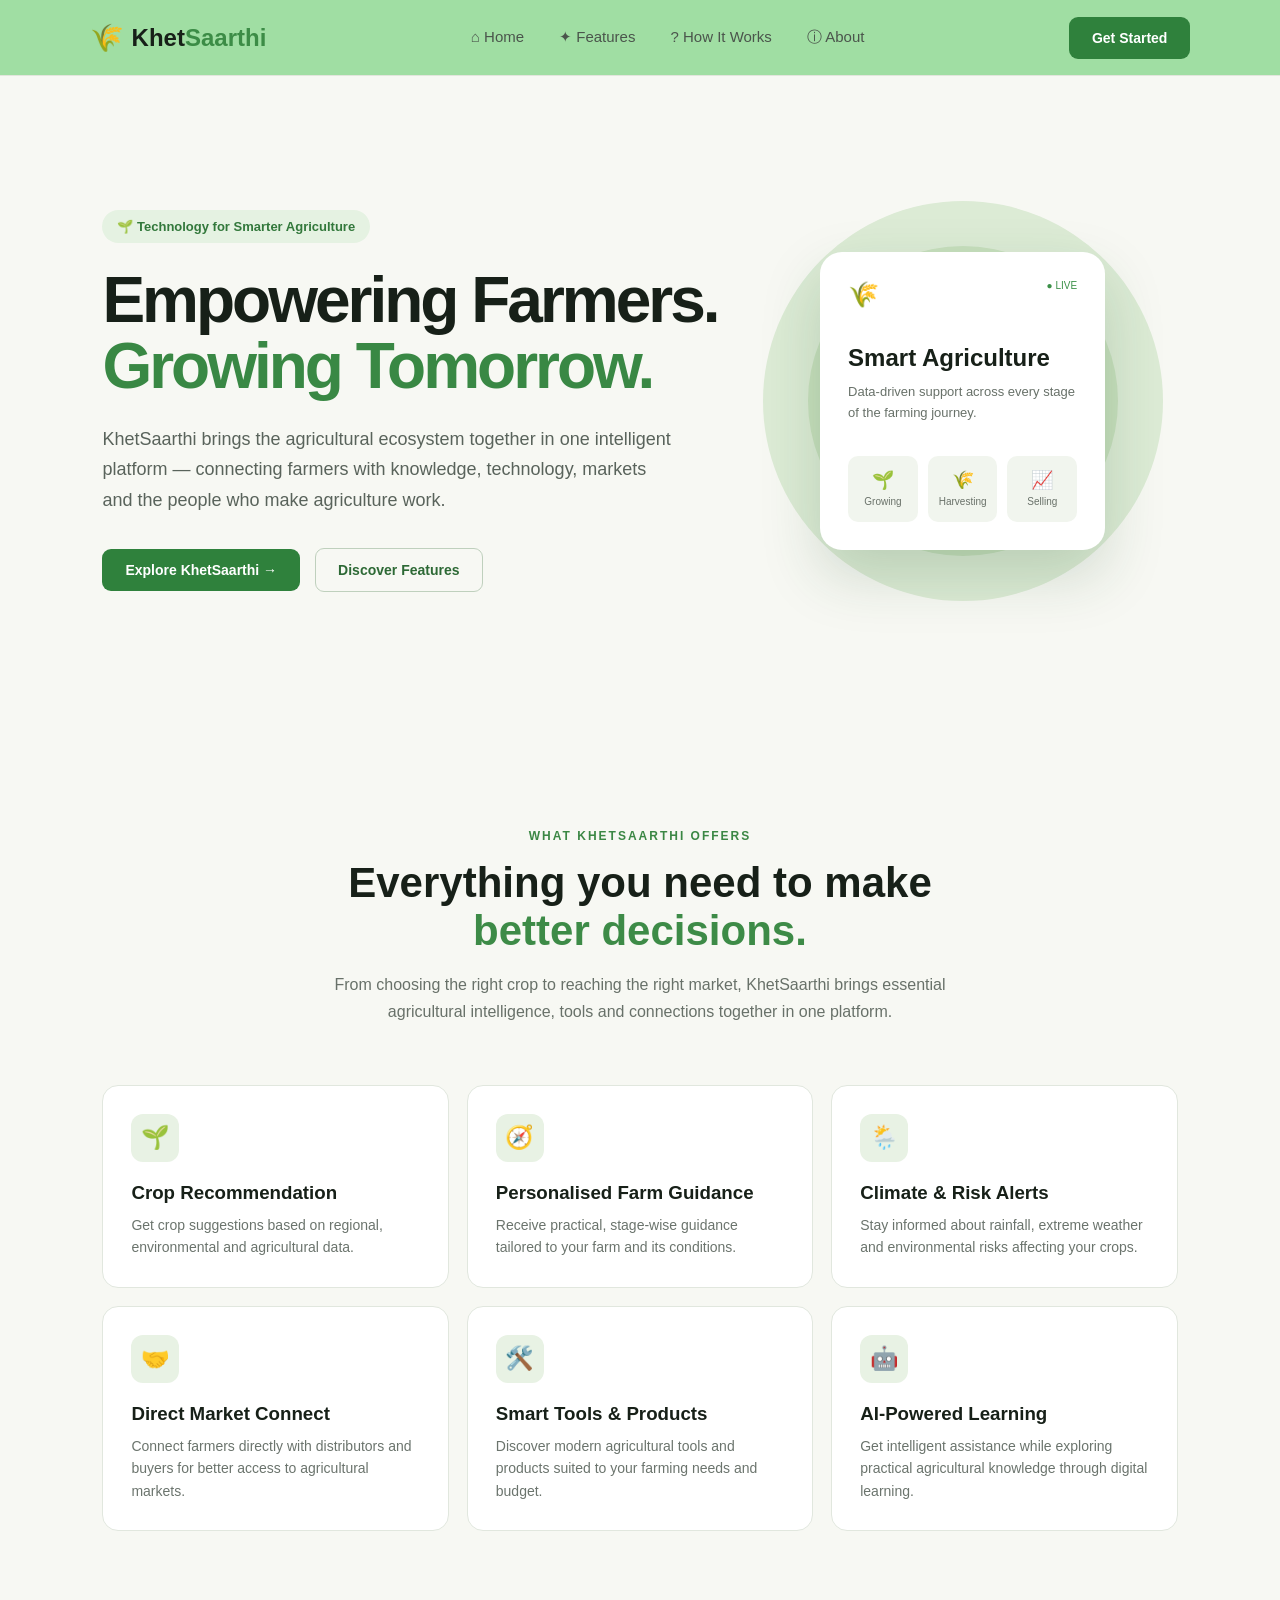
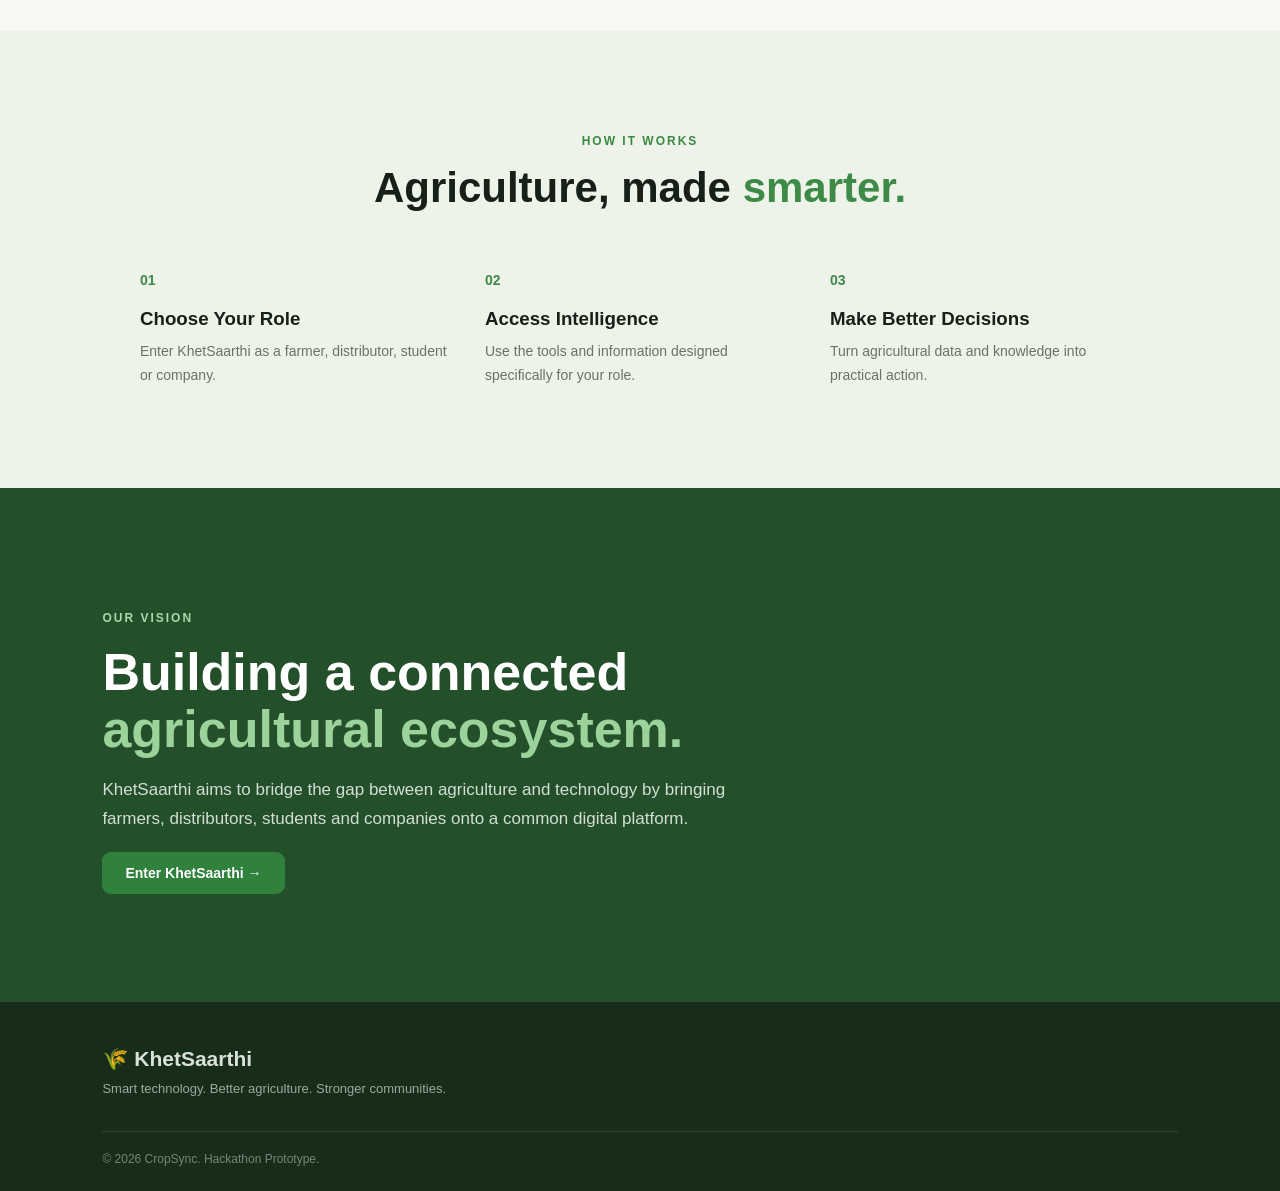
<file: index.html>
<!DOCTYPE html>
<html lang="en">
<head>
    <meta charset="UTF-8">
    <meta name="viewport" content="width=device-width, initial-scale=1.0">

    <title>KhetSaarthi | Smart Farming, Smarter Decisions</title>

    <link rel="stylesheet" href="style.css">
</head>

<body>

    <!-- NAVBAR -->
    <header class="navbar">

        <div class="logo">
            <span class="logo-icon">🌾</span>
            <span>Khet<span>Saarthi</span></span>
        </div>

        <nav>

            <a href="#home">
                <span class="nav-icon">⌂</span>
                Home
            </a>

            <a href="#features">
                <span class="nav-icon">✦</span>
                Features
            </a>

            <a href="#how-it-works">
                <span class="nav-icon">?</span>
                How It Works
            </a>

            <a href="#about">
                <span class="nav-icon">ⓘ</span>
                About
            </a>

        </nav>

        <!-- Takes user to profile selection -->
        <a href="profile.html" class="nav-btn">
            Get Started
        </a>

    </header>


    <!-- HERO -->
    <main>

        <section class="hero" id="home">

            <div class="hero-content">

                <div class="tag">
                    🌱 Technology for Smarter Agriculture
                </div>

                <h1>
                    Empowering Farmers.<br>
                    <span>Growing Tomorrow.</span>
                </h1>

                <p>
                    KhetSaarthi brings the agricultural ecosystem together
                    in one intelligent platform — connecting farmers with
                    knowledge, technology, markets and the people who make
                    agriculture work.
                </p>

                <div class="hero-buttons">

                    <!-- Detailed KhetSaarthi features page -->
                    <a href="features.html" class="primary-btn">
                        Explore KhetSaarthi →
                    </a>

                    <a href="#features" class="secondary-btn">
                        Discover Features
                    </a>

                </div>

            </div>


            <div class="hero-visual">

                <div class="circle circle-one"></div>
                <div class="circle circle-two"></div>

                <div class="farm-card">

                    <div class="farm-top">
                        <span>🌾</span>
                        <span class="live">● LIVE</span>
                    </div>

                    <h3>Smart Agriculture</h3>

                    <p>
                        Data-driven support across every stage
                        of the farming journey.
                    </p>

                    <div class="mini-stats">

                        <div>
                            <strong>🌱</strong>
                            <small>Growing</small>
                        </div>

                        <div>
                            <strong>🌾</strong>
                            <small>Harvesting</small>
                        </div>

                        <div>
                            <strong>📈</strong>
                            <small>Selling</small>
                        </div>

                    </div>

                </div>

            </div>

        </section>


        <!-- FEATURES -->
        <section class="features-section" id="features">

            <div class="section-heading">

                <span>WHAT KHETSAARTHI OFFERS</span>

                <h2>
                    Everything you need to make
                    <span>better decisions.</span>
                </h2>

                <p>
                    From choosing the right crop to reaching the right market,
                    KhetSaarthi brings essential agricultural intelligence,
                    tools and connections together in one platform.
                </p>

            </div>


            <div class="feature-grid">

                <div class="feature-card">

                    <div class="feature-icon">🌱</div>

                    <h3>Crop Recommendation</h3>

                    <p>
                        Get crop suggestions based on regional,
                        environmental and agricultural data.
                    </p>

                </div>


                <div class="feature-card">

                    <div class="feature-icon">🧭</div>

                    <h3>Personalised Farm Guidance</h3>

                    <p>
                        Receive practical, stage-wise guidance
                        tailored to your farm and its conditions.
                    </p>

                </div>


                <div class="feature-card">

                    <div class="feature-icon">🌦️</div>

                    <h3>Climate & Risk Alerts</h3>

                    <p>
                        Stay informed about rainfall, extreme weather
                        and environmental risks affecting your crops.
                    </p>

                </div>


                <div class="feature-card">

                    <div class="feature-icon">🤝</div>

                    <h3>Direct Market Connect</h3>

                    <p>
                        Connect farmers directly with distributors and
                        buyers for better access to agricultural markets.
                    </p>

                </div>


                <div class="feature-card">

                    <div class="feature-icon">🛠️</div>

                    <h3>Smart Tools & Products</h3>

                    <p>
                        Discover modern agricultural tools and products
                        suited to your farming needs and budget.
                    </p>

                </div>


                <div class="feature-card">

                    <div class="feature-icon">🤖</div>

                    <h3>AI-Powered Learning</h3>

                    <p>
                        Get intelligent assistance while exploring practical
                        agricultural knowledge through digital learning.
                    </p>

                </div>

            </div>

        </section>


        <!-- HOW IT WORKS -->
        <section class="how-section" id="how-it-works">

            <div class="section-heading">

                <span>HOW IT WORKS</span>

                <h2>
                    Agriculture, made <span>smarter.</span>
                </h2>

            </div>


            <div class="steps">

                <div class="step">

                    <div class="step-number">01</div>

                    <h3>Choose Your Role</h3>

                    <p>
                        Enter KhetSaarthi as a farmer, distributor,
                        student or company.
                    </p>

                </div>


                <div class="step">

                    <div class="step-number">02</div>

                    <h3>Access Intelligence</h3>

                    <p>
                        Use the tools and information designed
                        specifically for your role.
                    </p>

                </div>


                <div class="step">

                    <div class="step-number">03</div>

                    <h3>Make Better Decisions</h3>

                    <p>
                        Turn agricultural data and knowledge
                        into practical action.
                    </p>

                </div>

            </div>

        </section>


        <!-- ABOUT -->
        <section class="about-section" id="about">

            <div class="about-content">

                <span>OUR VISION</span>

                <h2>
                    Building a connected
                    <span>agricultural ecosystem.</span>
                </h2>

                <p>
                    KhetSaarthi aims to bridge the gap between
                    agriculture and technology by bringing farmers,
                    distributors, students and companies onto
                    a common digital platform.
                </p>

                <a href="profile.html" class="primary-btn">
                    Enter KhetSaarthi →
                </a>

            </div>

        </section>

    </main>


    <!-- FOOTER -->
    <footer>

        <div class="footer-logo">
            🌾 KhetSaarthi
        </div>

        <p>
            Smart technology. Better agriculture. Stronger communities.
        </p>

        <div class="footer-bottom">
            © 2026 CropSync. Hackathon Prototype.
        </div>

    </footer>


    <script src="script.js"></script>

</body>
</html>
</file>
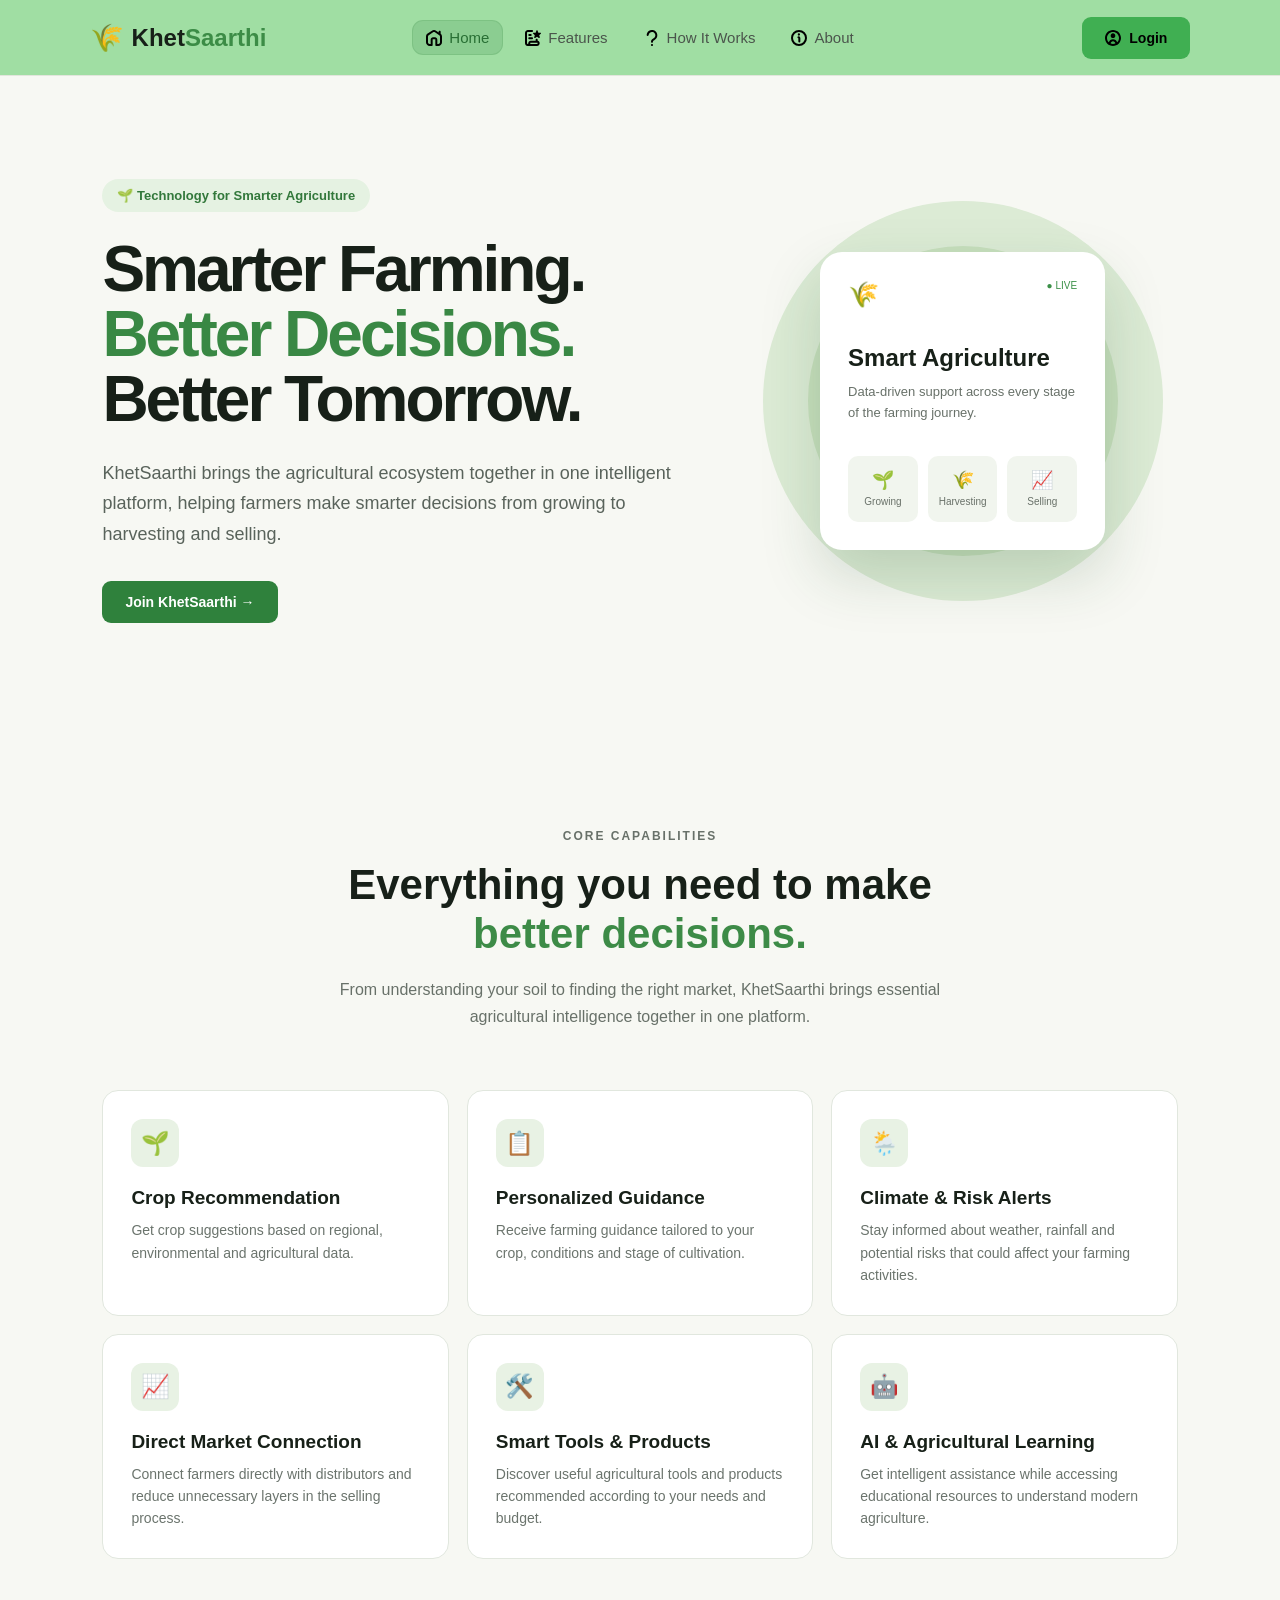
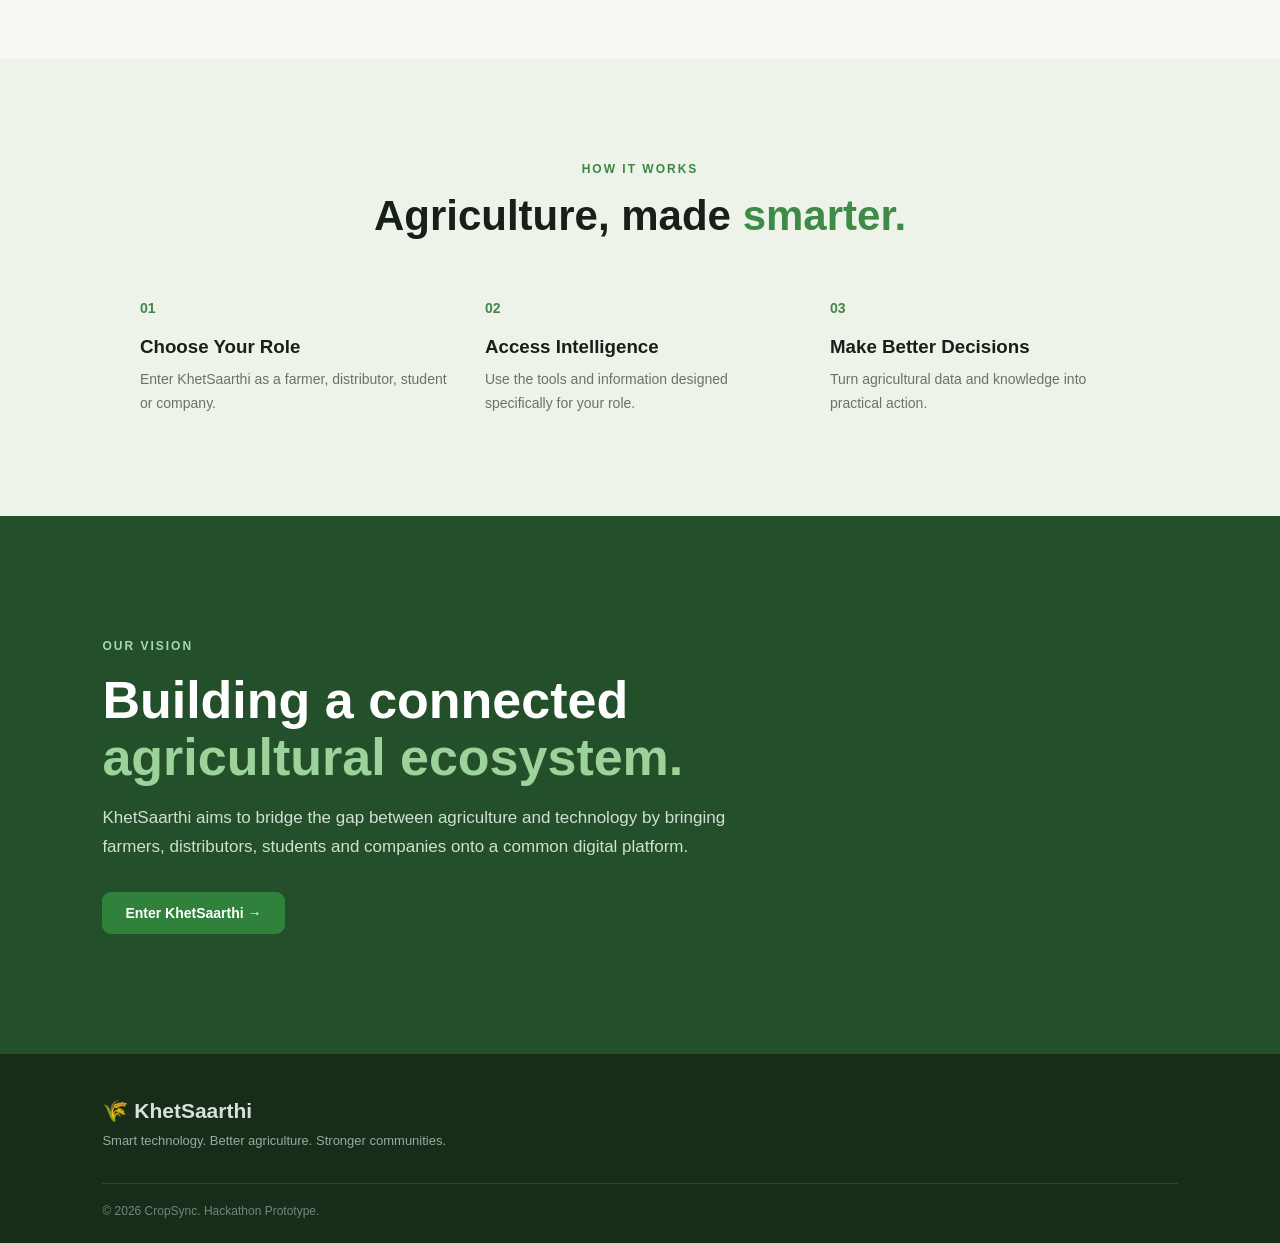
<file: frontend/index.html>
<!DOCTYPE html>
<html lang="en">

<head>
    <meta charset="UTF-8">
    <meta name="viewport" content="width=device-width, initial-scale=1.0">

    <title>KhetSaarthi | Smart Farming, Smarter Decisions</title>

    <link rel="stylesheet" href="style.css">
</head>

<body>

    <!-- ================= NAVBAR ================= -->

    <header class="navbar">

        <div class="logo">

            <span class="logo-icon">🌾</span>

            <span>
                Khet<span>Saarthi</span>
            </span>

        </div>


        <nav class="main-nav">

            <!-- Sliding active indicator -->
            <span class="nav-indicator"></span>


            <a href="#home" class="nav-link active">

                <img src="assests/icons/home.svg" alt="home icon">

                <span>Home</span>

            </a>


            <a href="#features" class="nav-link">

                <img src="assests/icons/features.svg" alt="features icon">

                <span>Features</span>

            </a>


            <a href="#how-it-works" class="nav-link">

                <img src="assests/icons/question.svg" alt="question icon">

                <span>How It Works</span>

            </a>


            <a href="#about" class="nav-link">

                <img src="assests/icons/info.svg" alt="info icon">

                <span>About</span>

            </a>

        </nav>


        <!-- Login -->

        <a href="dashboard.html" class="nav-btn">

            <img src="assests/icons/user.svg" alt="user icon">

            <span>Login</span>

        </a>

    </header>



    <!-- ================= MAIN CONTENT ================= -->

    <main>


        <!-- ================= HERO ================= -->

        <section class="hero" id="home">

            <div class="hero-content">

                <div class="tag">
                    🌱 Technology for Smarter Agriculture
                </div>


                <h1>
                    Smarter Farming.<br>
                    <span>Better Decisions.</span><br>
                    Better Tomorrow.
                </h1>


                <p>
                    KhetSaarthi brings the agricultural ecosystem together
                    in one intelligent platform, helping farmers make
                    smarter decisions from growing to harvesting and selling.
                </p>


                <div class="hero-buttons">

                    <!-- Main entry point -->

                    <a href="dashboard.html" class="primary-btn">
                        Join KhetSaarthi →
                    </a>

                </div>

            </div>



            <!-- HERO VISUAL -->

            <div class="hero-visual">

                <div class="circle circle-one"></div>

                <div class="circle circle-two"></div>


                <div class="farm-card">

                    <div class="farm-top">

                        <span>🌾</span>

                        <span class="live">
                            ● LIVE
                        </span>

                    </div>


                    <h3>
                        Smart Agriculture
                    </h3>


                    <p>
                        Data-driven support across every stage
                        of the farming journey.
                    </p>


                    <div class="mini-stats">

                        <div>

                            <strong>🌱</strong>

                            <small>
                                Growing
                            </small>

                        </div>


                        <div>

                            <strong>🌾</strong>

                            <small>
                                Harvesting
                            </small>

                        </div>


                        <div>

                            <strong>📈</strong>

                            <small>
                                Selling
                            </small>

                        </div>

                    </div>

                </div>

            </div>

        </section>



        <!-- ================= FEATURES ================= -->

        <section class="section features-section" id="features">

            <div class="section-heading center">

                <p class="eyebrow">
                    CORE CAPABILITIES
                </p>


                <h2>
                    Everything you need to make<br>
                    <span>better decisions.</span>
                </h2>


                <p>
                    From understanding your soil to finding the right market,
                    KhetSaarthi brings essential agricultural intelligence
                    together in one platform.
                </p>

            </div>



            <div class="feature-grid">


                <!-- FEATURE 1 -->

                <div class="feature-card">

                    <div class="feature-icon">
                        🌱
                    </div>


                    <h3>
                        Crop Recommendation
                    </h3>


                    <p>
                        Get crop suggestions based on regional, environmental
                        and agricultural data.
                    </p>

                </div>



                <!-- FEATURE 2 -->

                <div class="feature-card">

                    <div class="feature-icon">
                        📋
                    </div>


                    <h3>
                        Personalized Guidance
                    </h3>


                    <p>
                        Receive farming guidance tailored to your crop,
                        conditions and stage of cultivation.
                    </p>

                </div>



                <!-- FEATURE 3 -->

                <div class="feature-card">

                    <div class="feature-icon">
                        🌦️
                    </div>


                    <h3>
                        Climate & Risk Alerts
                    </h3>


                    <p>
                        Stay informed about weather, rainfall and potential
                        risks that could affect your farming activities.
                    </p>

                </div>



                <!-- FEATURE 4 -->

                <div class="feature-card">

                    <div class="feature-icon">
                        📈
                    </div>


                    <h3>
                        Direct Market Connection
                    </h3>


                    <p>
                        Connect farmers directly with distributors and reduce
                        unnecessary layers in the selling process.
                    </p>

                </div>



                <!-- FEATURE 5 -->

                <div class="feature-card">

                    <div class="feature-icon">
                        🛠️
                    </div>


                    <h3>
                        Smart Tools & Products
                    </h3>


                    <p>
                        Discover useful agricultural tools and products
                        recommended according to your needs and budget.
                    </p>

                </div>



                <!-- FEATURE 6 -->

                <div class="feature-card">

                    <div class="feature-icon">
                        🤖
                    </div>


                    <h3>
                        AI & Agricultural Learning
                    </h3>


                    <p>
                        Get intelligent assistance while accessing educational
                        resources to understand modern agriculture.
                    </p>

                </div>

            </div>

        </section>



        <!-- ================= HOW IT WORKS ================= -->

        <section class="how-section" id="how-it-works">

            <div class="section-heading">

                <span>
                    HOW IT WORKS
                </span>


                <h2>
                    Agriculture, made
                    <span>smarter.</span>
                </h2>

            </div>



            <div class="steps">


                <!-- STEP 1 -->

                <div class="step">

                    <div class="step-number">
                        01
                    </div>


                    <h3>
                        Choose Your Role
                    </h3>


                    <p>
                        Enter KhetSaarthi as a farmer, distributor,
                        student or company.
                    </p>

                </div>



                <!-- STEP 2 -->

                <div class="step">

                    <div class="step-number">
                        02
                    </div>


                    <h3>
                        Access Intelligence
                    </h3>


                    <p>
                        Use the tools and information designed
                        specifically for your role.
                    </p>

                </div>



                <!-- STEP 3 -->

                <div class="step">

                    <div class="step-number">
                        03
                    </div>


                    <h3>
                        Make Better Decisions
                    </h3>


                    <p>
                        Turn agricultural data and knowledge
                        into practical action.
                    </p>

                </div>

            </div>

        </section>



        <!-- ================= ABOUT ================= -->

        <section class="about-section" id="about">

            <div class="about-content">

                <span>
                    OUR VISION
                </span>


                <h2>
                    Building a connected
                    <span>agricultural ecosystem.</span>
                </h2>


                <p>
                    KhetSaarthi aims to bridge the gap between
                    agriculture and technology by bringing farmers,
                    distributors, students and companies onto
                    a common digital platform.
                </p>


                <a href="dashboard.html" class="primary-btn">
                    Enter KhetSaarthi →
                </a>

            </div>

        </section>

    </main>



    <!-- ================= FOOTER ================= -->

    <footer>

        <div class="footer-logo">
            🌾 KhetSaarthi
        </div>


        <p>
            Smart technology. Better agriculture. Stronger communities.
        </p>


        <div class="footer-bottom">
            © 2026 CropSync. Hackathon Prototype.
        </div>

    </footer>



    <!-- ================= JAVASCRIPT ================= -->

    <script src="script.js"></script>

</body>

</html>
</file>
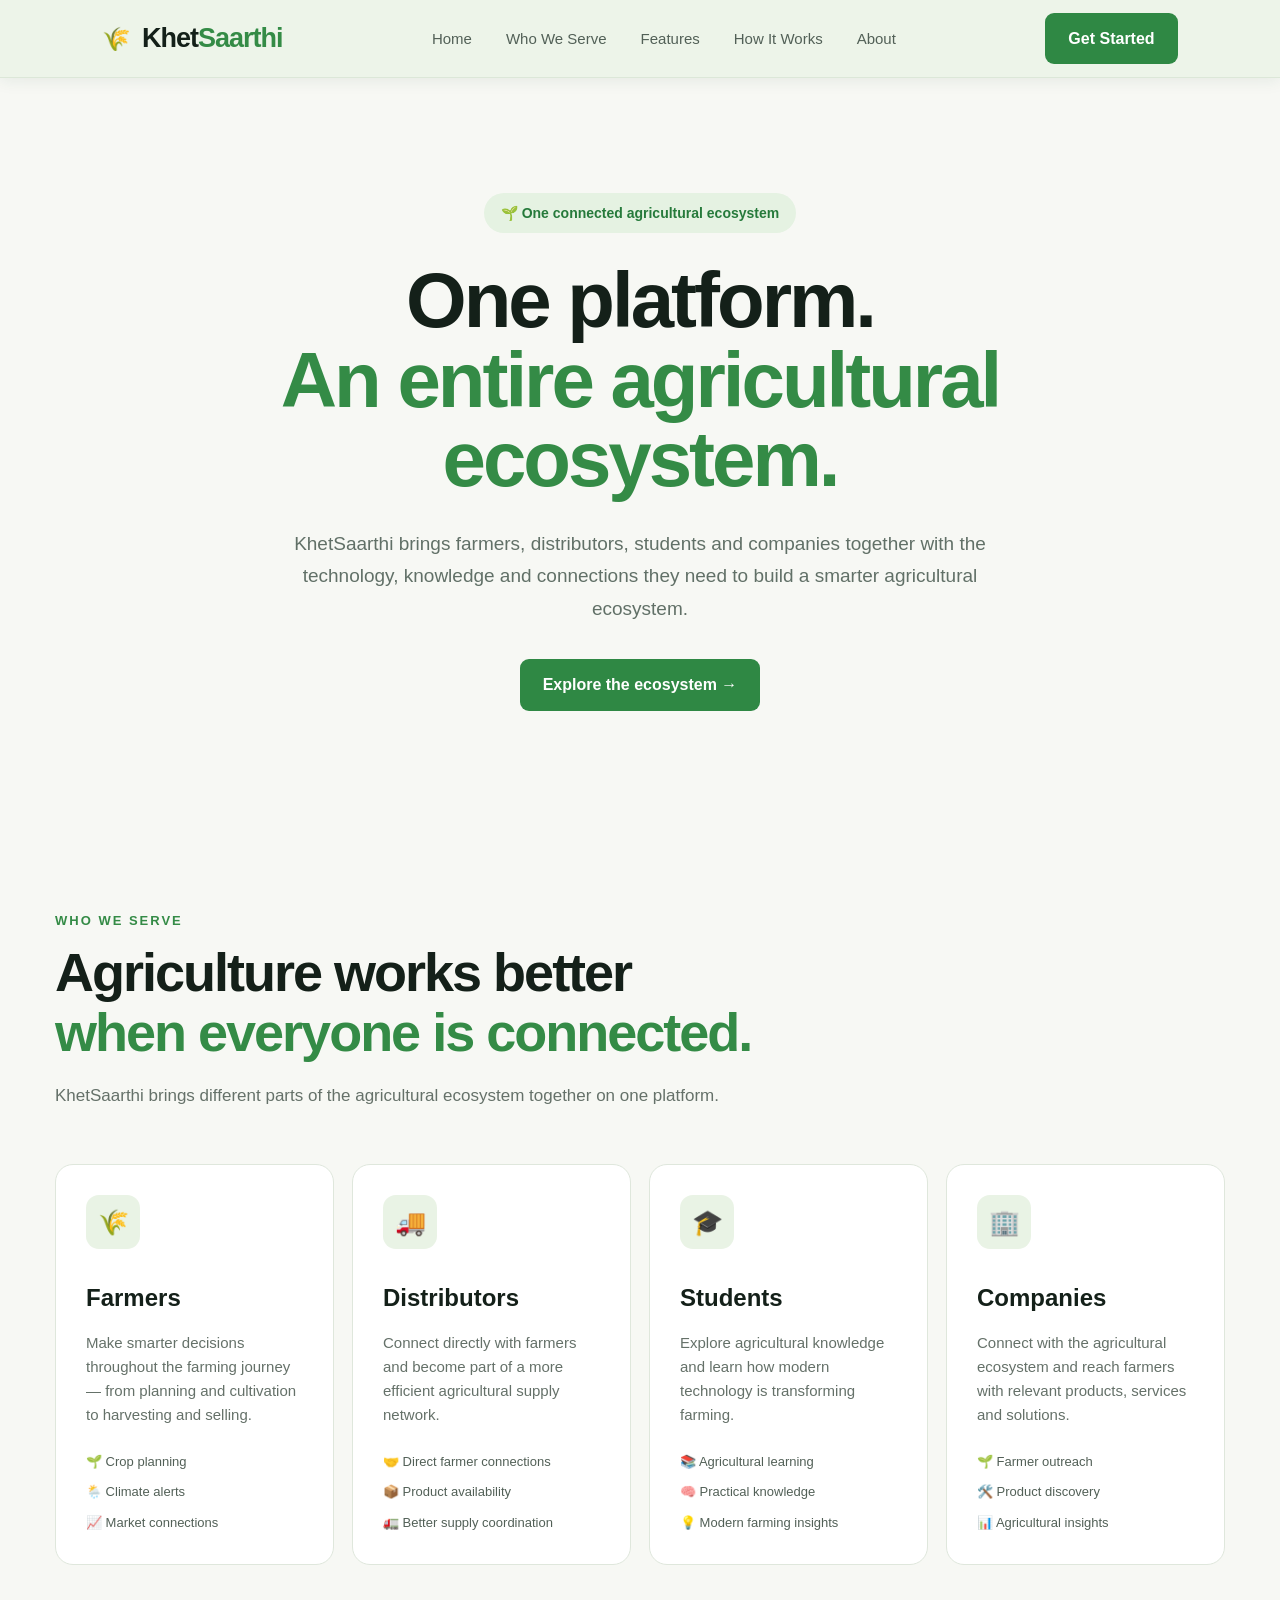
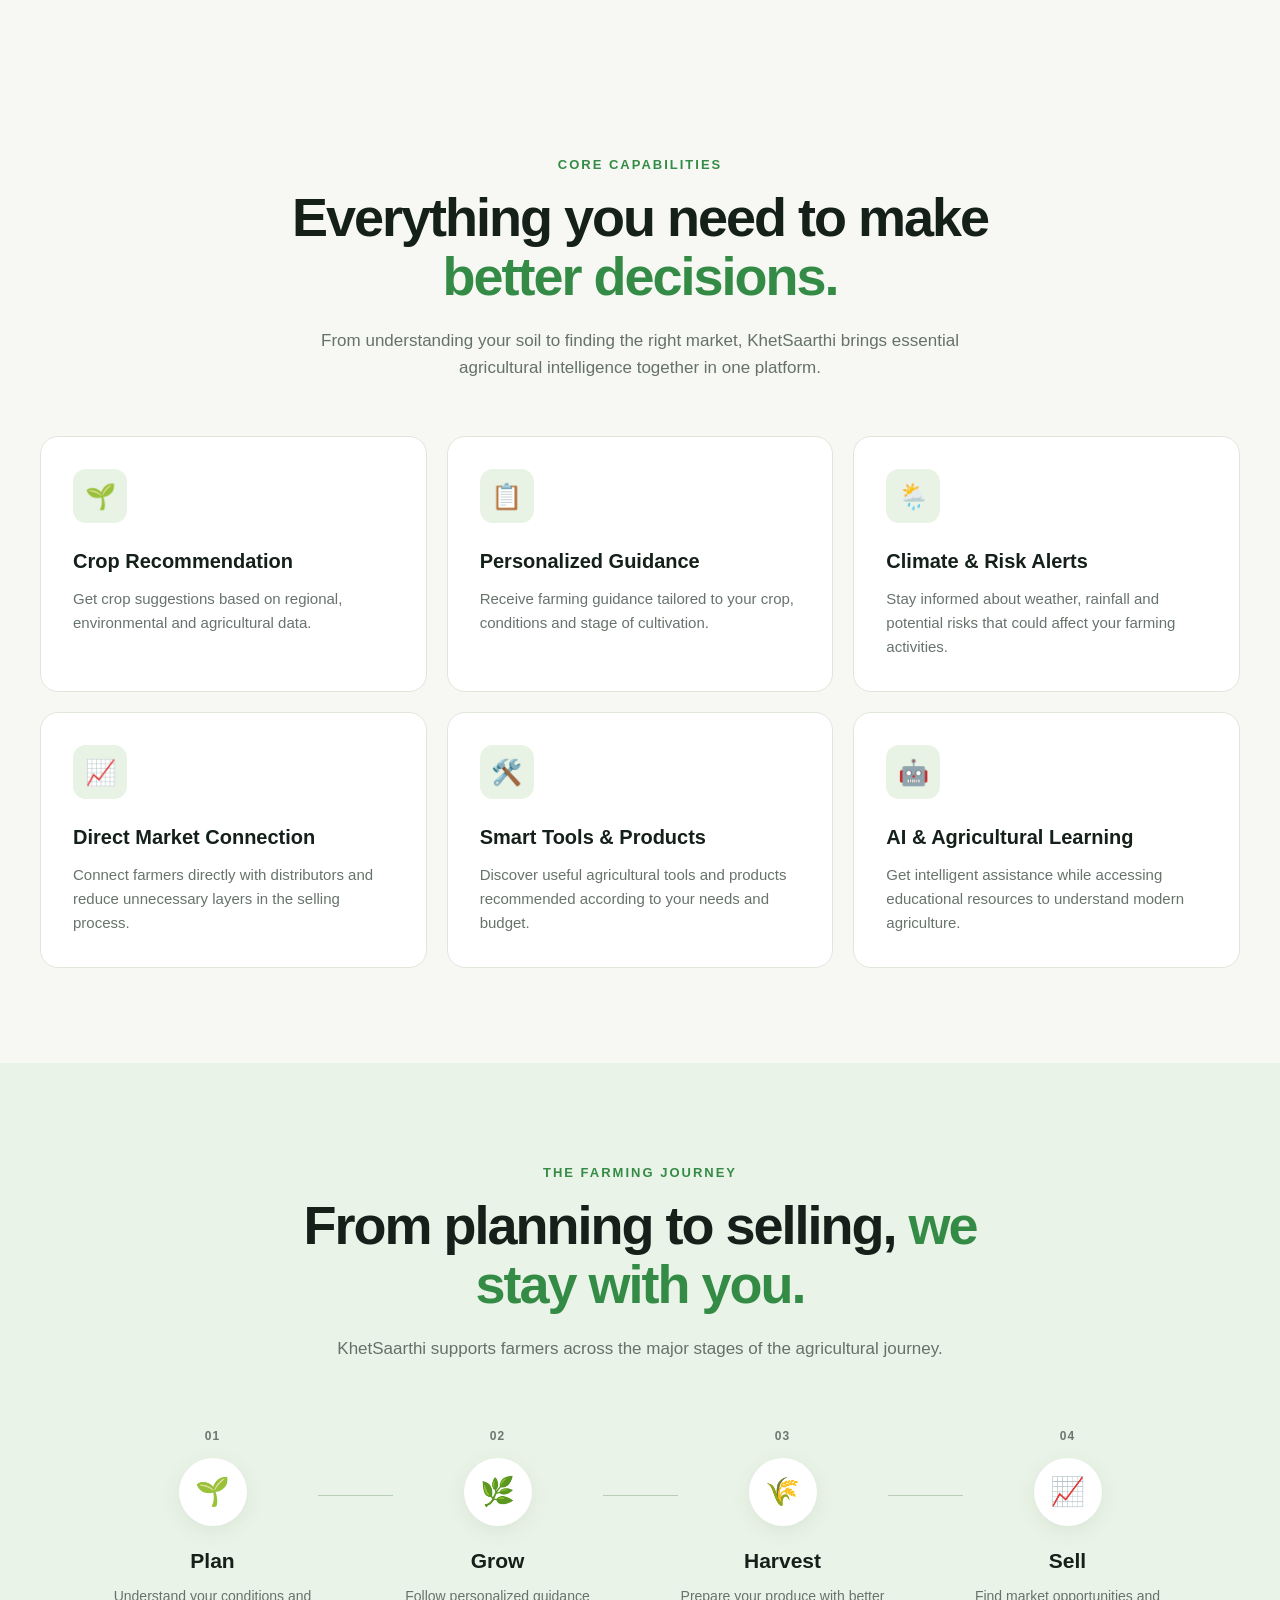
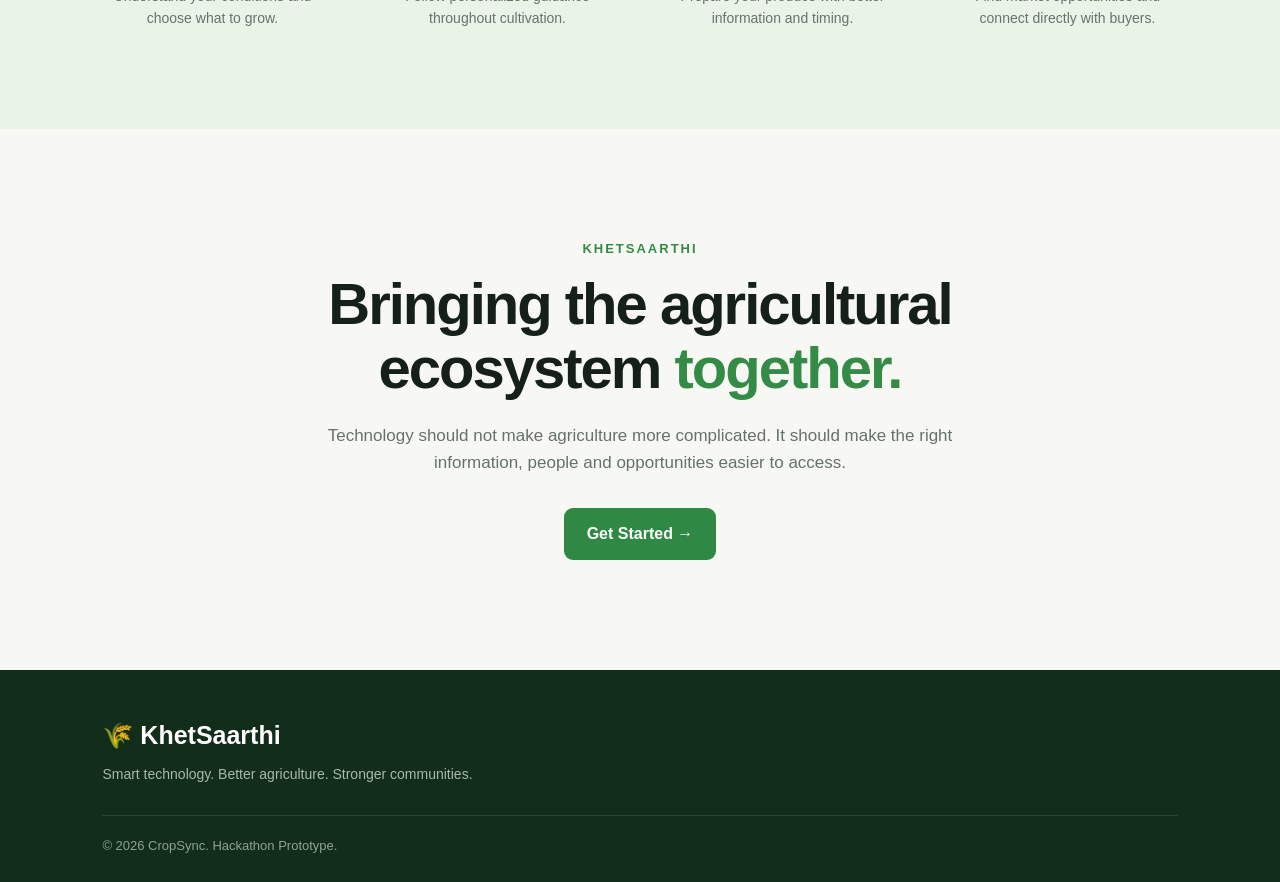
<file: features.html>
<!DOCTYPE html>
<html lang="en">
<head>
    <meta charset="UTF-8">
    <meta name="viewport" content="width=device-width, initial-scale=1.0">

    <title>KhetSaarthi | Features</title>

    <link rel="stylesheet" href="features.css">
</head>

<body>

    <!-- NAVBAR -->
    <header class="navbar">

        <a href="index.html" class="logo">
            <span class="logo-icon">🌾</span>
            Khet<span>Saarthi</span>
        </a>

        <nav>
            <a href="index.html">Home</a>
            <a href="#stakeholders">Who We Serve</a>
            <a href="#features">Features</a>
            <a href="#journey">How It Works</a>
            <a href="#about">About</a>
        </nav>

        <a href="profile.html" class="nav-button">
            Get Started
        </a>

    </header>


    <!-- HERO -->
    <section class="hero">

        <div class="hero-tag">
            🌱 One connected agricultural ecosystem
        </div>

        <h1>
            One platform.<br>
            <span>An entire agricultural ecosystem.</span>
        </h1>

        <p>
            KhetSaarthi brings farmers, distributors, students and companies
            together with the technology, knowledge and connections they need
            to build a smarter agricultural ecosystem.
        </p>

        <a href="#stakeholders" class="primary-button">
            Explore the ecosystem →
        </a>

    </section>


    <!-- STAKEHOLDERS -->
    <section class="section" id="stakeholders">

        <div class="section-heading">
            <p class="eyebrow">WHO WE SERVE</p>

            <h2>
                Agriculture works better<br>
                <span>when everyone is connected.</span>
            </h2>

            <p>
                KhetSaarthi brings different parts of the agricultural
                ecosystem together on one platform.
            </p>
        </div>


        <div class="stakeholder-grid">

            <!-- FARMER -->
            <div class="stakeholder-card farmer-card">

                <div class="card-icon">🌾</div>

                <h3>Farmers</h3>

                <p>
                    Make smarter decisions throughout the farming journey —
                    from planning and cultivation to harvesting and selling.
                </p>

                <div class="card-list">
                    <span>🌱 Crop planning</span>
                    <span>🌦️ Climate alerts</span>
                    <span>📈 Market connections</span>
                </div>

            </div>


            <!-- DISTRIBUTOR -->
            <div class="stakeholder-card">

                <div class="card-icon">🚚</div>

                <h3>Distributors</h3>

                <p>
                    Connect directly with farmers and become part of a more
                    efficient agricultural supply network.
                </p>

                <div class="card-list">
                    <span>🤝 Direct farmer connections</span>
                    <span>📦 Product availability</span>
                    <span>🚛 Better supply coordination</span>
                </div>

            </div>


            <!-- STUDENT -->
            <div class="stakeholder-card">

                <div class="card-icon">🎓</div>

                <h3>Students</h3>

                <p>
                    Explore agricultural knowledge and learn how modern
                    technology is transforming farming.
                </p>

                <div class="card-list">
                    <span>📚 Agricultural learning</span>
                    <span>🧠 Practical knowledge</span>
                    <span>💡 Modern farming insights</span>
                </div>

            </div>


            <!-- COMPANY -->
            <div class="stakeholder-card">

                <div class="card-icon">🏢</div>

                <h3>Companies</h3>

                <p>
                    Connect with the agricultural ecosystem and reach farmers
                    with relevant products, services and solutions.
                </p>

                <div class="card-list">
                    <span>🌱 Farmer outreach</span>
                    <span>🛠️ Product discovery</span>
                    <span>📊 Agricultural insights</span>
                </div>

            </div>

        </div>

    </section>


    <!-- FEATURES -->
    <section class="section features-section" id="features">

        <div class="section-heading center">

            <p class="eyebrow">CORE CAPABILITIES</p>

            <h2>
                Everything you need to make<br>
                <span>better decisions.</span>
            </h2>

            <p>
                From understanding your soil to finding the right market,
                KhetSaarthi brings essential agricultural intelligence
                together in one platform.
            </p>

        </div>


        <div class="feature-grid">

            <div class="feature-card">

                <div class="feature-icon">🌱</div>

                <h3>Crop Recommendation</h3>

                <p>
                    Get crop suggestions based on regional, environmental
                    and agricultural data.
                </p>

            </div>


            <div class="feature-card">

                <div class="feature-icon">📋</div>

                <h3>Personalized Guidance</h3>

                <p>
                    Receive farming guidance tailored to your crop,
                    conditions and stage of cultivation.
                </p>

            </div>


            <div class="feature-card">

                <div class="feature-icon">🌦️</div>

                <h3>Climate & Risk Alerts</h3>

                <p>
                    Stay informed about weather, rainfall and potential
                    risks that could affect your farming activities.
                </p>

            </div>


            <div class="feature-card">

                <div class="feature-icon">📈</div>

                <h3>Direct Market Connection</h3>

                <p>
                    Connect farmers directly with distributors and reduce
                    unnecessary layers in the selling process.
                </p>

            </div>


            <div class="feature-card">

                <div class="feature-icon">🛠️</div>

                <h3>Smart Tools & Products</h3>

                <p>
                    Discover useful agricultural tools and products
                    recommended according to your needs and budget.
                </p>

            </div>


            <div class="feature-card">

                <div class="feature-icon">🤖</div>

                <h3>AI & Agricultural Learning</h3>

                <p>
                    Get intelligent assistance while accessing educational
                    resources to understand modern agriculture.
                </p>

            </div>

        </div>

    </section>


    <!-- FARMING JOURNEY -->
    <section class="journey-section" id="journey">

        <div class="section-heading center">

            <p class="eyebrow">THE FARMING JOURNEY</p>

            <h2>
                From planning to selling,
                <span>we stay with you.</span>
            </h2>

            <p>
                KhetSaarthi supports farmers across the major stages
                of the agricultural journey.
            </p>

        </div>


        <div class="journey">

            <div class="journey-step">

                <div class="step-number">01</div>

                <div class="step-icon">🌱</div>

                <h3>Plan</h3>

                <p>
                    Understand your conditions and choose what to grow.
                </p>

            </div>


            <div class="journey-line"></div>


            <div class="journey-step">

                <div class="step-number">02</div>

                <div class="step-icon">🌿</div>

                <h3>Grow</h3>

                <p>
                    Follow personalized guidance throughout cultivation.
                </p>

            </div>


            <div class="journey-line"></div>


            <div class="journey-step">

                <div class="step-number">03</div>

                <div class="step-icon">🌾</div>

                <h3>Harvest</h3>

                <p>
                    Prepare your produce with better information and timing.
                </p>

            </div>


            <div class="journey-line"></div>


            <div class="journey-step">

                <div class="step-number">04</div>

                <div class="step-icon">📈</div>

                <h3>Sell</h3>

                <p>
                    Find market opportunities and connect directly with buyers.
                </p>

            </div>

        </div>

    </section>


    <!-- ABOUT / CTA -->
    <section class="about-section" id="about">

        <div class="about-content">

            <p class="eyebrow">KHETSAARTHI</p>

            <h2>
                Bringing the agricultural ecosystem
                <span>together.</span>
            </h2>

            <p>
                Technology should not make agriculture more complicated.
                It should make the right information, people and opportunities
                easier to access.
            </p>

            <a href="profile.html" class="primary-button">
                Get Started →
            </a>

        </div>

    </section>


    <!-- FOOTER -->
    <footer>

        <div class="footer-logo">
            🌾 KhetSaarthi
        </div>

        <p>
            Smart technology. Better agriculture. Stronger communities.
        </p>

        <div class="footer-bottom">
            © 2026 CropSync. Hackathon Prototype.
        </div>

    </footer>


    <script src="features.js"></script>

</body>
</html>
</file>
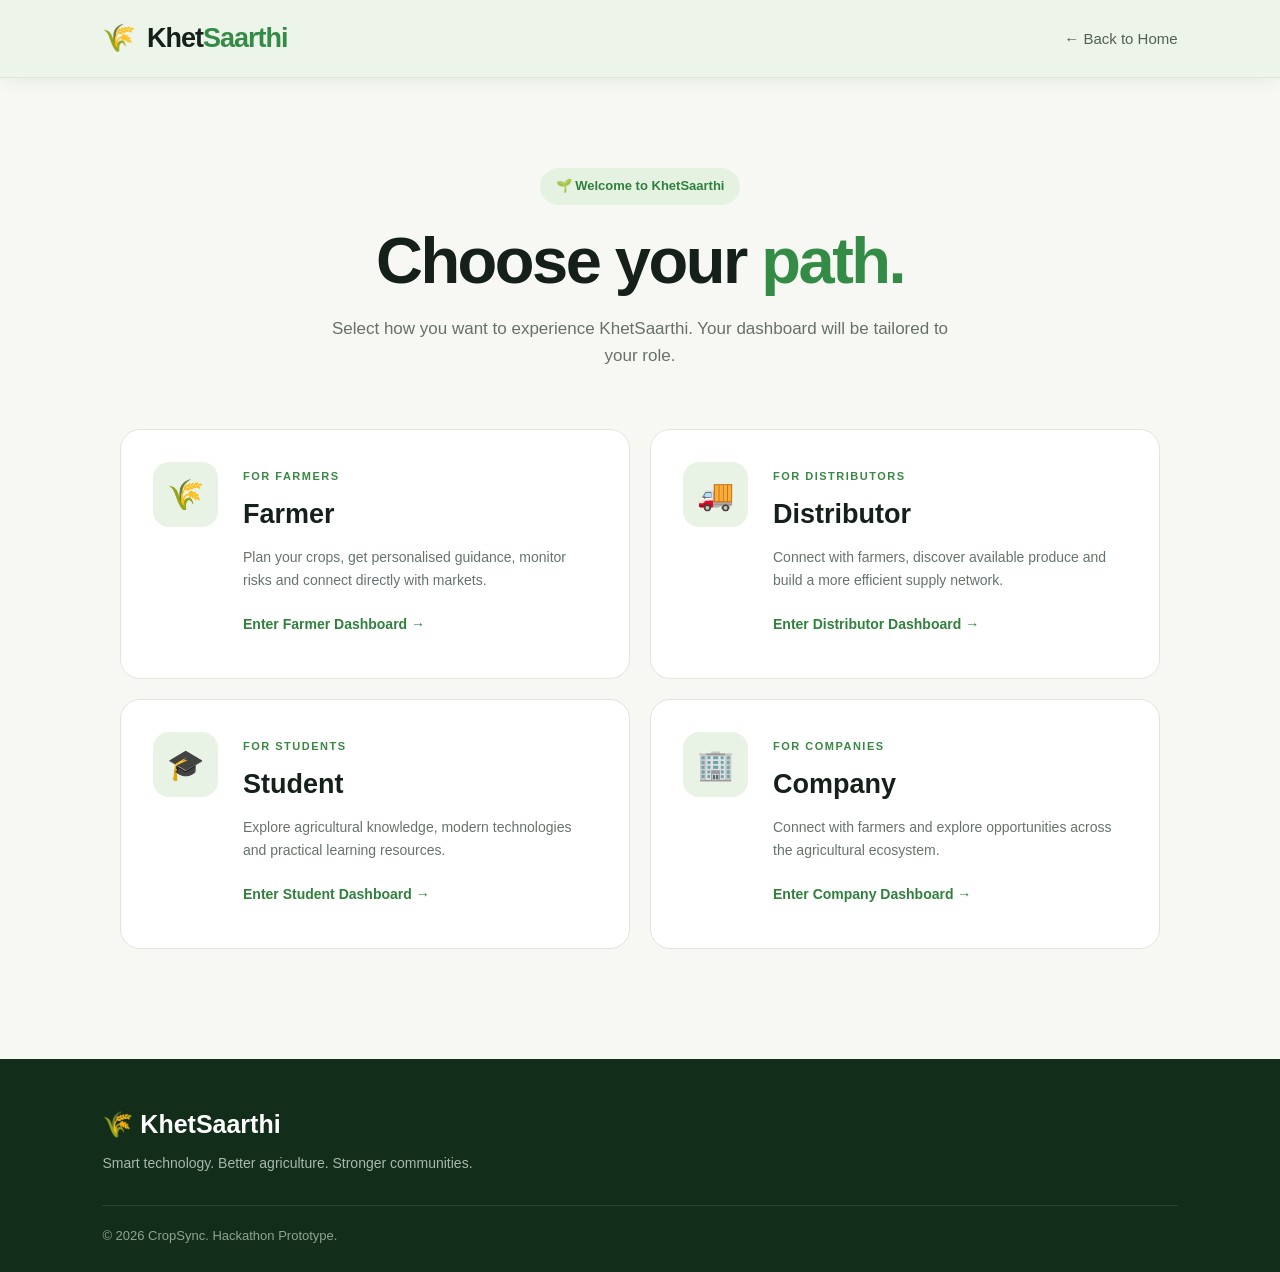
<file: profile.html>
<!DOCTYPE html>
<html lang="en">
<head>
    <meta charset="UTF-8">
    <meta name="viewport" content="width=device-width, initial-scale=1.0">

    <title>KhetSaarthi | Choose Your Role</title>

    <link rel="stylesheet" href="profile.css">
</head>

<body>

    <!-- NAVBAR -->
    <header class="navbar">

        <a href="index.html" class="logo">
            <span class="logo-icon">🌾</span>
            <span>Khet<span>Saarthi</span></span>
        </a>

        <a href="index.html" class="back-link">
            ← Back to Home
        </a>

    </header>


    <!-- ROLE SELECTION -->
    <main class="profile-page">

        <section class="profile-header">

            <div class="tag">
                🌱 Welcome to KhetSaarthi
            </div>

            <h1>
                Choose your <span>path.</span>
            </h1>

            <p>
                Select how you want to experience KhetSaarthi.
                Your dashboard will be tailored to your role.
            </p>

        </section>


        <section class="role-grid">

            <!-- FARMER -->
            <div class="role-card" onclick="selectRole('farmer')">

                <div class="role-icon">🌾</div>

                <div class="role-content">

                    <span class="role-label">FOR FARMERS</span>

                    <h2>Farmer</h2>

                    <p>
                        Plan your crops, get personalised guidance,
                        monitor risks and connect directly with markets.
                    </p>

                    <span class="role-action">
                        Enter Farmer Dashboard →
                    </span>

                </div>

            </div>


            <!-- DISTRIBUTOR -->
            <div class="role-card" onclick="selectRole('distributor')">

                <div class="role-icon">🚚</div>

                <div class="role-content">

                    <span class="role-label">FOR DISTRIBUTORS</span>

                    <h2>Distributor</h2>

                    <p>
                        Connect with farmers, discover available produce
                        and build a more efficient supply network.
                    </p>

                    <span class="role-action">
                        Enter Distributor Dashboard →
                    </span>

                </div>

            </div>


            <!-- STUDENT -->
            <div class="role-card" onclick="selectRole('student')">

                <div class="role-icon">🎓</div>

                <div class="role-content">

                    <span class="role-label">FOR STUDENTS</span>

                    <h2>Student</h2>

                    <p>
                        Explore agricultural knowledge, modern technologies
                        and practical learning resources.
                    </p>

                    <span class="role-action">
                        Enter Student Dashboard →
                    </span>

                </div>

            </div>


            <!-- COMPANY -->
            <div class="role-card" onclick="selectRole('company')">

                <div class="role-icon">🏢</div>

                <div class="role-content">

                    <span class="role-label">FOR COMPANIES</span>

                    <h2>Company</h2>

                    <p>
                        Connect with farmers and explore opportunities
                        across the agricultural ecosystem.
                    </p>

                    <span class="role-action">
                        Enter Company Dashboard →
                    </span>

                </div>

            </div>

        </section>

    </main>


    <!-- FOOTER -->
    <footer>

        <div class="footer-logo">
            🌾 KhetSaarthi
        </div>

        <p>
            Smart technology. Better agriculture. Stronger communities.
        </p>

        <div class="footer-bottom">
            © 2026 CropSync. Hackathon Prototype.
        </div>

    </footer>


    <script src="profile.js"></script>

</body>
</html>
</file>
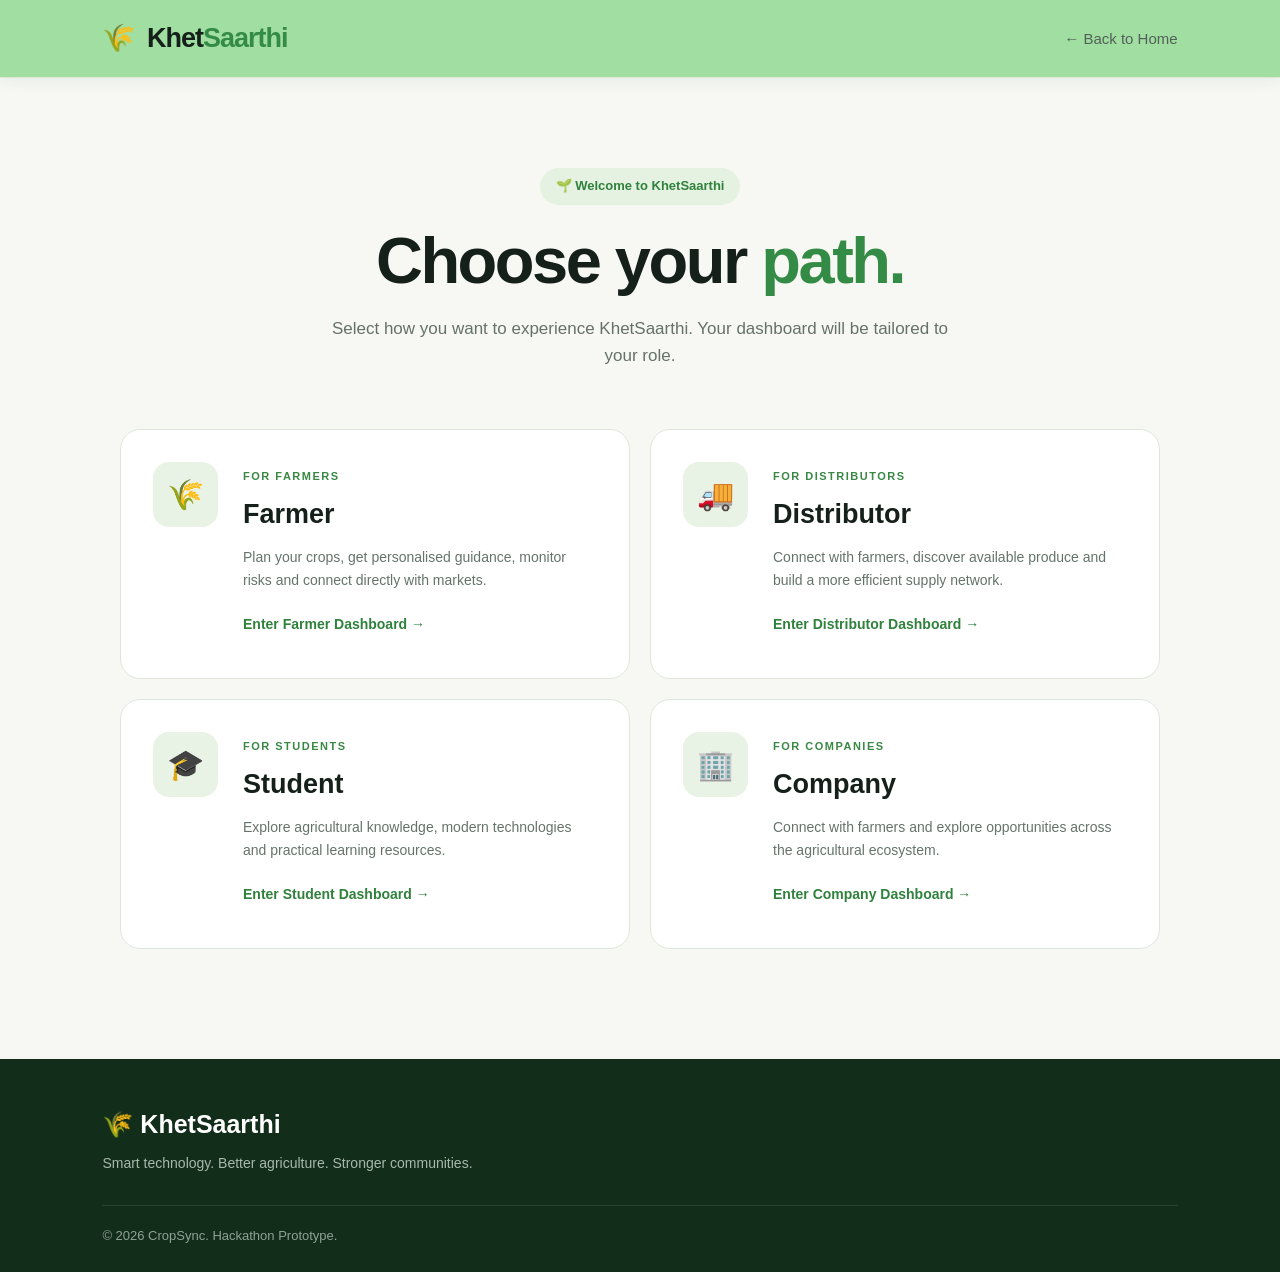
<file: frontend/dashboard.html>
<!DOCTYPE html>
<html lang="en">
<head>
    <meta charset="UTF-8">
    <meta name="viewport" content="width=device-width, initial-scale=1.0">

    <title>KhetSaarthi | Choose Your Role</title>

    <link rel="stylesheet" href="dashboard.css">
</head>

<body>

    <!-- NAVBAR -->
    <header class="navbar">

        <a href="index.html" class="logo">
            <span class="logo-icon">🌾</span>
            <span>Khet<span>Saarthi</span></span>
        </a>

        <a href="index.html" class="back-link">
            ← Back to Home
        </a>

    </header>


    <!-- ROLE SELECTION -->
    <main class="profile-page">

        <section class="profile-header">

            <div class="tag">
                🌱 Welcome to KhetSaarthi
            </div>

            <h1>
                Choose your <span>path.</span>
            </h1>

            <p>
                Select how you want to experience KhetSaarthi.
                Your dashboard will be tailored to your role.
            </p>

        </section>


        <section class="role-grid">

            <!-- FARMER -->
            <div class="role-card" onclick="selectRole('farmer')">

                <div class="role-icon">🌾</div>

                <div class="role-content">

                    <span class="role-label">FOR FARMERS</span>

                    <h2>Farmer</h2>

                    <p>
                        Plan your crops, get personalised guidance,
                        monitor risks and connect directly with markets.
                    </p>

                    <span class="role-action">
                        Enter Farmer Dashboard →
                    </span>

                </div>

            </div>


            <!-- DISTRIBUTOR -->
            <div class="role-card" onclick="selectRole('distributor')">

                <div class="role-icon">🚚</div>

                <div class="role-content">

                    <span class="role-label">FOR DISTRIBUTORS</span>

                    <h2>Distributor</h2>

                    <p>
                        Connect with farmers, discover available produce
                        and build a more efficient supply network.
                    </p>

                    <span class="role-action">
                        Enter Distributor Dashboard →
                    </span>

                </div>

            </div>


            <!-- STUDENT -->
            <div class="role-card" onclick="selectRole('student')">

                <div class="role-icon">🎓</div>

                <div class="role-content">

                    <span class="role-label">FOR STUDENTS</span>

                    <h2>Student</h2>

                    <p>
                        Explore agricultural knowledge, modern technologies
                        and practical learning resources.
                    </p>

                    <span class="role-action">
                        Enter Student Dashboard →
                    </span>

                </div>

            </div>


            <!-- COMPANY -->
            <div class="role-card" onclick="selectRole('company')">

                <div class="role-icon">🏢</div>

                <div class="role-content">

                    <span class="role-label">FOR COMPANIES</span>

                    <h2>Company</h2>

                    <p>
                        Connect with farmers and explore opportunities
                        across the agricultural ecosystem.
                    </p>

                    <span class="role-action">
                        Enter Company Dashboard →
                    </span>

                </div>

            </div>

        </section>

    </main>


    <!-- FOOTER -->
    <footer>

        <div class="footer-logo">
            🌾 KhetSaarthi
        </div>

        <p>
            Smart technology. Better agriculture. Stronger communities.
        </p>

        <div class="footer-bottom">
            © 2026 CropSync. Hackathon Prototype.
        </div>

    </footer>


    <script src="dashboard.js"></script>

</body>
</html>
</file>
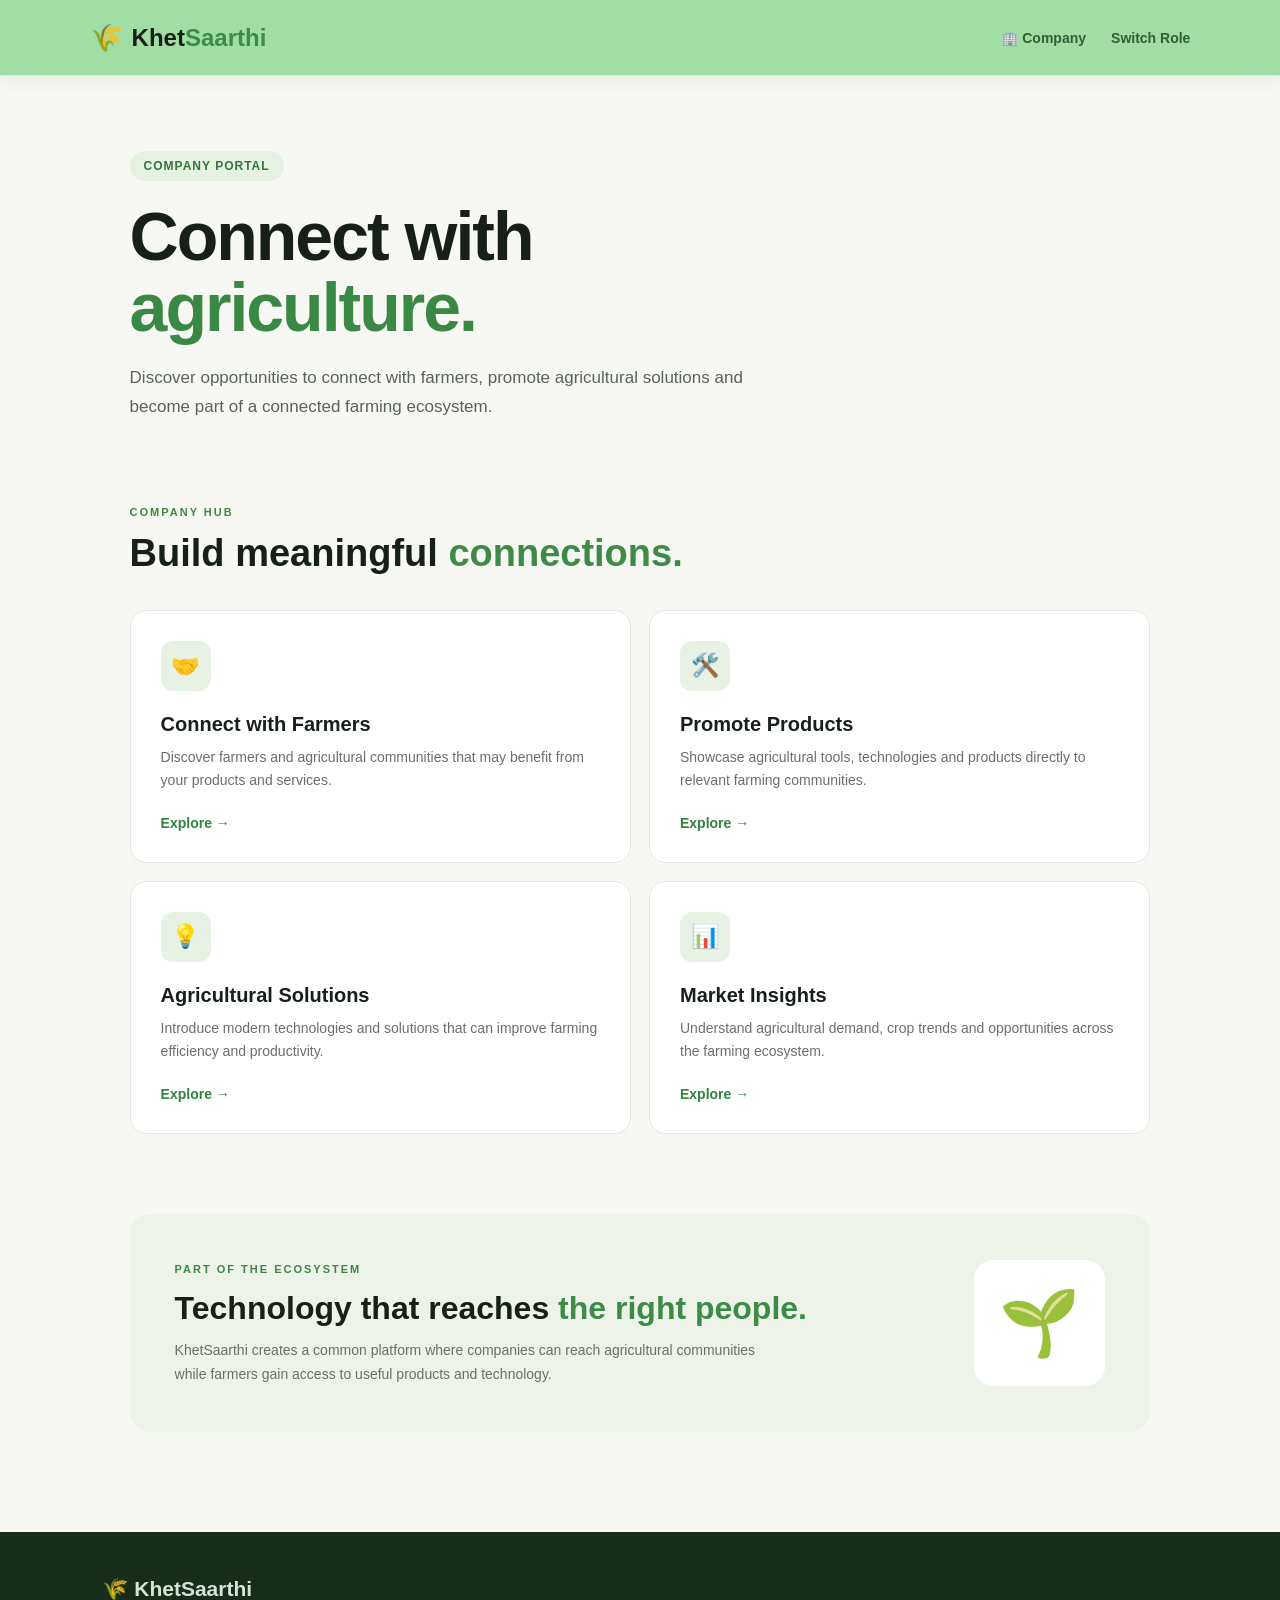
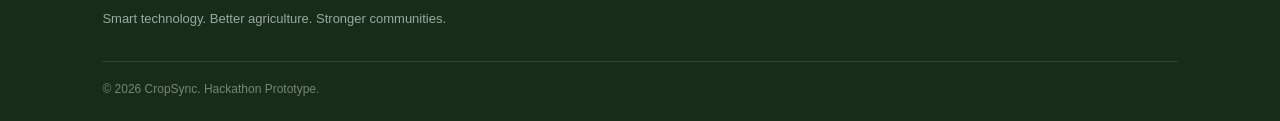
<file: profiles/company/dashboard.html>
<!DOCTYPE html>
<html lang="en">
<head>
    <meta charset="UTF-8">
    <meta name="viewport" content="width=device-width, initial-scale=1.0">

    <title>KhetSaarthi | Company Dashboard</title>

    <link rel="stylesheet" href="dashboard.css">
</head>

<body>

    <!-- NAVBAR -->
    <header class="navbar">

        <a href="../../index.html" class="logo">
            <span class="logo-icon">🌾</span>
            <span>Khet<span>Saarthi</span></span>
        </a>

        <div class="nav-right">

            <span class="role-badge">
                🏢 Company
            </span>

            <a href="../../profile.html" class="switch-link">
                Switch Role
            </a>

        </div>

    </header>


    <!-- DASHBOARD -->
    <main class="dashboard">

        <!-- WELCOME -->
        <section class="welcome">

            <div>

                <span class="tag">
                    COMPANY PORTAL
                </span>

                <h1>
                    Connect with
                    <span>agriculture.</span>
                </h1>

                <p>
                    Discover opportunities to connect with farmers,
                    promote agricultural solutions and become part of
                    a connected farming ecosystem.
                </p>

            </div>

        </section>


        <!-- OPPORTUNITIES -->
        <section class="dashboard-section">

            <div class="section-title">

                <span>COMPANY HUB</span>

                <h2>
                    Build meaningful <span>connections.</span>
                </h2>

            </div>


            <div class="card-grid">

                <!-- FARMER CONNECT -->
                <div class="dashboard-card">

                    <div class="card-icon">
                        🤝
                    </div>

                    <h3>
                        Connect with Farmers
                    </h3>

                    <p>
                        Discover farmers and agricultural communities
                        that may benefit from your products and services.
                    </p>

                    <button onclick="showMessage('Farmer Connections')">
                        Explore →
                    </button>

                </div>


                <!-- PRODUCTS -->
                <div class="dashboard-card">

                    <div class="card-icon">
                        🛠️
                    </div>

                    <h3>
                        Promote Products
                    </h3>

                    <p>
                        Showcase agricultural tools, technologies and
                        products directly to relevant farming communities.
                    </p>

                    <button onclick="showMessage('Product Promotion')">
                        Explore →
                    </button>

                </div>


                <!-- AGRICULTURAL SOLUTIONS -->
                <div class="dashboard-card">

                    <div class="card-icon">
                        💡
                    </div>

                    <h3>
                        Agricultural Solutions
                    </h3>

                    <p>
                        Introduce modern technologies and solutions
                        that can improve farming efficiency and productivity.
                    </p>

                    <button onclick="showMessage('Agricultural Solutions')">
                        Explore →
                    </button>

                </div>


                <!-- MARKET OPPORTUNITIES -->
                <div class="dashboard-card">

                    <div class="card-icon">
                        📊
                    </div>

                    <h3>
                        Market Insights
                    </h3>

                    <p>
                        Understand agricultural demand, crop trends and
                        opportunities across the farming ecosystem.
                    </p>

                    <button onclick="showMessage('Market Insights')">
                        Explore →
                    </button>

                </div>

            </div>

        </section>


        <!-- ECOSYSTEM BANNER -->
        <section class="ecosystem-banner">

            <div>

                <span>
                    PART OF THE ECOSYSTEM
                </span>

                <h2>
                    Technology that reaches
                    <strong>the right people.</strong>
                </h2>

                <p>
                    KhetSaarthi creates a common platform where companies
                    can reach agricultural communities while farmers gain
                    access to useful products and technology.
                </p>

            </div>

            <div class="banner-icon">
                🌱
            </div>

        </section>

    </main>


    <!-- FOOTER -->
    <footer>

        <div class="footer-logo">
            🌾 KhetSaarthi
        </div>

        <p>
            Smart technology. Better agriculture. Stronger communities.
        </p>

        <div class="footer-bottom">
            © 2026 CropSync. Hackathon Prototype.
        </div>

    </footer>


    <script src="dashboard.js"></script>

</body>
</html>
</file>
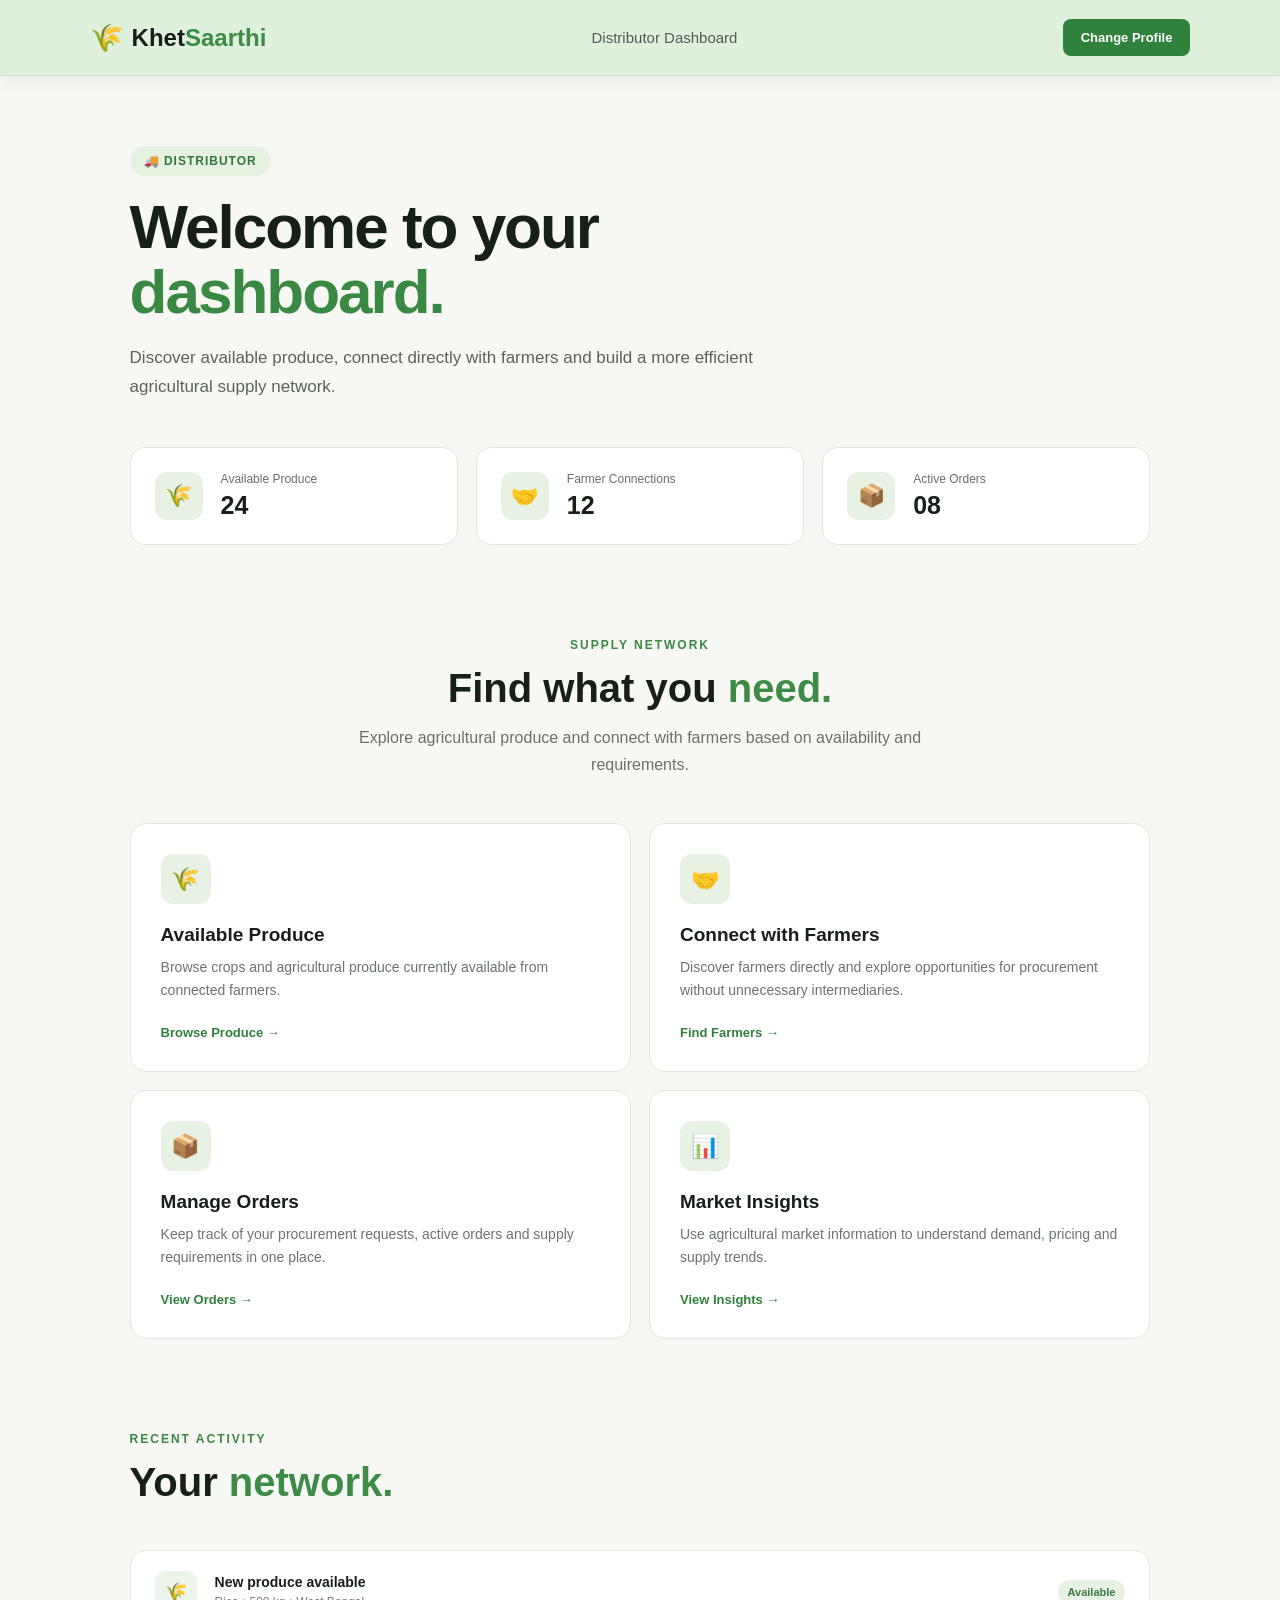
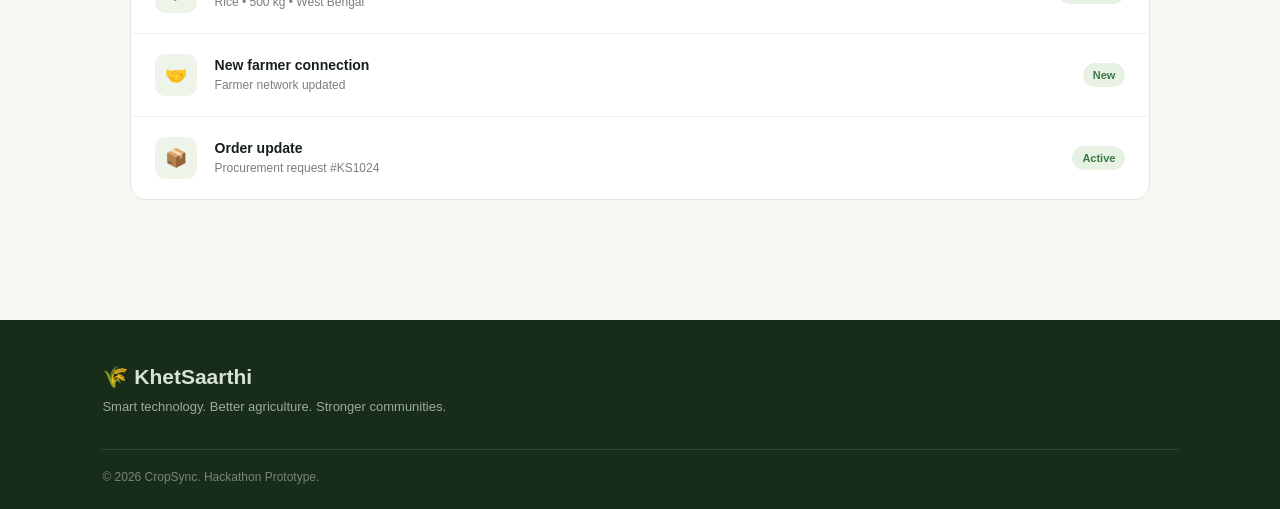
<file: profiles/distributor/dashboard.html>
<!DOCTYPE html>
<html lang="en">
<head>
    <meta charset="UTF-8">
    <meta name="viewport" content="width=device-width, initial-scale=1.0">

    <title>KhetSaarthi | Distributor Dashboard</title>

    <link rel="stylesheet" href="dashboard.css">
</head>

<body>

    <!-- NAVBAR -->
    <header class="navbar">

        <a href="../../index.html" class="logo">
            <span class="logo-icon">🌾</span>
            <span>Khet<span>Saarthi</span></span>
        </a>

        <div class="dashboard-title">
            Distributor Dashboard
        </div>

        <a href="../../profile.html" class="profile-btn">
            Change Profile
        </a>

    </header>


    <!-- DASHBOARD -->
    <main class="dashboard">

        <!-- WELCOME -->
        <section class="welcome">

            <div>
                <span class="tag">🚚 DISTRIBUTOR</span>

                <h1>
                    Welcome to your
                    <span>dashboard.</span>
                </h1>

                <p>
                    Discover available produce, connect directly with farmers
                    and build a more efficient agricultural supply network.
                </p>
            </div>

        </section>


        <!-- QUICK STATS -->
        <section class="stats">

            <div class="stat-card">
                <span class="stat-icon">🌾</span>
                <div>
                    <small>Available Produce</small>
                    <h2>24</h2>
                </div>
            </div>

            <div class="stat-card">
                <span class="stat-icon">🤝</span>
                <div>
                    <small>Farmer Connections</small>
                    <h2>12</h2>
                </div>
            </div>

            <div class="stat-card">
                <span class="stat-icon">📦</span>
                <div>
                    <small>Active Orders</small>
                    <h2>08</h2>
                </div>
            </div>

        </section>


        <!-- MAIN FEATURES -->
        <section class="dashboard-section">

            <div class="section-heading">
                <span>SUPPLY NETWORK</span>

                <h2>
                    Find what you <span>need.</span>
                </h2>

                <p>
                    Explore agricultural produce and connect with farmers
                    based on availability and requirements.
                </p>
            </div>


            <div class="feature-grid">

                <div class="feature-card">

                    <div class="feature-icon">🌾</div>

                    <h3>Available Produce</h3>

                    <p>
                        Browse crops and agricultural produce currently
                        available from connected farmers.
                    </p>

                    <button onclick="showMessage('Opening produce marketplace...')">
                        Browse Produce →
                    </button>

                </div>


                <div class="feature-card">

                    <div class="feature-icon">🤝</div>

                    <h3>Connect with Farmers</h3>

                    <p>
                        Discover farmers directly and explore opportunities
                        for procurement without unnecessary intermediaries.
                    </p>

                    <button onclick="showMessage('Opening farmer network...')">
                        Find Farmers →
                    </button>

                </div>


                <div class="feature-card">

                    <div class="feature-icon">📦</div>

                    <h3>Manage Orders</h3>

                    <p>
                        Keep track of your procurement requests, active orders
                        and supply requirements in one place.
                    </p>

                    <button onclick="showMessage('Opening order management...')">
                        View Orders →
                    </button>

                </div>


                <div class="feature-card">

                    <div class="feature-icon">📊</div>

                    <h3>Market Insights</h3>

                    <p>
                        Use agricultural market information to understand
                        demand, pricing and supply trends.
                    </p>

                    <button onclick="showMessage('Opening market insights...')">
                        View Insights →
                    </button>

                </div>

            </div>

        </section>


        <!-- RECENT ACTIVITY -->
        <section class="activity-section">

            <div class="section-heading left">

                <span>RECENT ACTIVITY</span>

                <h2>
                    Your <span>network.</span>
                </h2>

            </div>


            <div class="activity-card">

                <div class="activity">
                    <span class="activity-icon">🌾</span>

                    <div>
                        <h3>New produce available</h3>
                        <p>Rice • 500 kg • West Bengal</p>
                    </div>

                    <span class="activity-status">
                        Available
                    </span>
                </div>


                <div class="activity">
                    <span class="activity-icon">🤝</span>

                    <div>
                        <h3>New farmer connection</h3>
                        <p>Farmer network updated</p>
                    </div>

                    <span class="activity-status">
                        New
                    </span>
                </div>


                <div class="activity">
                    <span class="activity-icon">📦</span>

                    <div>
                        <h3>Order update</h3>
                        <p>Procurement request #KS1024</p>
                    </div>

                    <span class="activity-status">
                        Active
                    </span>
                </div>

            </div>

        </section>

    </main>


    <!-- FOOTER -->
    <footer>

        <div class="footer-logo">
            🌾 KhetSaarthi
        </div>

        <p>
            Smart technology. Better agriculture. Stronger communities.
        </p>

        <div class="footer-bottom">
            © 2026 CropSync. Hackathon Prototype.
        </div>

    </footer>


    <script src="dashboard.js"></script>

</body>
</html>
</file>
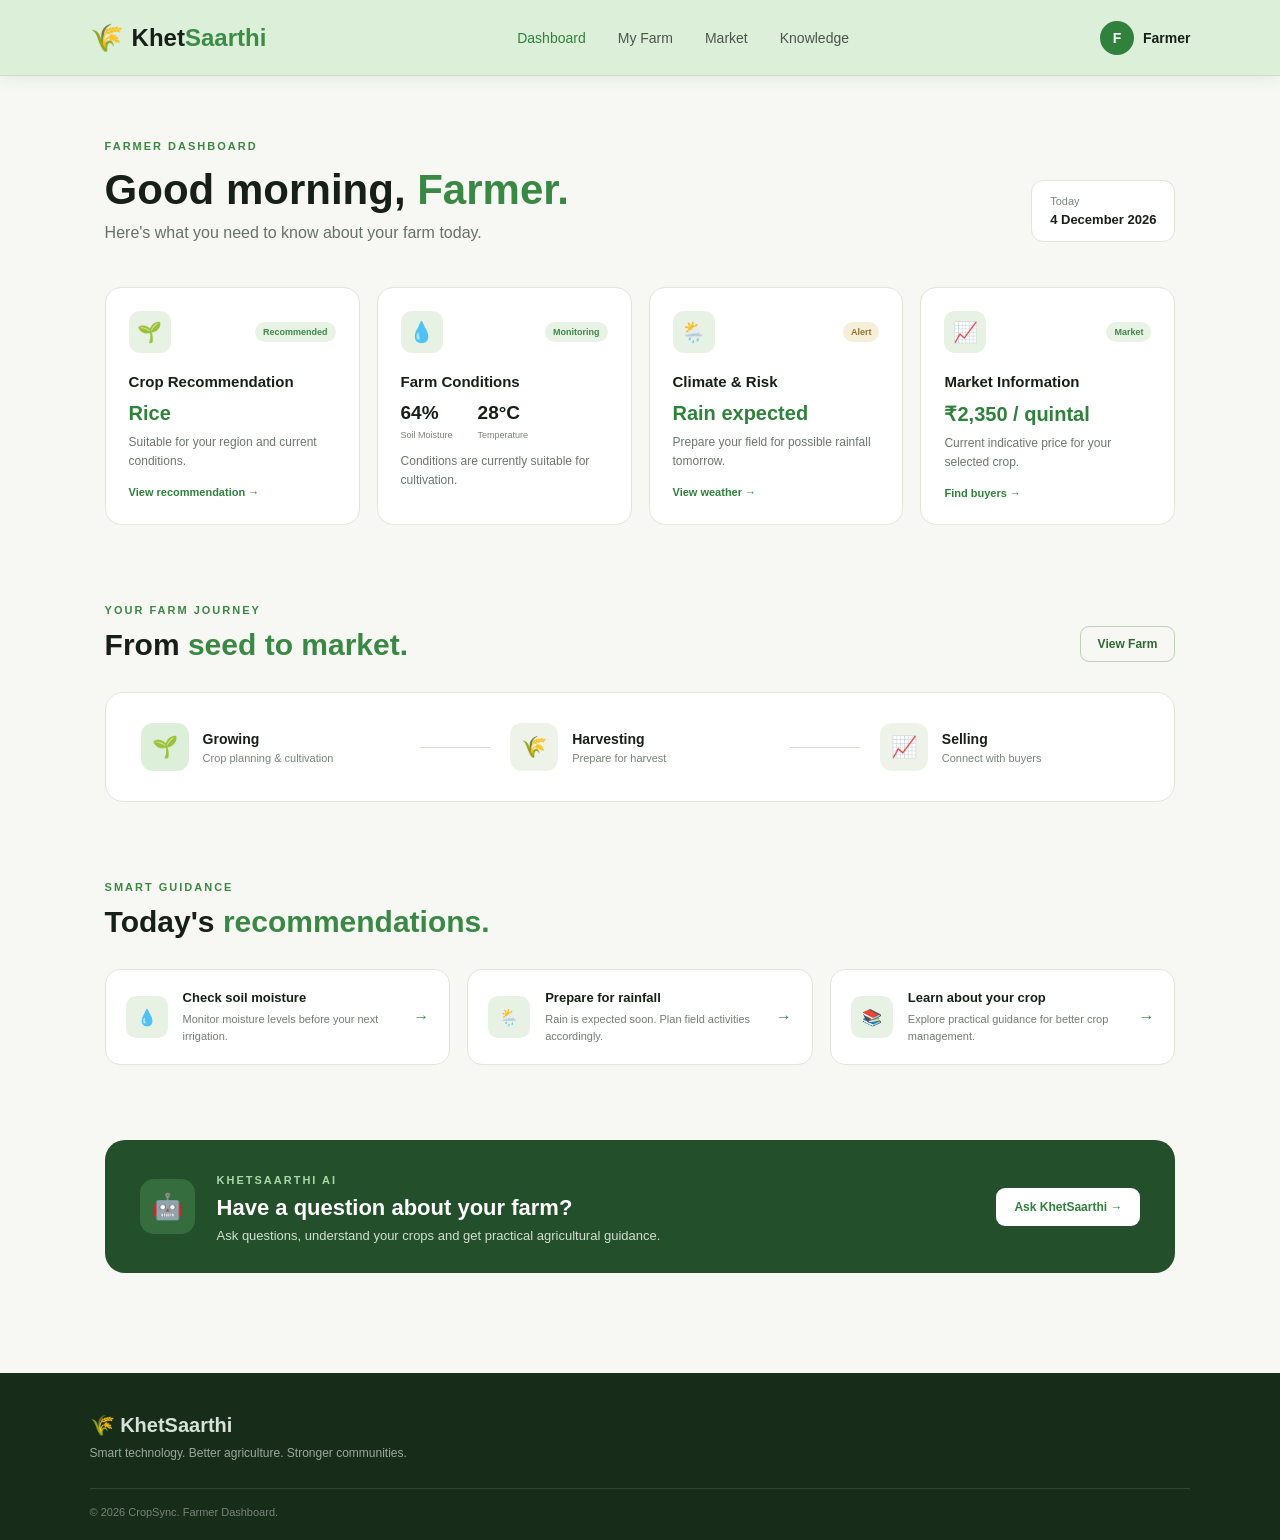
<file: profiles/farmer/dashboard.html>
<!DOCTYPE html>
<html lang="en">
<head>
    <meta charset="UTF-8">
    <meta name="viewport" content="width=device-width, initial-scale=1.0">

    <title>KhetSaarthi | Farmer Dashboard</title>

    <link rel="stylesheet" href="dashboard.css">
</head>

<body>

    <!-- ================= NAVBAR ================= -->

    <header class="navbar">

        <div class="logo">
            <span class="logo-icon">🌾</span>
            <span>Khet<span>Saarthi</span></span>
        </div>

        <nav>
            <a href="#" class="active">Dashboard</a>
            <a href="#farm">My Farm</a>
            <a href="#market">Market</a>
            <a href="#knowledge">Knowledge</a>
        </nav>

        <div class="profile">
            <div class="profile-icon">F</div>
            <span>Farmer</span>
        </div>

    </header>


    <!-- ================= MAIN ================= -->

    <main class="dashboard">

        <!-- WELCOME -->

        <section class="welcome">

            <div>
                <span class="eyebrow">FARMER DASHBOARD</span>

                <h1>
                    Good morning, <span>Farmer.</span>
                </h1>

                <p>
                    Here's what you need to know about your farm today.
                </p>
            </div>

            <div class="date-card">
                <span>Today</span>
                <strong id="currentDate">30 August 2026</strong>
            </div>

        </section>


        <!-- ================= QUICK INSIGHTS ================= -->

        <section class="insights">

            <!-- CROP -->

            <div class="insight-card">

                <div class="card-top">
                    <div class="card-icon">🌱</div>
                    <span class="status">Recommended</span>
                </div>

                <h3>Crop Recommendation</h3>

                <strong class="highlight">
                    Rice
                </strong>

                <p>
                    Suitable for your region and current conditions.
                </p>

                <button onclick="showMessage('Crop recommendation opened')">
                    View recommendation →
                </button>

            </div>


            <!-- FARM CONDITIONS -->

            <div class="insight-card">

                <div class="card-top">
                    <div class="card-icon">💧</div>
                    <span class="status">Monitoring</span>
                </div>

                <h3>Farm Conditions</h3>

                <div class="condition-row">

                    <div>
                        <strong>64%</strong>
                        <small>Soil Moisture</small>
                    </div>

                    <div>
                        <strong>28°C</strong>
                        <small>Temperature</small>
                    </div>

                </div>

                <p>
                    Conditions are currently suitable for cultivation.
                </p>

            </div>


            <!-- WEATHER -->

            <div class="insight-card">

                <div class="card-top">
                    <div class="card-icon">🌦️</div>
                    <span class="status warning">Alert</span>
                </div>

                <h3>Climate & Risk</h3>

                <strong class="highlight">
                    Rain expected
                </strong>

                <p>
                    Prepare your field for possible rainfall tomorrow.
                </p>

                <button onclick="showMessage('Weather information opened')">
                    View weather →
                </button>

            </div>


            <!-- MARKET -->

            <div class="insight-card">

                <div class="card-top">
                    <div class="card-icon">📈</div>
                    <span class="status">Market</span>
                </div>

                <h3>Market Information</h3>

                <strong class="highlight">
                    ₹2,350 / quintal
                </strong>

                <p>
                    Current indicative price for your selected crop.
                </p>

                <button onclick="showMessage('Market information opened')">
                    Find buyers →
                </button>

            </div>

        </section>


        <!-- ================= FARM JOURNEY ================= -->

        <section class="dashboard-section" id="farm">

            <div class="section-title">

                <div>
                    <span class="eyebrow">YOUR FARM JOURNEY</span>

                    <h2>
                        From <span>seed to market.</span>
                    </h2>
                </div>

                <button class="outline-btn">
                    View Farm
                </button>

            </div>


            <div class="journey">

                <div class="journey-step active">

                    <div class="journey-icon">🌱</div>

                    <div>
                        <strong>Growing</strong>
                        <p>Crop planning & cultivation</p>
                    </div>

                </div>


                <div class="journey-line"></div>


                <div class="journey-step">

                    <div class="journey-icon">🌾</div>

                    <div>
                        <strong>Harvesting</strong>
                        <p>Prepare for harvest</p>
                    </div>

                </div>


                <div class="journey-line"></div>


                <div class="journey-step">

                    <div class="journey-icon">📈</div>

                    <div>
                        <strong>Selling</strong>
                        <p>Connect with buyers</p>
                    </div>

                </div>

            </div>

        </section>


        <!-- ================= RECOMMENDATIONS ================= -->

        <section class="dashboard-section">

            <div class="section-title">

                <div>
                    <span class="eyebrow">SMART GUIDANCE</span>

                    <h2>
                        Today's <span>recommendations.</span>
                    </h2>
                </div>

            </div>


            <div class="recommendations">

                <div class="recommendation">

                    <div class="recommendation-icon">💧</div>

                    <div>
                        <h3>Check soil moisture</h3>

                        <p>
                            Monitor moisture levels before your next irrigation.
                        </p>
                    </div>

                    <span class="arrow">→</span>

                </div>


                <div class="recommendation">

                    <div class="recommendation-icon">🌦️</div>

                    <div>
                        <h3>Prepare for rainfall</h3>

                        <p>
                            Rain is expected soon. Plan field activities accordingly.
                        </p>
                    </div>

                    <span class="arrow">→</span>

                </div>


                <div class="recommendation">

                    <div class="recommendation-icon">📚</div>

                    <div>
                        <h3>Learn about your crop</h3>

                        <p>
                            Explore practical guidance for better crop management.
                        </p>
                    </div>

                    <span class="arrow">→</span>

                </div>

            </div>

        </section>


        <!-- ================= AI ASSISTANT ================= -->

        <section class="ai-card" id="knowledge">

            <div class="ai-icon">🤖</div>

            <div class="ai-content">

                <span class="eyebrow">KHETSAARTHI AI</span>

                <h2>
                    Have a question about your farm?
                </h2>

                <p>
                    Ask questions, understand your crops and get
                    practical agricultural guidance.
                </p>

            </div>

            <button onclick="showMessage('AI Assistant coming soon')">
                Ask KhetSaarthi →
            </button>

        </section>

    </main>


    <!-- ================= FOOTER ================= -->

    <footer>

        <div class="footer-logo">
            🌾 KhetSaarthi
        </div>

        <p>
            Smart technology. Better agriculture. Stronger communities.
        </p>

        <div class="footer-bottom">
            © 2026 CropSync. Farmer Dashboard.
        </div>

    </footer>


    <script src="dashboard.js"></script>

</body>
</html>
</file>
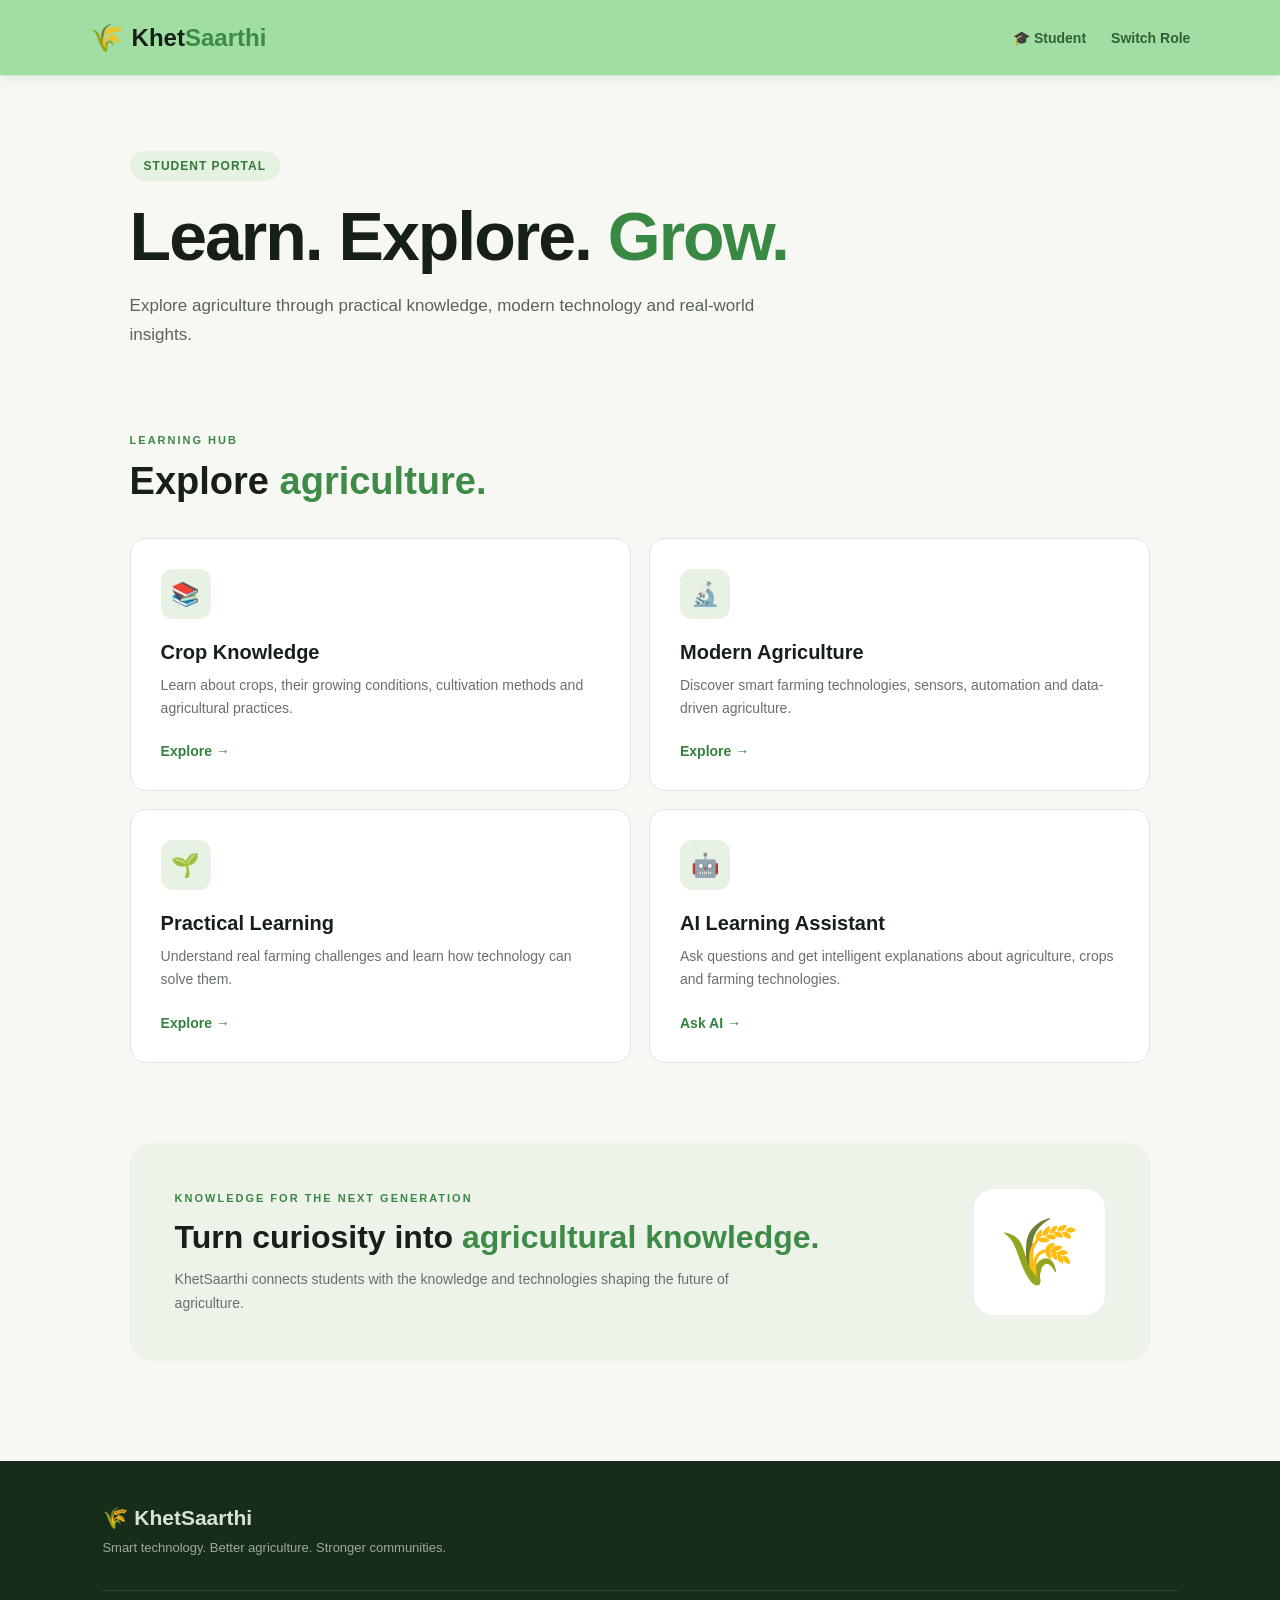
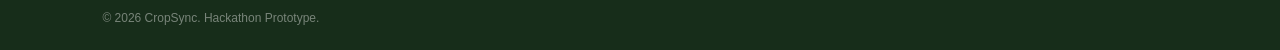
<file: profiles/student/dashboard.html>
<!DOCTYPE html>
<html lang="en">
<head>
    <meta charset="UTF-8">
    <meta name="viewport" content="width=device-width, initial-scale=1.0">

    <title>KhetSaarthi | Student Dashboard</title>

    <link rel="stylesheet" href="dashboard.css">
</head>

<body>

    <!-- NAVBAR -->
    <header class="navbar">

        <a href="../../index.html" class="logo">
            <span class="logo-icon">🌾</span>
            <span>Khet<span>Saarthi</span></span>
        </a>

        <div class="nav-right">
            <span class="role-badge">🎓 Student</span>

            <a href="../../profile.html" class="switch-link">
                Switch Role
            </a>
        </div>

    </header>


    <!-- DASHBOARD -->
    <main class="dashboard">

        <section class="welcome">

            <div>
                <span class="tag">STUDENT PORTAL</span>

                <h1>
                    Learn. Explore.
                    <span>Grow.</span>
                </h1>

                <p>
                    Explore agriculture through practical knowledge,
                    modern technology and real-world insights.
                </p>
            </div>

        </section>


        <!-- QUICK ACCESS -->
        <section class="dashboard-section">

            <div class="section-title">
                <span>LEARNING HUB</span>

                <h2>
                    Explore <span>agriculture.</span>
                </h2>
            </div>


            <div class="card-grid">

                <!-- CARD 1 -->
                <div class="dashboard-card">

                    <div class="card-icon">📚</div>

                    <h3>Crop Knowledge</h3>

                    <p>
                        Learn about crops, their growing conditions,
                        cultivation methods and agricultural practices.
                    </p>

                    <button onclick="showMessage('Crop Knowledge')">
                        Explore →
                    </button>

                </div>


                <!-- CARD 2 -->
                <div class="dashboard-card">

                    <div class="card-icon">🔬</div>

                    <h3>Modern Agriculture</h3>

                    <p>
                        Discover smart farming technologies,
                        sensors, automation and data-driven agriculture.
                    </p>

                    <button onclick="showMessage('Modern Agriculture')">
                        Explore →
                    </button>

                </div>


                <!-- CARD 3 -->
                <div class="dashboard-card">

                    <div class="card-icon">🌱</div>

                    <h3>Practical Learning</h3>

                    <p>
                        Understand real farming challenges and
                        learn how technology can solve them.
                    </p>

                    <button onclick="showMessage('Practical Learning')">
                        Explore →
                    </button>

                </div>


                <!-- CARD 4 -->
                <div class="dashboard-card">

                    <div class="card-icon">🤖</div>

                    <h3>AI Learning Assistant</h3>

                    <p>
                        Ask questions and get intelligent explanations
                        about agriculture, crops and farming technologies.
                    </p>

                    <button onclick="showMessage('AI Learning Assistant')">
                        Ask AI →
                    </button>

                </div>

            </div>

        </section>


        <!-- KNOWLEDGE SECTION -->
        <section class="learning-banner">

            <div>

                <span>KNOWLEDGE FOR THE NEXT GENERATION</span>

                <h2>
                    Turn curiosity into
                    <strong>agricultural knowledge.</strong>
                </h2>

                <p>
                    KhetSaarthi connects students with the knowledge
                    and technologies shaping the future of agriculture.
                </p>

            </div>

            <div class="banner-icon">
                🌾
            </div>

        </section>

    </main>


    <!-- FOOTER -->
    <footer>

        <div class="footer-logo">
            🌾 KhetSaarthi
        </div>

        <p>
            Smart technology. Better agriculture. Stronger communities.
        </p>

        <div class="footer-bottom">
            © 2026 CropSync. Hackathon Prototype.
        </div>

    </footer>


    <script src="dashboard.js"></script>

</body>
</html>
</file>
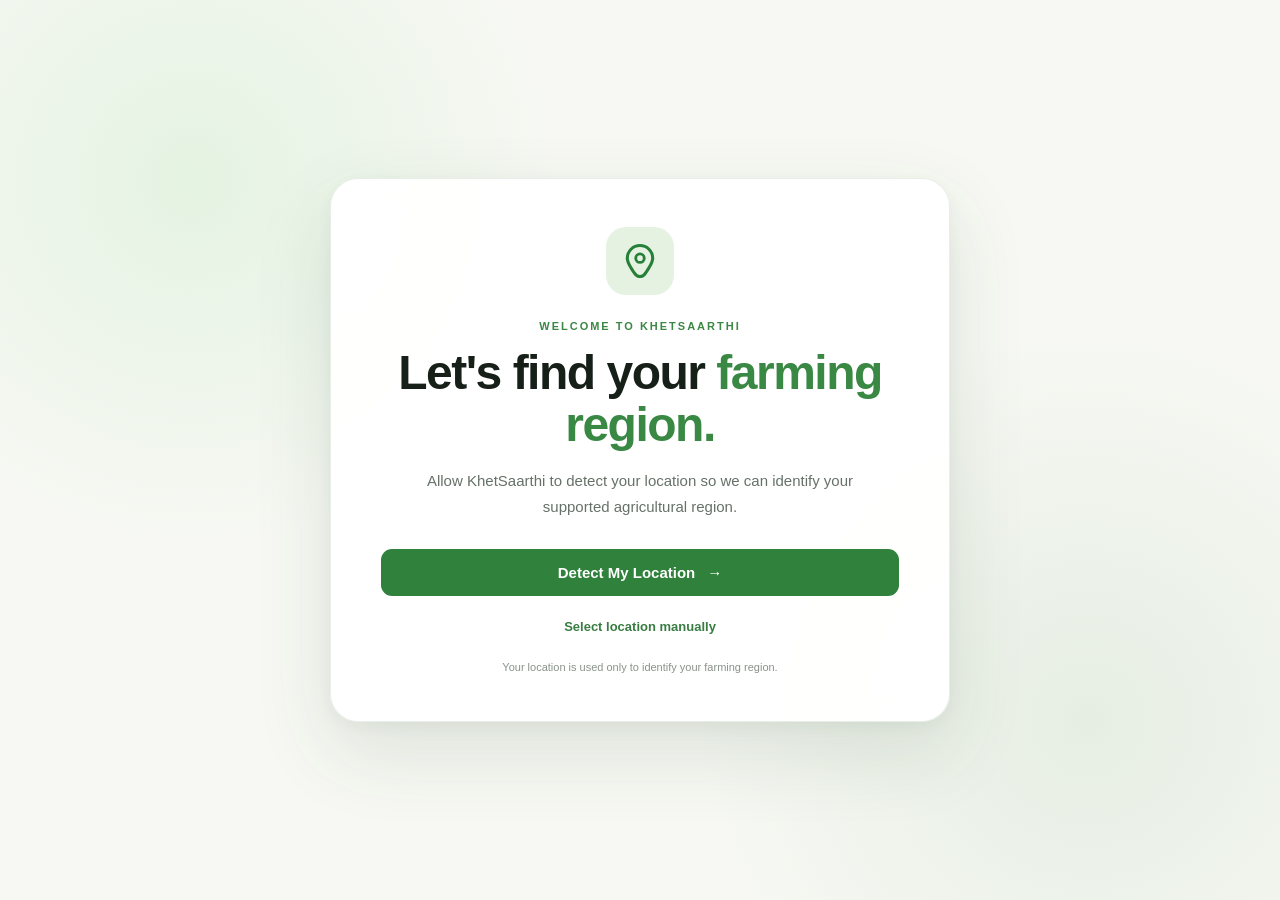
<file: frontend/profiles/farmer/farmer.html>
<!DOCTYPE html>
<html lang="en">

<head>
    <meta charset="UTF-8">
    <meta name="viewport" content="width=device-width, initial-scale=1.0">

    <title>KhetSaarthi | Farmer</title>

    <link rel="stylesheet" href="farmer.css">
</head>

<body>

    <main class="farmer-page">

        <!-- =====================================================
             LOCATION REQUEST
        ====================================================== -->

        <section class="farmer-screen active" id="location-request">

            <div class="location-card">

                <div class="location-icon">
                    <img src="../../assests/icons/location.svg" alt="Location Icon">
                </div>

                <p class="eyebrow">
                    WELCOME TO KHETSAARTHI
                </p>

                <h1>
                    Let's find your
                    <span>farming region.</span>
                </h1>

                <p class="description">
                    Allow KhetSaarthi to detect your location so we can
                    identify your supported agricultural region.
                </p>

                <button class="primary-btn" id="allow-location">
                    <span>Detect My Location</span>
                    <span>→</span>
                </button>

                <button class="text-btn" id="manual-location-btn">
                    Select location manually
                </button>

                <p class="privacy-note">
                    Your location is used only to identify your farming region.
                </p>

            </div>

        </section>


        <!-- =====================================================
             LOCATION CHECKING
        ====================================================== -->

        <section class="farmer-screen" id="location-checking">

            <div class="location-card">

                <div class="loader"></div>

                <p class="eyebrow">
                    CHECKING LOCATION
                </p>

                <h1>
                    Finding your
                    <span>region...</span>
                </h1>

                <p class="description">
                    We're checking whether your location is currently
                    supported by KhetSaarthi.
                </p>

            </div>

        </section>


        <!-- =====================================================
             LOCATION FOUND
        ====================================================== -->

        <section class="farmer-screen" id="location-found">

            <div class="location-card">

                <div class="status-icon success">
                    ✓
                </div>

                <p class="eyebrow">
                    LOCATION DETECTED
                </p>

                <h1>
                    You're in a
                    <span>supported region.</span>
                </h1>

                <div class="coordinates">

                    <span>
                        📍 Your detected location
                    </span>

                    <strong id="found-coordinates">
                        Detecting...
                    </strong>

                </div>

                <div class="location-details">

                    <div class="detail-row">
                        <span>State</span>
                        <strong id="found-state"></strong>
                    </div>

                    <div class="detail-row">
                        <span>District</span>
                        <strong id="found-district"></strong>
                    </div>

                    <div class="detail-row">
                        <span>Block</span>
                        <strong id="found-block"></strong>
                    </div>

                    <div class="detail-row">
                        <span>Village</span>
                        <strong id="found-village"></strong>
                    </div>

                </div>

                <button class="primary-btn" id="continue-found">
                    <span>Continue</span>
                    <span>→</span>
                </button>

            </div>

        </section>


        <!-- =====================================================
             LOCATION NOT FOUND / MANUAL SELECTION
        ====================================================== -->

        <section class="farmer-screen" id="manual-location">

            <div class="location-card manual-card">

                <div class="status-icon warning">
                    !
                </div>

                <p class="eyebrow">
                    LOCATION NOT SUPPORTED
                </p>

                <h1>
                    Select your
                    <span>region manually.</span>
                </h1>

                <div class="detected-place">

                    <span>
                        📍 Your current location
                    </span>

                    <strong id="detected-place-name">
                        Detecting...
                    </strong>

                </div>

                <p class="description">
                    Your location is currently not registered in our
                    supported regions. Please select your location
                    manually to continue.
                </p>

                <div class="form-group">

                    <label for="state-select">
                        State
                    </label>

                    <div class="select-wrapper">

                        <select id="state-select">

                            <option value="">
                                Select State
                            </option>

                            <option value="West Bengal">
                                West Bengal
                            </option>

                        </select>

                    </div>

                </div>

                <div class="form-group">

                    <label for="district-select">
                        District
                    </label>

                    <div class="select-wrapper">

                        <select id="district-select" disabled>

                            <option value="">
                                Select District
                            </option>

                        </select>

                    </div>

                </div>

                <button
                    class="primary-btn"
                    id="continue-manual"
                    disabled
                >
                    <span>Continue</span>
                    <span>→</span>
                </button>

                <button
                    class="text-btn"
                    id="back-to-location"
                >
                    ← Try location detection again
                </button>

            </div>

        </section>


        <!-- =====================================================
             FARM & CROP DETAILS
        ====================================================== -->

        <section class="farmer-screen" id="farm-details">

            <div class="location-card farm-details-card">

                <div class="farm-icon">
                    🌱
                </div>

                <p class="eyebrow">
                    FARM DETAILS
                </p>

                <h1>
                    Tell us about
                    <span>your farm.</span>
                </h1>

                <p class="description">
                    Provide a few details about your crop and farm so
                    KhetSaarthi can create a personalized plan for you.
                </p>

                <div class="form-row">

                    <div class="form-group">

                        <label for="crop-select">
                            Crop
                        </label>

                        <div class="select-wrapper">

                            <select id="crop-select">

                                <option value="">
                                    Select Crop
                                </option>

                            </select>

                        </div>

                    </div>

                    <div class="form-group">

                        <label for="variety-select">
                            Crop Variety
                        </label>

                        <div class="select-wrapper">

                            <select
                                id="variety-select"
                                disabled
                            >

                                <option value="">
                                    Select Variety
                                </option>

                            </select>

                        </div>

                    </div>

                </div>


                <div class="form-group">

                    <label for="budget-input">
                        Budget
                    </label>

                    <div class="input-wrapper">

                        <span class="input-prefix">
                            ₹
                        </span>

                        <input
                            type="text"
                            id="budget-input"
                            inputmode="numeric"
                            autocomplete="off"
                            placeholder="Enter your budget"
                        >

                    </div>

                </div>


                <div class="form-group">

                    <label for="land-size-input">
                        Land Size
                    </label>

                    <div class="land-input">

                        <input
                            type="text"
                            id="land-size-input"
                            inputmode="decimal"
                            autocomplete="off"
                            placeholder="Enter land size"
                        >

                        <div class="select-wrapper unit-wrapper">

                            <select id="land-unit">

                                <option value="">
                                    Unit
                                </option>

                                <option value="hectare">
                                    Hectare
                                </option>

                                <option value="acre">
                                    Acre
                                </option>

                                <option value="square_meter">
                                    Square Metre
                                </option>

                            </select>

                        </div>

                    </div>

                </div>


                <div class="form-group">

                    <label for="irrigation-select">
                        Irrigation
                    </label>

                    <div class="select-wrapper">

                        <select id="irrigation-select">

                            <option value="">
                                Select Irrigation Method
                            </option>

                            <option value="rainfed">
                                Rainfed
                            </option>

                            <option value="canal">
                                Canal Irrigation
                            </option>

                            <option value="tube_well">
                                Tube Well
                            </option>

                            <option value="borewell">
                                Borewell
                            </option>

                            <option value="drip">
                                Drip Irrigation
                            </option>

                            <option value="sprinkler">
                                Sprinkler Irrigation
                            </option>

                            <option value="other">
                                Other
                            </option>

                        </select>

                    </div>

                </div>


                <div class="form-group">

                    <label for="harvest-month">
                        Expected Harvest Month
                    </label>

                    <div class="select-wrapper">

                        <select id="harvest-month">

                            <option value="">
                                Select Month
                            </option>

                            <option value="January">January</option>
                            <option value="February">February</option>
                            <option value="March">March</option>
                            <option value="April">April</option>
                            <option value="May">May</option>
                            <option value="June">June</option>
                            <option value="July">July</option>
                            <option value="August">August</option>
                            <option value="September">September</option>
                            <option value="October">October</option>
                            <option value="November">November</option>
                            <option value="December">December</option>

                        </select>

                    </div>

                </div>


                <button
                    class="primary-btn"
                    id="continue-farm-details"
                    disabled
                >
                    <span>Continue</span>
                    <span>→</span>
                </button>

            </div>

        </section>


        <!-- =====================================================
             FARM DETAILS COMPLETE
        ====================================================== -->

        <section class="farmer-screen" id="next-step">

            <div class="location-card">

                <div class="status-icon success">
                    ✓
                </div>

                <p class="eyebrow">
                    FARM DETAILS COMPLETE
                </p>

                <h1>
                    You're ready to
                    <span>continue.</span>
                </h1>

                <p
                    class="description"
                    id="selected-location-text"
                >
                    Your farm details have been saved.
                </p>

                <button
                    class="primary-btn"
                    id="continue-next"
                >
                    <span>Continue</span>
                    <span>→</span>
                </button>

            </div>

        </section>


        <!-- =====================================================
             ESP32 DEVICE CONNECTION
        ====================================================== -->

        <section class="farmer-screen" id="device-connect">

            <div class="location-card device-card">

                <div class="device-icon">
                    <span>ESP32</span>
                </div>

                <p class="eyebrow">
                    SMART FARM SENSOR
                </p>

                <h1>
                    Connect your
                    <span>ESP32 device.</span>
                </h1>

                <p class="description">
                    Connect your KhetSaarthi sensor device to collect
                    real-time information about your farm environment.
                </p>

                <div class="device-status" id="device-status">

                    <span class="status-dot"></span>

                    <div>

                        <strong id="device-status-title">
                            Device not connected
                        </strong>

                        <span id="device-status-text">
                            Connect your ESP32 to continue.
                        </span>

                    </div>

                </div>


                <div class="sensor-readings">

                    <div class="sensor-item">
                        <span>Temperature</span>
                        <strong id="sensor-temperature">-- °C</strong>
                    </div>

                    <div class="sensor-item">
                        <span>Humidity</span>
                        <strong id="sensor-humidity">-- %</strong>
                    </div>

                    <div class="sensor-item">
                        <span>Soil Moisture</span>
                        <strong id="sensor-moisture">-- %</strong>
                    </div>

                    <div class="sensor-item">
                        <span>Soil Temperature</span>
                        <strong id="sensor-soil-temperature">-- °C</strong>
                    </div>

                    <div class="sensor-item">
                        <span>Light Intensity</span>
                        <strong id="sensor-light">-- lux</strong>
                    </div>

                </div>


                <button
                    class="primary-btn"
                    id="connect-device"
                >
                    <span>Connect Device</span>
                    <span>→</span>
                </button>

                <button
                    class="text-btn"
                    id="skip-device"
                >
                    Continue without device
                </button>

                <p class="privacy-note">
                    Sensor data will be used to improve your farm recommendations.
                </p>

            </div>

        </section>


        <!-- =====================================================
             PERSONALIZED PLAN GENERATION
        ====================================================== -->

        <section class="farmer-screen" id="plan-generation">

            <div class="location-card processing-card">

                <div class="processing-icon">

                    <div class="processing-ring"></div>

                    <span>✦</span>

                </div>

                <p class="eyebrow">
                    KHETSAARTHI AI
                </p>

                <h1>
                    Making your
                    <span>personalised plan.</span>
                </h1>

                <p
                    class="description"
                    id="analysis-status"
                >
                    Analysing your farm conditions and sensor data.
                </p>

                <div class="progress-track">

                    <div
                        class="progress-bar"
                        id="analysis-progress"
                    ></div>

                </div>

                <p
                    class="processing-step"
                    id="analysis-step"
                >
                    Preparing your farm profile...
                </p>

            </div>

        </section>


        <!-- =====================================================
             CROP RANKING
        ====================================================== -->

        <section class="farmer-screen" id="crop-results">

            <div class="location-card results-card">

                <p class="eyebrow">
                    CROP ANALYSIS COMPLETE
                </p>

                <h1>
                    Your farm's
                    <span>best choices.</span>
                </h1>

                <p class="description">
                    Based on your farm details, location and available
                    sensor information, KhetSaarthi ranked the most suitable crops.
                </p>


                <div class="podium">

                    <div class="podium-place second-place">

                        <div class="podium-crop-icon">
                            🌱
                        </div>

                        <span class="podium-rank">
                            2ND
                        </span>

                        <strong id="rank-2-crop">
                            --
                        </strong>

                        <small id="rank-2-score">
                            --
                        </small>

                        <div class="podium-block second-block">
                            2
                        </div>

                    </div>


                    <div class="podium-place first-place">

                        <div class="podium-crown">
                            ★
                        </div>

                        <div class="podium-crop-icon">
                            🌾
                        </div>

                        <span class="podium-rank">
                            BEST
                        </span>

                        <strong id="rank-1-crop">
                            --
                        </strong>

                        <small id="rank-1-score">
                            --
                        </small>

                        <div class="podium-block first-block">
                            1
                        </div>

                    </div>


                    <div class="podium-place third-place">

                        <div class="podium-crop-icon">
                            🌿
                        </div>

                        <span class="podium-rank">
                            3RD
                        </span>

                        <strong id="rank-3-crop">
                            --
                        </strong>

                        <small id="rank-3-score">
                            --
                        </small>

                        <div class="podium-block third-block">
                            3
                        </div>

                    </div>

                </div>


                <div
                    class="selected-crop-result"
                    id="selected-crop-result"
                >

                    <p class="result-label">
                        YOUR SELECTED CROP
                    </p>

                    <h3 id="selected-crop-name">
                        --
                    </h3>

                    <p id="selected-crop-message">
                        Analysing your selected crop...
                    </p>

                </div>


                <button
                    class="primary-btn"
                    id="view-crop-analysis"
                >
                    <span>See Crop Analysis</span>
                    <span>→</span>
                </button>

                <button
                    class="text-btn"
                    id="scroll-to-plan"
                >
                    Scroll to personalised plan
                </button>

            </div>

        </section>


        <!-- =====================================================
             WHY SELECTED CROP IS NOT IDEAL
        ====================================================== -->

        <section class="farmer-screen" id="crop-analysis">

            <div class="location-card analysis-card">

                <p class="eyebrow">
                    CROP ANALYSIS
                </p>

                <h1>
                    See why your crop
                    <span>isn't ideal.</span>
                </h1>

                <p class="description">
                    KhetSaarthi compared your selected crop with the
                    conditions of your farm.
                </p>


                <div class="comparison-box">

                    <div class="comparison-heading">

                        <span>
                            Your selected crop
                        </span>

                        <strong id="analysis-selected-crop">
                            --
                        </strong>

                    </div>


                    <div class="analysis-reasons">

                        <div class="reason-item">

                            <div class="reason-icon">
                                🌡
                            </div>

                            <div>

                                <strong>
                                    Farm suitability
                                </strong>

                                <p id="reason-suitability">
                                    Your farm conditions are being evaluated.
                                </p>

                            </div>

                        </div>


                        <div class="reason-item">

                            <div class="reason-icon">
                                💧
                            </div>

                            <div>

                                <strong>
                                    Water & irrigation
                                </strong>

                                <p id="reason-irrigation">
                                    Your irrigation conditions are being evaluated.
                                </p>

                            </div>

                        </div>


                        <div class="reason-item">

                            <div class="reason-icon">
                                💰
                            </div>

                            <div>

                                <strong>
                                    Economic suitability
                                </strong>

                                <p id="reason-economic">
                                    Your budget and expected returns are being evaluated.
                                </p>

                            </div>

                        </div>


                        <div class="reason-item">

                            <div class="reason-icon">
                                ⚠
                            </div>

                            <div>

                                <strong>
                                    Risk
                                </strong>

                                <p id="reason-risk">
                                    Environmental and crop risks are being evaluated.
                                </p>

                            </div>

                        </div>

                    </div>

                </div>


                <button
                    class="primary-btn"
                    id="go-to-plan"
                >
                    <span>View My Personalised Plan</span>
                    <span>→</span>
                </button>

            </div>

        </section>


        <!-- =====================================================
             PERSONALISED PLAN
        ====================================================== -->

        <section class="farmer-screen" id="personalised-plan">

            <div class="location-card plan-card">

                <p class="eyebrow">
                    PERSONALISED PLAN
                </p>

                <h1>
                    Your plan for
                    <span id="plan-crop-name">--</span>
                </h1>

                <p class="description">
                    A personalised cultivation plan based on your farm profile
                    and the recommended crop.
                </p>


                <div class="recommended-crop">

                    <span>
                        RECOMMENDED CROP
                    </span>

                    <strong id="recommended-crop">
                        --
                    </strong>

                    <small id="recommended-variety">
                        --
                    </small>

                </div>


                <div class="plan-list">

                    <div class="plan-item">

                        <span class="plan-number">
                            01
                        </span>

                        <div>

                            <strong>
                                Land Preparation
                            </strong>

                            <p>
                                Prepare the soil according to the crop's requirements.
                            </p>

                        </div>

                    </div>


                    <div class="plan-item">

                        <span class="plan-number">
                            02
                        </span>

                        <div>

                            <strong>
                                Seed Selection
                            </strong>

                            <p>
                                Use a suitable variety for your region and conditions.
                            </p>

                        </div>

                    </div>


                    <div class="plan-item">

                        <span class="plan-number">
                            03
                        </span>

                        <div>

                            <strong>
                                Fertilisation
                            </strong>

                            <p>
                                Follow a nutrient plan suited to your soil and crop.
                            </p>

                        </div>

                    </div>


                    <div class="plan-item">

                        <span class="plan-number">
                            04
                        </span>

                        <div>

                            <strong>
                                Irrigation
                            </strong>

                            <p>
                                Maintain irrigation according to crop and weather conditions.
                            </p>

                        </div>

                    </div>


                    <div class="plan-item">

                        <span class="plan-number">
                            05
                        </span>

                        <div>

                            <strong>
                                Pest & Disease Management
                            </strong>

                            <p>
                                Watch for common risks and take preventive action.
                            </p>

                        </div>

                    </div>


                    <div class="plan-item">

                        <span class="plan-number">
                            06
                        </span>

                        <div>

                            <strong>
                                Harvest & Selling
                            </strong>

                            <p>
                                Plan the harvest window and prepare for market connection.
                            </p>

                        </div>

                    </div>

                </div>


                <button
                    class="primary-btn"
                    id="proceed-with-crop"
                >
                    <span>Proceed with Crop</span>
                    <span>→</span>
                </button>

            </div>

        </section>

    </main>


    <script src="farmer.js"></script>

</body>

</html>
</file>
<file: style.css>
* {
    margin: 0;
    padding: 0;
    box-sizing: border-box;
}

html {
    scroll-behavior: smooth;
}

body {
    font-family: Arial, Helvetica, sans-serif;
    background: #f7f8f3;
    color: #172018;
}


/* ================= NAVBAR ================= */

.navbar {
    height: 76px;
    padding: 0 7%;
    display: flex;
    align-items: center;
    justify-content: space-between;

    background: rgba(155, 221, 159, 0.95);
    border-bottom: 1px solid #e2e6dc;

    position: sticky;
    top: 0;
    z-index: 100;
}

.logo {
    display: flex;
    align-items: center;
    gap: 8px;

    font-size: 24px;
    font-weight: 700;
}

.logo span:last-child span {
    color: #3c8c46;
}

.logo-icon {
    font-size: 27px;
}

nav {
    display: flex;
    gap: 35px;
}

nav a {
    text-decoration: none;
    color: #4b554c;
    font-size: 15px;
}

nav a:hover {
    color: #31833d;
}

.nav-btn,
.primary-btn {
    border: none;
    background: #2f813c;
    color: white;

    padding: 13px 23px;
    border-radius: 9px;

    font-size: 14px;
    font-weight: 600;

    cursor: pointer;

    transition: 0.2s;

    text-decoration: none;
}

.nav-btn:hover,
.primary-btn:hover {
    background: #246a30;
    transform: translateY(-2px);
}


/* ================= HERO ================= */

.hero {
    min-height: 650px;

    padding: 80px 8%;

    display: flex;
    align-items: center;
    justify-content: space-between;

    overflow: hidden;
}

.hero-content {
    max-width: 620px;
}

.tag {
    display: inline-block;

    padding: 9px 15px;

    border-radius: 30px;

    background: #e5f2e2;
    color: #32783b;

    font-size: 13px;
    font-weight: 600;

    margin-bottom: 25px;
}

.hero h1 {
    font-size: clamp(48px, 5vw, 76px);
    line-height: 1.02;

    letter-spacing: -3px;

    margin-bottom: 25px;
}

.hero h1 span {
    color: #398844;
}

.hero p {
    color: #59635b;
    font-size: 18px;
    line-height: 1.7;

    max-width: 570px;

    margin-bottom: 32px;
}

.hero-buttons {
    display: flex;
    align-items: center;
    gap: 15px;
}

.secondary-btn {
    text-decoration: none;

    color: #2d6935;

    padding: 13px 22px;

    border: 1px solid #bfd0bd;
    border-radius: 9px;

    font-size: 14px;
    font-weight: 600;
}


/* ================= HERO VISUAL ================= */

.hero-visual {
    width: 430px;
    height: 430px;

    position: relative;

    display: flex;
    justify-content: center;
    align-items: center;
}

.circle {
    position: absolute;
    border-radius: 50%;
}

.circle-one {
    width: 400px;
    height: 400px;

    background: #dcebd5;
}

.circle-two {
    width: 310px;
    height: 310px;

    background: #c7dfbd;
}

.farm-card {
    position: relative;
    z-index: 2;

    width: 285px;

    padding: 28px;

    border-radius: 22px;

    background: white;

    box-shadow: 0 25px 60px rgba(35, 75, 39, 0.18);
}

.farm-top {
    display: flex;
    justify-content: space-between;

    font-size: 25px;

    margin-bottom: 35px;
}

.live {
    font-size: 10px;
    color: #3b9048;
}

.farm-card h3 {
    font-size: 24px;
    margin-bottom: 10px;
}

.farm-card p {
    font-size: 13px;
    line-height: 1.6;

    color: #687169;
}

.mini-stats {
    display: flex;
    gap: 10px;

    margin-top: 25px;
}

.mini-stats div {
    flex: 1;

    padding: 13px 5px;

    text-align: center;

    background: #f1f5ee;
    border-radius: 10px;
}

.mini-stats strong {
    display: block;
    font-size: 18px;
}

.mini-stats small {
    color: #697169;
    font-size: 10px;
}


/* ================= SECTIONS ================= */

.features-section,
.how-section {
    padding: 100px 8%;
}

.section-heading {
    max-width: 680px;
    margin: auto;
    text-align: center;
}

.section-heading > span,
.about-content > span {
    color: #3b8744;

    font-size: 12px;
    font-weight: 700;

    letter-spacing: 2px;
}

.section-heading h2 {
    font-size: 42px;
    line-height: 1.15;

    margin: 15px 0;
}

.section-heading h2 span,
.about-content h2 span {
    color: #3d8b47;
}

.section-heading p {
    color: #687169;
    line-height: 1.7;
}


/* ================= FEATURE CARDS ================= */

.feature-grid {
    max-width: 1100px;

    margin: 60px auto 0;

    display: grid;
    grid-template-columns: repeat(3, 1fr);

    gap: 18px;
}

.feature-card {
    background: white;

    padding: 28px;

    border: 1px solid #e1e7de;
    border-radius: 16px;

    transition: 0.2s;
}

.feature-card:hover {
    transform: translateY(-5px);

    box-shadow: 0 15px 35px rgba(39, 75, 43, 0.08);
}

.feature-icon {
    width: 48px;
    height: 48px;

    display: flex;
    align-items: center;
    justify-content: center;

    background: #e8f2e4;

    border-radius: 12px;

    font-size: 23px;

    margin-bottom: 20px;
}

.feature-card h3 {
    margin-bottom: 10px;
}

.feature-card p {
    color: #6b746d;

    font-size: 14px;
    line-height: 1.6;
}


/* ================= HOW IT WORKS ================= */

.how-section {
    background: #edf3e9;
}

.steps {
    max-width: 1000px;

    margin: 60px auto 0;

    display: grid;
    grid-template-columns: repeat(3, 1fr);

    gap: 35px;
}

.step-number {
    color: #43864b;

    font-size: 14px;
    font-weight: 700;

    margin-bottom: 20px;
}

.step h3 {
    margin-bottom: 10px;
}

.step p {
    color: #697269;

    font-size: 14px;
    line-height: 1.7;
}


/* ================= ABOUT ================= */

.about-section {
    padding: 120px 8%;

    background: #244f2b;
    color: white;
}

.about-content {
    max-width: 750px;
}

.about-content > span {
    color: #a9d8a9;
}

.about-content h2 {
    font-size: 52px;
    line-height: 1.1;

    margin: 18px 0;
}

.about-content h2 span {
    color: #9bd39b;
}

.about-content p {
    color: #d2dfd3;

    font-size: 17px;
    line-height: 1.7;

    max-width: 650px;

    margin-bottom: 30px;
}


/* ================= FOOTER ================= */

footer {
    padding: 45px 8% 25px;

    background: #172d1a;

    color: #d8e2d8;
}

.footer-logo {
    font-size: 21px;
    font-weight: 700;
}

footer p {
    margin-top: 10px;

    color: #9ca99e;

    font-size: 13px;
}

.footer-bottom {
    margin-top: 35px;

    padding-top: 20px;

    border-top: 1px solid #304532;

    color: #788479;

    font-size: 12px;
}


/* ================= MOBILE ================= */

@media (max-width: 850px) {

    nav {
        display: none;
    }

    .hero {
        flex-direction: column;

        text-align: center;

        padding-top: 60px;
    }

    .hero p {
        margin-left: auto;
        margin-right: auto;
    }

    .hero-buttons {
        justify-content: center;
    }

    .hero-visual {
        margin-top: 60px;

        transform: scale(0.85);
    }

    .feature-grid {
        grid-template-columns: 1fr;
    }

    .steps {
        grid-template-columns: 1fr;
    }

    .about-content h2 {
        font-size: 40px;
    }
}
</file>
<file: frontend/style.css>
/* ================= GLOBAL ================= */

* {
    margin: 0;
    padding: 0;
    box-sizing: border-box;
}

html {
    scroll-behavior: smooth;
}

body {
    font-family: Arial, Helvetica, sans-serif;
    background: #f7f8f3;
    color: #172018;
}

section {
    scroll-margin-top: 90px;
}


/* ================= NAVBAR ================= */

.navbar {
    height: 76px;
    padding: 0 7%;

    display: grid;
    grid-template-columns: 1fr auto 1fr;
    align-items: center;

    background: rgba(155, 221, 159, 0.95);
    border-bottom: 1px solid #e2e6dc;

    position: sticky;
    top: 0;
    z-index: 100;

    backdrop-filter: blur(10px);
}


/* ================= LOGO ================= */

.logo {
    display: flex;
    align-items: center;
    gap: 8px;

    font-size: 24px;
    font-weight: 700;

    justify-self: start;
}

.logo span:last-child span {
    color: #3c8c46;
}

.logo-icon {
    font-size: 27px;
}


/* ================= NAVIGATION ================= */

.main-nav {
    position: relative;

    display: flex;
    align-items: center;
    justify-content: center;

    gap: 8px;
    padding: 5px;

    border-radius: 14px;

    justify-self: center;
}


/* Sliding translucent bookmark */

.nav-indicator {
    position: absolute;

    top: 5px;
    left: 0;

    height: calc(100% - 10px);
    width: 0;

    background: rgba(47, 129, 60, 0.18);

    border: 1px solid rgba(47, 129, 60, 0.15);
    border-radius: 11px;

    pointer-events: none;

    transition:
        left 0.35s ease,
        width 0.35s ease;
}


/* Navigation links */

.nav-link {
    position: relative;
    z-index: 1;

    display: flex;
    align-items: center;
    justify-content: center;

    gap: 7px;

    padding: 9px 14px;

    text-decoration: none;

    color: #4b554c;

    font-size: 15px;
    font-weight: 500;

    white-space: nowrap;

    transition:
        color 0.2s ease,
        transform 0.2s ease;
}

.nav-link:hover {
    color: #31833d;
}

.nav-link.active {
    color: #286f34;
}


/* SVG icons */

.nav-link img {
    width: 16px;
    height: 16px;

    object-fit: contain;
    display: block;
}


/* ================= LOGIN BUTTON ================= */

.nav-btn {
    display: flex;
    align-items: center;
    justify-content: center;

    gap: 8px;

    border: none;

    background: #40af52;
    color: #000;

    padding: 13px 23px;

    border-radius: 9px;

    font-size: 14px;
    font-weight: 600;

    cursor: pointer;
    text-decoration: none;

    justify-self: end;

    transition:
        background 0.2s ease,
        transform 0.2s ease;
}

.nav-btn img {
    width: 16px;
    height: 16px;

    object-fit: contain;
    display: block;

    filter: brightness(0);
}

.nav-btn:hover {
    background: #246a30;
    transform: translateY(-2px);
}


/* ================= HERO ================= */

.hero {
    min-height: 650px;

    padding: 80px 8%;

    display: flex;
    align-items: center;
    justify-content: space-between;

    overflow: hidden;
}

.hero-content {
    max-width: 620px;
}

.tag {
    display: inline-block;

    padding: 9px 15px;

    border-radius: 30px;

    background: #e5f2e2;

    color: #32783b;

    font-size: 13px;
    font-weight: 600;

    margin-bottom: 25px;
}

.hero h1 {
    font-size: clamp(48px, 5vw, 76px);

    line-height: 1.02;

    letter-spacing: -3px;

    margin-bottom: 25px;
}

.hero h1 span {
    color: #398844;
}

.hero p {
    color: #59635b;

    font-size: 18px;

    line-height: 1.7;

    max-width: 570px;

    margin-bottom: 32px;
}

.hero-buttons {
    display: flex;
    align-items: center;

    gap: 15px;
}


/* ================= PRIMARY BUTTON ================= */

.primary-btn {
    display: inline-block;

    border: none;

    background: #2f813c;

    color: white;

    padding: 13px 23px;

    border-radius: 9px;

    font-size: 14px;
    font-weight: 600;

    cursor: pointer;

    transition:
        background 0.2s ease,
        transform 0.2s ease,
        box-shadow 0.2s ease;

    text-decoration: none;
}

.primary-btn:hover {
    background: #246a30;

    transform: translateY(-2px);

    box-shadow: 0 7px 16px rgba(40, 100, 48, 0.16);
}


/* ================= HERO VISUAL ================= */

.hero-visual {
    width: 430px;
    height: 430px;

    position: relative;

    display: flex;
    justify-content: center;
    align-items: center;

    flex-shrink: 0;
}

.circle {
    position: absolute;

    border-radius: 50%;
}

.circle-one {
    width: 400px;
    height: 400px;

    background: #dcebd5;
}

.circle-two {
    width: 310px;
    height: 310px;

    background: #c7dfbd;
}

.farm-card {
    position: relative;

    z-index: 2;

    width: 285px;

    padding: 28px;

    border-radius: 22px;

    background: white;

    box-shadow: 0 25px 60px rgba(35, 75, 39, 0.18);
}

.farm-top {
    display: flex;
    justify-content: space-between;

    font-size: 25px;

    margin-bottom: 35px;
}

.live {
    font-size: 10px;

    color: #3b9048;
}

.farm-card h3 {
    font-size: 24px;

    margin-bottom: 10px;
}

.farm-card p {
    font-size: 13px;

    line-height: 1.6;

    color: #687169;
}

.mini-stats {
    display: flex;

    gap: 10px;

    margin-top: 25px;
}

.mini-stats div {
    flex: 1;

    padding: 13px 5px;

    text-align: center;

    background: #f1f5ee;

    border-radius: 10px;
}

.mini-stats strong {
    display: block;

    font-size: 18px;
}

.mini-stats small {
    color: #697169;

    font-size: 10px;
}


/* ================= SECTIONS ================= */

.section {
    width: 100%;
}

.features-section,
.how-section {
    padding: 100px 8%;
}

.section-heading {
    max-width: 680px;

    margin: auto;

    text-align: center;
}

.section-heading.center {
    text-align: center;
}


/* Small section label */

.eyebrow {
    color: #3b8744;

    font-size: 12px;

    font-weight: 700;

    letter-spacing: 2px;

    margin-bottom: 15px;
}


/* Existing section labels */

.section-heading > span,
.about-content > span {
    color: #3b8744;

    font-size: 12px;

    font-weight: 700;

    letter-spacing: 2px;
}

.section-heading h2 {
    font-size: 42px;

    line-height: 1.15;

    margin: 15px 0;
}

.section-heading h2 span,
.about-content h2 span {
    color: #3d8b47;
}


/* Description text */

.section-heading p {
    color: #687169;

    line-height: 1.7;
}


/* Make the feature description slightly cleaner */

.section-heading .eyebrow + h2 {
    margin-top: 0;
}

.section-heading h2 + p {
    margin-top: 18px;
}


/* ================= FEATURE CARDS ================= */

.feature-grid {
    max-width: 1100px;

    margin: 60px auto 0;

    display: grid;

    grid-template-columns: repeat(3, 1fr);

    gap: 18px;
}

.feature-card {
    background: white;

    padding: 28px;

    border: 1px solid #e1e7de;

    border-radius: 16px;

    transition:
        transform 0.2s ease,
        box-shadow 0.2s ease,
        border-color 0.2s ease;
}

.feature-card:hover {
    transform: translateY(-5px);

    border-color: #d5e2d2;

    box-shadow: 0 15px 35px rgba(39, 75, 43, 0.08);
}

.feature-icon {
    width: 48px;
    height: 48px;

    display: flex;
    align-items: center;
    justify-content: center;

    background: #e8f2e4;

    border-radius: 12px;

    font-size: 23px;

    margin-bottom: 20px;
}

.feature-card h3 {
    margin-bottom: 10px;

    font-size: 19px;
}

.feature-card p {
    color: #6b746d;

    font-size: 14px;

    line-height: 1.6;
}


/* ================= HOW IT WORKS ================= */

.how-section {
    background: #edf3e9;
}

.steps {
    max-width: 1000px;

    margin: 60px auto 0;

    display: grid;

    grid-template-columns: repeat(3, 1fr);

    gap: 35px;
}

.step-number {
    color: #43864b;

    font-size: 14px;

    font-weight: 700;

    margin-bottom: 20px;
}

.step h3 {
    margin-bottom: 10px;
}

.step p {
    color: #697269;

    font-size: 14px;

    line-height: 1.7;
}


/* ================= ABOUT ================= */

.about-section {
    padding: 120px 8%;

    background: #244f2b;

    color: white;
}

.about-content {
    max-width: 750px;
}

.about-content > span {
    color: #a9d8a9;
}

.about-content h2 {
    font-size: 52px;

    line-height: 1.1;

    margin: 18px 0;
}

.about-content h2 span {
    color: #9bd39b;
}

.about-content p {
    color: #d2dfd3;

    font-size: 17px;

    line-height: 1.7;

    max-width: 650px;

    margin-bottom: 30px;
}


/* ================= FOOTER ================= */

footer {
    padding: 45px 8% 25px;

    background: #172d1a;

    color: #d8e2d8;
}

.footer-logo {
    font-size: 21px;

    font-weight: 700;
}

footer p {
    margin-top: 10px;

    color: #9ca99e;

    font-size: 13px;
}

.footer-bottom {
    margin-top: 35px;

    padding-top: 20px;

    border-top: 1px solid #304532;

    color: #788479;

    font-size: 12px;
}


/* ================= TABLET ================= */

@media (max-width: 1100px) {

    .navbar {
        padding: 0 5%;
    }

    .main-nav {
        gap: 4px;

        margin-right: 30px;
    }

    .nav-link {
        padding: 8px 10px;

        font-size: 13px;
    }

    .hero {
        padding-left: 6%;
        padding-right: 6%;
    }

    .hero-visual {
        width: 370px;
        height: 370px;
    }

    .circle-one {
        width: 350px;
        height: 350px;
    }

    .circle-two {
        width: 275px;
        height: 275px;
    }
}


/* ================= MOBILE ================= */

@media (max-width: 850px) {

    .navbar {
        height: 68px;

        padding: 0 5%;
    }

    .main-nav {
        display: none;
    }

    .logo {
        font-size: 20px;
    }

    .logo-icon {
        font-size: 22px;
    }

    .nav-btn {
        min-width: auto;

        padding: 10px 15px;

        margin-left: auto;
    }

    .hero {
        flex-direction: column;

        text-align: center;

        padding-top: 60px;
    }

    .hero p {
        margin-left: auto;
        margin-right: auto;
    }

    .hero-buttons {
        justify-content: center;
    }

    .hero-visual {
        margin-top: 60px;

        transform: scale(0.85);
    }

    .feature-grid {
        grid-template-columns: 1fr;
    }

    .steps {
        grid-template-columns: 1fr;
    }

    .about-content h2 {
        font-size: 40px;
    }
}


/* ================= SMALL MOBILE ================= */

@media (max-width: 520px) {

    .navbar {
        padding: 0 18px;
    }

    .logo {
        font-size: 18px;
    }

    .logo-icon {
        font-size: 20px;
    }

    .nav-btn {
        padding: 9px 13px;

        font-size: 12px;
    }

    .nav-btn img {
        width: 14px;
        height: 14px;
    }

    .hero {
        padding-left: 20px;
        padding-right: 20px;
    }

    .hero h1 {
        font-size: 44px;

        letter-spacing: -2px;
    }

    .hero p {
        font-size: 16px;
    }

    .hero-buttons {
        flex-direction: column;

        align-items: stretch;
    }

    .primary-btn {
        text-align: center;
    }

    .hero-visual {
        width: 320px;
        height: 320px;

        transform: scale(0.8);
    }

    .features-section,
    .how-section {
        padding-left: 20px;
        padding-right: 20px;
    }

    .section-heading h2 {
        font-size: 34px;
    }

    .about-section {
        padding: 90px 20px;
    }

    .about-content h2 {
        font-size: 36px;
    }

    footer {
        padding-left: 20px;
        padding-right: 20px;
    }
}
</file>
<file: features.css>
/* =========================
   GLOBAL
========================= */

* {
    margin: 0;
    padding: 0;
    box-sizing: border-box;
}

html {
    scroll-behavior: smooth;
}

body {
    font-family: Arial, Helvetica, sans-serif;
    background: #f7f8f4;
    color: #142019;
    line-height: 1.6;
}

a {
    text-decoration: none;
    color: inherit;
}


/* =========================
   NAVBAR
========================= */

.navbar {
    height: 78px;
    padding: 0 8%;
    display: flex;
    align-items: center;
    justify-content: space-between;

    background: #edf4e9;
    border-bottom: 1px solid #dce7d8;

    position: sticky;
    top: 0;
    z-index: 100;

    box-shadow: 0 3px 15px rgba(31, 73, 45, 0.08);
}

.logo {
    font-size: 27px;
    font-weight: 700;
    letter-spacing: -1px;
}

.logo span {
    color: #348b46;
}

.logo-icon {
    font-size: 23px;
    margin-right: 5px;
}

.navbar nav {
    display: flex;
    gap: 34px;
}

.navbar nav a {
    font-size: 15px;
    color: #526057;
    transition: 0.2s;
}

.navbar nav a:hover {
    color: #2f8844;
}

.nav-button,
.primary-button {
    background: #2f8844;
    color: white;
    padding: 13px 23px;
    border-radius: 9px;
    font-weight: 600;
    display: inline-block;
    transition: 0.2s;
}

.nav-button:hover,
.primary-button:hover {
    background: #267538;
    transform: translateY(-2px);
}


/* =========================
   HERO
========================= */

.hero {
    max-width: 1050px;
    margin: auto;
    padding: 115px 30px 105px;
    text-align: center;
}

.hero-tag {
    display: inline-block;
    background: #e5f2e2;
    color: #267a3b;
    padding: 9px 17px;
    border-radius: 30px;
    font-size: 14px;
    font-weight: 600;
    margin-bottom: 28px;
}

.hero h1 {
    font-size: clamp(48px, 7vw, 78px);
    line-height: 1.02;
    letter-spacing: -3px;
    margin-bottom: 28px;
}

.hero h1 span {
    color: #348b46;
}

.hero p {
    max-width: 720px;
    margin: auto;
    font-size: 19px;
    color: #617067;
    line-height: 1.7;
    margin-bottom: 34px;
}


/* =========================
   GENERAL SECTIONS
========================= */

.section {
    max-width: 1250px;
    margin: auto;
    padding: 95px 40px;
}

.section-heading {
    max-width: 720px;
    margin-bottom: 55px;
}

.section-heading.center {
    text-align: center;
    margin-left: auto;
    margin-right: auto;
}

.eyebrow {
    color: #348b46;
    font-size: 13px;
    font-weight: 700;
    letter-spacing: 2px;
    margin-bottom: 12px;
}

.section-heading h2 {
    font-size: clamp(38px, 5vw, 54px);
    line-height: 1.1;
    letter-spacing: -2px;
    margin-bottom: 20px;
}

.section-heading h2 span,
.about-content h2 span {
    color: #348b46;
}

.section-heading > p:last-child {
    color: #657169;
    font-size: 17px;
}


/* =========================
   STAKEHOLDERS
========================= */

.stakeholder-grid {
    display: grid;
    grid-template-columns: repeat(4, 1fr);
    gap: 18px;
}

.stakeholder-card {
    background: white;
    border: 1px solid #dfe7dc;
    border-radius: 18px;
    padding: 30px;
    min-height: 360px;

    transition: 0.25s;
}

.stakeholder-card:hover {
    transform: translateY(-5px);
    box-shadow: 0 15px 35px rgba(40, 80, 50, 0.08);
}

.card-icon,
.feature-icon {
    width: 54px;
    height: 54px;

    display: flex;
    align-items: center;
    justify-content: center;

    background: #e9f3e5;
    border-radius: 13px;

    font-size: 25px;
    margin-bottom: 30px;
}

.stakeholder-card h3 {
    font-size: 24px;
    margin-bottom: 13px;
}

.stakeholder-card > p {
    color: #657169;
    font-size: 15px;
    margin-bottom: 25px;
}

.card-list {
    display: flex;
    flex-direction: column;
    gap: 10px;
}

.card-list span {
    font-size: 13px;
    color: #526057;
}


/* =========================
   FEATURES
========================= */

.features-section {
    max-width: 1400px;
}

.feature-grid {
    display: grid;
    grid-template-columns: repeat(3, 1fr);
    gap: 20px;
}

.feature-card {
    background: white;
    border: 1px solid #dfe7dc;
    border-radius: 18px;
    padding: 32px;
    min-height: 245px;

    transition: 0.25s;
}

.feature-card:hover {
    transform: translateY(-4px);
    box-shadow: 0 14px 30px rgba(40, 80, 50, 0.07);
}

.feature-icon {
    margin-bottom: 22px;
}

.feature-card h3 {
    font-size: 20px;
    margin-bottom: 10px;
}

.feature-card p {
    color: #68736c;
    font-size: 15px;
}


/* =========================
   JOURNEY
========================= */

.journey-section {
    background: #eaf3e7;
    padding: 100px 6%;
}

.journey {
    max-width: 1150px;
    margin: 65px auto 0;

    display: flex;
    align-items: flex-start;
    justify-content: center;
}

.journey-step {
    text-align: center;
    max-width: 210px;
}

.step-number {
    color: #6b786f;
    font-size: 12px;
    font-weight: 700;
    letter-spacing: 1px;
    margin-bottom: 12px;
}

.step-icon {
    width: 68px;
    height: 68px;
    margin: auto auto 18px;

    display: flex;
    align-items: center;
    justify-content: center;

    background: white;
    border-radius: 50%;

    font-size: 28px;

    box-shadow: 0 5px 20px rgba(40, 80, 50, 0.08);
}

.journey-step h3 {
    font-size: 21px;
    margin-bottom: 7px;
}

.journey-step p {
    color: #66736b;
    font-size: 14px;
}

.journey-line {
    width: 75px;
    height: 1px;
    background: #b7cdb5;
    margin-top: 68px;
}


/* =========================
   ABOUT / CTA
========================= */

.about-section {
    padding: 110px 30px;
    text-align: center;
}

.about-content {
    max-width: 800px;
    margin: auto;
}

.about-content h2 {
    font-size: clamp(38px, 5vw, 58px);
    line-height: 1.1;
    letter-spacing: -2px;
    margin-bottom: 22px;
}

.about-content > p:not(.eyebrow) {
    max-width: 650px;
    margin: 0 auto 32px;
    color: #657169;
    font-size: 17px;
}


/* =========================
   FOOTER
========================= */

footer {
    background: #132d1b;
    color: #c9d6cd;
    padding: 45px 8% 25px;
}

.footer-logo {
    font-size: 25px;
    font-weight: 700;
    color: white;
    margin-bottom: 8px;
}

footer p {
    color: #a8b8ad;
    font-size: 14px;
}

.footer-bottom {
    margin-top: 30px;
    padding-top: 20px;
    border-top: 1px solid rgba(255,255,255,0.1);
    font-size: 13px;
    color: #8fa294;
}


/* =========================
   RESPONSIVE
========================= */

@media (max-width: 950px) {

    .navbar {
        padding: 0 5%;
    }

    .navbar nav {
        display: none;
    }

    .stakeholder-grid {
        grid-template-columns: repeat(2, 1fr);
    }

    .feature-grid {
        grid-template-columns: repeat(2, 1fr);
    }

    .journey-line {
        width: 35px;
    }
}


@media (max-width: 650px) {

    .hero {
        padding-top: 75px;
    }

    .hero h1 {
        letter-spacing: -2px;
    }

    .section {
        padding: 70px 22px;
    }

    .stakeholder-grid,
    .feature-grid {
        grid-template-columns: 1fr;
    }

    .journey {
        flex-direction: column;
        align-items: center;
        gap: 25px;
    }

    .journey-line {
        width: 1px;
        height: 35px;
        margin: 0;
    }

    .nav-button {
        padding: 10px 15px;
        font-size: 13px;
    }
}
</file>
<file: profile.css>
/* =========================
   GLOBAL
========================= */

* {
    margin: 0;
    padding: 0;
    box-sizing: border-box;
}

body {
    font-family: Arial, Helvetica, sans-serif;
    background: #f7f8f4;
    color: #142019;
    line-height: 1.6;
}

a {
    text-decoration: none;
    color: inherit;
}


/* =========================
   NAVBAR
========================= */

.navbar {
    height: 78px;
    padding: 0 8%;

    display: flex;
    align-items: center;
    justify-content: space-between;

    background: #edf4e9;
    border-bottom: 1px solid #dce7d8;

    box-shadow: 0 3px 15px rgba(31, 73, 45, 0.08);
}

.logo {
    font-size: 27px;
    font-weight: 700;
    letter-spacing: -1px;
}

.logo span span {
    color: #348b46;
}

.logo-icon {
    margin-right: 5px;
}

.back-link {
    color: #526057;
    font-size: 15px;
    font-weight: 500;

    transition: 0.2s;
}

.back-link:hover {
    color: #348b46;
}


/* =========================
   MAIN
========================= */

.profile-page {
    max-width: 1100px;
    margin: auto;
    padding: 90px 30px 110px;
}


/* =========================
   HEADER
========================= */

.profile-header {
    text-align: center;
    max-width: 700px;
    margin: 0 auto 60px;
}

.tag {
    display: inline-block;

    background: #e5f2e2;
    color: #2f813c;

    padding: 8px 16px;
    border-radius: 30px;

    font-size: 13px;
    font-weight: 600;

    margin-bottom: 22px;
}

.profile-header h1 {
    font-size: clamp(44px, 6vw, 65px);
    line-height: 1.05;
    letter-spacing: -2.5px;

    margin-bottom: 20px;
}

.profile-header h1 span {
    color: #348b46;
}

.profile-header p {
    color: #657169;
    font-size: 17px;
    max-width: 620px;
    margin: auto;
}


/* =========================
   ROLE CARDS
========================= */

.role-grid {
    display: grid;
    grid-template-columns: repeat(2, 1fr);
    gap: 20px;
}

.role-card {
    background: white;

    border: 1px solid #dfe7dc;
    border-radius: 20px;

    padding: 32px;

    min-height: 250px;

    display: flex;
    gap: 25px;
    align-items: flex-start;

    cursor: pointer;

    transition:
        transform 0.25s ease,
        box-shadow 0.25s ease,
        border-color 0.25s ease;
}

.role-card:hover {
    transform: translateY(-5px);

    border-color: #a9c9a7;

    box-shadow:
        0 16px 35px rgba(40, 80, 50, 0.10);
}

.role-icon {
    width: 65px;
    height: 65px;

    flex-shrink: 0;

    display: flex;
    align-items: center;
    justify-content: center;

    background: #e9f3e5;

    border-radius: 16px;

    font-size: 30px;
}

.role-content {
    flex: 1;
}

.role-label {
    color: #398844;

    font-size: 11px;
    font-weight: 700;

    letter-spacing: 1.5px;
}

.role-content h2 {
    font-size: 27px;
    margin: 5px 0 10px;
}

.role-content p {
    color: #66736b;
    font-size: 14px;

    margin-bottom: 20px;
}

.role-action {
    color: #2f813c;

    font-size: 14px;
    font-weight: 600;
}


/* =========================
   FOOTER
========================= */

footer {
    background: #132d1b;
    color: #c9d6cd;

    padding: 45px 8% 25px;
}

.footer-logo {
    font-size: 25px;
    font-weight: 700;
    color: white;

    margin-bottom: 8px;
}

footer p {
    color: #a8b8ad;
    font-size: 14px;
}

.footer-bottom {
    margin-top: 30px;
    padding-top: 20px;

    border-top: 1px solid rgba(255, 255, 255, 0.1);

    font-size: 13px;
    color: #8fa294;
}


/* =========================
   RESPONSIVE
========================= */

@media (max-width: 750px) {

    .profile-page {
        padding: 65px 20px 80px;
    }

    .role-grid {
        grid-template-columns: 1fr;
    }

    .navbar {
        padding: 0 5%;
    }

}

@media (max-width: 500px) {

    .role-card {
        padding: 25px;
        flex-direction: column;
    }

    .profile-header h1 {
        font-size: 45px;
    }

}
</file>
<file: frontend/dashboard.css>
/* =========================
   GLOBAL
========================= */

* {
    margin: 0;
    padding: 0;
    box-sizing: border-box;
}

body {
    font-family: Arial, Helvetica, sans-serif;
    background: #f7f8f4;
    color: #142019;
    line-height: 1.6;
}

a {
    text-decoration: none;
    color: inherit;
}


/* =========================
   NAVBAR
========================= */

.navbar {
    height: 78px;
    padding: 0 8%;

    display: flex;
    align-items: center;
    justify-content: space-between;

    background: rgba(155, 221, 159, 0.95);
    border-bottom: 1px solid #dce7d8;

    box-shadow: 0 3px 15px rgba(31, 73, 45, 0.08);
}

.logo {
    font-size: 27px;
    font-weight: 700;
    letter-spacing: -1px;
}

.logo span span {
    color: #348b46;
}

.logo-icon {
    margin-right: 5px;
}

.back-link {
    color: #526057;
    font-size: 15px;
    font-weight: 500;

    transition: 0.2s;
}

.back-link:hover {
    color: #348b46;
}


/* =========================
   MAIN
========================= */

.profile-page {
    max-width: 1100px;
    margin: auto;
    padding: 90px 30px 110px;
}


/* =========================
   HEADER
========================= */

.profile-header {
    text-align: center;
    max-width: 700px;
    margin: 0 auto 60px;
}

.tag {
    display: inline-block;

    background: #e5f2e2;
    color: #2f813c;

    padding: 8px 16px;
    border-radius: 30px;

    font-size: 13px;
    font-weight: 600;

    margin-bottom: 22px;
}

.profile-header h1 {
    font-size: clamp(44px, 6vw, 65px);
    line-height: 1.05;
    letter-spacing: -2.5px;

    margin-bottom: 20px;
}

.profile-header h1 span {
    color: #348b46;
}

.profile-header p {
    color: #657169;
    font-size: 17px;
    max-width: 620px;
    margin: auto;
}


/* =========================
   ROLE CARDS
========================= */

.role-grid {
    display: grid;
    grid-template-columns: repeat(2, 1fr);
    gap: 20px;
}

.role-card {
    background: white;

    border: 1px solid #dfe7dc;
    border-radius: 20px;

    padding: 32px;

    min-height: 250px;

    display: flex;
    gap: 25px;
    align-items: flex-start;

    cursor: pointer;

    transition:
        transform 0.25s ease,
        box-shadow 0.25s ease,
        border-color 0.25s ease;
}

.role-card:hover {
    transform: translateY(-5px);

    border-color: #a9c9a7;

    box-shadow:
        0 16px 35px rgba(40, 80, 50, 0.10);
}

.role-icon {
    width: 65px;
    height: 65px;

    flex-shrink: 0;

    display: flex;
    align-items: center;
    justify-content: center;

    background: #e9f3e5;

    border-radius: 16px;

    font-size: 30px;
}

.role-content {
    flex: 1;
}

.role-label {
    color: #398844;

    font-size: 11px;
    font-weight: 700;

    letter-spacing: 1.5px;
}

.role-content h2 {
    font-size: 27px;
    margin: 5px 0 10px;
}

.role-content p {
    color: #66736b;
    font-size: 14px;

    margin-bottom: 20px;
}

.role-action {
    color: #2f813c;

    font-size: 14px;
    font-weight: 600;
}


/* =========================
   FOOTER
========================= */

footer {
    background: #132d1b;
    color: #c9d6cd;

    padding: 45px 8% 25px;
}

.footer-logo {
    font-size: 25px;
    font-weight: 700;
    color: white;

    margin-bottom: 8px;
}

footer p {
    color: #a8b8ad;
    font-size: 14px;
}

.footer-bottom {
    margin-top: 30px;
    padding-top: 20px;

    border-top: 1px solid rgba(255, 255, 255, 0.1);

    font-size: 13px;
    color: #8fa294;
}


/* =========================
   RESPONSIVE
========================= */

@media (max-width: 750px) {

    .profile-page {
        padding: 65px 20px 80px;
    }

    .role-grid {
        grid-template-columns: 1fr;
    }

    .navbar {
        padding: 0 5%;
    }

}

@media (max-width: 500px) {

    .role-card {
        padding: 25px;
        flex-direction: column;
    }

    .profile-header h1 {
        font-size: 45px;
    }

}
</file>
<file: profiles/company/dashboard.css>
* {
    margin: 0;
    padding: 0;
    box-sizing: border-box;
}

body {
    font-family: Arial, Helvetica, sans-serif;
    background: #f7f8f3;
    color: #172018;
}


/* ================= NAVBAR ================= */

.navbar {
    height: 76px;
    padding: 0 7%;

    display: flex;
    align-items: center;
    justify-content: space-between;

    background: rgba(155, 221, 159, 0.95);

    border-bottom: 1px solid #dbe5d8;

    box-shadow: 0 4px 15px rgba(40, 80, 45, 0.08);

    position: sticky;
    top: 0;
    z-index: 100;
}

.logo {
    display: flex;
    align-items: center;
    gap: 8px;

    text-decoration: none;

    color: #172018;

    font-size: 24px;
    font-weight: 700;
}

.logo span:last-child span {
    color: #3c8c46;
}

.logo-icon {
    font-size: 27px;
}

.nav-right {
    display: flex;
    align-items: center;
    gap: 25px;
}

.role-badge {
    color: #315f36;

    font-size: 14px;
    font-weight: 600;
}

.switch-link {
    color: #315f36;

    text-decoration: none;

    font-size: 14px;
    font-weight: 600;
}

.switch-link:hover {
    color: #236a2e;
}


/* ================= DASHBOARD ================= */

.dashboard {
    max-width: 1200px;

    margin: auto;

    padding: 75px 7% 100px;
}


/* ================= WELCOME ================= */

.welcome {
    margin-bottom: 80px;
}

.tag {
    display: inline-block;

    padding: 8px 14px;

    border-radius: 30px;

    background: #e5f2e2;

    color: #32783b;

    font-size: 12px;
    font-weight: 700;

    letter-spacing: 1px;

    margin-bottom: 20px;
}

.welcome h1 {
    max-width: 700px;

    font-size: clamp(45px, 6vw, 68px);

    line-height: 1.05;

    letter-spacing: -2px;

    margin-bottom: 20px;
}

.welcome h1 span {
    color: #398844;
}

.welcome p {
    max-width: 650px;

    color: #59635b;

    font-size: 17px;

    line-height: 1.7;
}


/* ================= SECTION ================= */

.dashboard-section {
    margin-bottom: 80px;
}

.section-title > span,
.ecosystem-banner > div > span {
    color: #3b8744;

    font-size: 11px;
    font-weight: 700;

    letter-spacing: 2px;
}

.section-title h2 {
    font-size: 38px;

    margin-top: 12px;
}

.section-title h2 span {
    color: #3d8b47;
}


/* ================= CARDS ================= */

.card-grid {
    display: grid;

    grid-template-columns: repeat(2, 1fr);

    gap: 18px;

    margin-top: 35px;
}

.dashboard-card {
    background: white;

    padding: 30px;

    border: 1px solid #e1e7de;

    border-radius: 16px;

    transition: 0.2s;
}

.dashboard-card:hover {
    transform: translateY(-4px);

    box-shadow: 0 15px 35px rgba(39, 75, 43, 0.08);
}

.card-icon {
    width: 50px;
    height: 50px;

    display: flex;
    align-items: center;
    justify-content: center;

    background: #e8f2e4;

    border-radius: 12px;

    font-size: 23px;

    margin-bottom: 22px;
}

.dashboard-card h3 {
    font-size: 20px;

    margin-bottom: 10px;
}

.dashboard-card p {
    color: #687169;

    font-size: 14px;

    line-height: 1.65;

    margin-bottom: 22px;
}

.dashboard-card button {
    border: none;

    background: none;

    color: #31833d;

    font-size: 14px;
    font-weight: 700;

    cursor: pointer;
}

.dashboard-card button:hover {
    color: #246a30;
}


/* ================= ECOSYSTEM BANNER ================= */

.ecosystem-banner {
    display: flex;

    align-items: center;
    justify-content: space-between;

    padding: 45px;

    background: #edf3e9;

    border-radius: 20px;

    margin-top: 30px;
}

.ecosystem-banner h2 {
    max-width: 650px;

    font-size: 32px;

    line-height: 1.2;

    margin: 12px 0;
}

.ecosystem-banner h2 strong {
    color: #3d8b47;
}

.ecosystem-banner p {
    max-width: 600px;

    color: #687169;

    font-size: 14px;

    line-height: 1.7;
}

.banner-icon {
    font-size: 65px;

    padding: 25px;

    background: white;

    border-radius: 20px;
}


/* ================= FOOTER ================= */

footer {
    padding: 45px 8% 25px;

    background: #172d1a;

    color: #d8e2d8;
}

.footer-logo {
    font-size: 21px;
    font-weight: 700;
}

footer p {
    margin-top: 10px;

    color: #9ca99e;

    font-size: 13px;
}

.footer-bottom {
    margin-top: 35px;

    padding-top: 20px;

    border-top: 1px solid #304532;

    color: #788479;

    font-size: 12px;
}


/* ================= MOBILE ================= */

@media (max-width: 750px) {

    .navbar {
        padding: 0 5%;
    }

    .nav-right {
        gap: 12px;
    }

    .role-badge {
        display: none;
    }

    .dashboard {
        padding: 55px 6% 80px;
    }

    .card-grid {
        grid-template-columns: 1fr;
    }

    .ecosystem-banner {
        flex-direction: column;
        align-items: flex-start;
        gap: 30px;

        padding: 30px;
    }

    .welcome h1 {
        font-size: 48px;
    }

    .ecosystem-banner h2 {
        font-size: 27px;
    }
}
</file>
<file: profiles/distributor/dashboard.css>
* {
    margin: 0;
    padding: 0;
    box-sizing: border-box;
}

html {
    scroll-behavior: smooth;
}

body {
    font-family: Arial, Helvetica, sans-serif;
    background: #f7f8f3;
    color: #172018;
}


/* ================= NAVBAR ================= */

.navbar {
    height: 76px;
    padding: 0 7%;

    display: flex;
    align-items: center;
    justify-content: space-between;

    background: #dff0dc;
    border-bottom: 1px solid #d2dfd0;

    box-shadow: 0 3px 15px rgba(39, 75, 43, 0.08);

    position: sticky;
    top: 0;
    z-index: 100;
}

.logo {
    display: flex;
    align-items: center;
    gap: 8px;

    color: #172018;
    text-decoration: none;

    font-size: 24px;
    font-weight: 700;
}

.logo span:last-child span {
    color: #3c8c46;
}

.logo-icon {
    font-size: 27px;
}

.dashboard-title {
    color: #4e5c51;
    font-size: 15px;
}

.profile-btn {
    text-decoration: none;

    color: white;
    background: #2f813c;

    padding: 11px 18px;
    border-radius: 8px;

    font-size: 13px;
    font-weight: 600;

    transition: 0.2s;
}

.profile-btn:hover {
    background: #246a30;
}


/* ================= DASHBOARD ================= */

.dashboard {
    max-width: 1200px;
    margin: auto;

    padding: 70px 7%;
}


/* ================= WELCOME ================= */

.welcome {
    margin-bottom: 45px;
}

.tag {
    display: inline-block;

    padding: 8px 14px;
    margin-bottom: 18px;

    border-radius: 30px;

    background: #e5f2e2;
    color: #32783b;

    font-size: 12px;
    font-weight: 700;
    letter-spacing: 1px;
}

.welcome h1 {
    max-width: 650px;

    font-size: clamp(40px, 5vw, 62px);
    line-height: 1.05;

    letter-spacing: -2px;

    margin-bottom: 20px;
}

.welcome h1 span {
    color: #398844;
}

.welcome p {
    max-width: 680px;

    color: #59635b;

    font-size: 17px;
    line-height: 1.7;
}


/* ================= STATS ================= */

.stats {
    display: grid;
    grid-template-columns: repeat(3, 1fr);

    gap: 18px;

    margin-bottom: 90px;
}

.stat-card {
    display: flex;
    align-items: center;
    gap: 18px;

    padding: 24px;

    background: white;

    border: 1px solid #e1e7de;
    border-radius: 15px;
}

.stat-icon {
    width: 48px;
    height: 48px;

    display: flex;
    align-items: center;
    justify-content: center;

    background: #e8f2e4;
    border-radius: 12px;

    font-size: 22px;
}

.stat-card small {
    display: block;

    color: #687169;
    font-size: 12px;

    margin-bottom: 5px;
}

.stat-card h2 {
    font-size: 25px;
}


/* ================= SECTION HEADING ================= */

.dashboard-section {
    margin-bottom: 90px;
}

.section-heading {
    max-width: 650px;
    margin: 0 auto 45px;

    text-align: center;
}

.section-heading.left {
    margin-left: 0;
    text-align: left;
}

.section-heading > span {
    color: #3b8744;

    font-size: 12px;
    font-weight: 700;

    letter-spacing: 2px;
}

.section-heading h2 {
    font-size: 40px;

    margin: 13px 0;
}

.section-heading h2 span {
    color: #3d8b47;
}

.section-heading p {
    color: #687169;

    line-height: 1.7;
}


/* ================= FEATURE GRID ================= */

.feature-grid {
    display: grid;
    grid-template-columns: repeat(2, 1fr);

    gap: 18px;
}

.feature-card {
    padding: 30px;

    background: white;

    border: 1px solid #e1e7de;
    border-radius: 16px;

    transition: 0.2s;
}

.feature-card:hover {
    transform: translateY(-4px);

    box-shadow: 0 15px 35px rgba(39, 75, 43, 0.08);
}

.feature-icon {
    width: 50px;
    height: 50px;

    display: flex;
    align-items: center;
    justify-content: center;

    background: #e8f2e4;

    border-radius: 12px;

    font-size: 23px;

    margin-bottom: 20px;
}

.feature-card h3 {
    margin-bottom: 10px;
    font-size: 19px;
}

.feature-card p {
    color: #6b746d;

    font-size: 14px;
    line-height: 1.6;

    margin-bottom: 22px;
}

.feature-card button {
    border: none;
    background: transparent;

    color: #2f813c;

    font-size: 13px;
    font-weight: 700;

    cursor: pointer;
}


/* ================= ACTIVITY ================= */

.activity-section {
    margin-bottom: 50px;
}

.activity-card {
    background: white;

    border: 1px solid #e1e7de;
    border-radius: 16px;

    overflow: hidden;
}

.activity {
    display: flex;
    align-items: center;

    gap: 18px;

    padding: 20px 24px;

    border-bottom: 1px solid #edf0eb;
}

.activity:last-child {
    border-bottom: none;
}

.activity-icon {
    width: 42px;
    height: 42px;

    display: flex;
    align-items: center;
    justify-content: center;

    background: #edf4ea;

    border-radius: 10px;

    font-size: 18px;
}

.activity h3 {
    font-size: 14px;
    margin-bottom: 5px;
}

.activity p {
    color: #788078;
    font-size: 12px;
}

.activity-status {
    margin-left: auto;

    padding: 6px 10px;

    background: #e8f2e4;
    color: #397b42;

    border-radius: 20px;

    font-size: 11px;
    font-weight: 600;
}


/* ================= FOOTER ================= */

footer {
    padding: 45px 8% 25px;

    background: #172d1a;

    color: #d8e2d8;
}

.footer-logo {
    font-size: 21px;
    font-weight: 700;
}

footer p {
    margin-top: 10px;

    color: #9ca99e;

    font-size: 13px;
}

.footer-bottom {
    margin-top: 35px;

    padding-top: 20px;

    border-top: 1px solid #304532;

    color: #788479;

    font-size: 12px;
}


/* ================= MOBILE ================= */

@media (max-width: 850px) {

    .dashboard-title {
        display: none;
    }

    .stats {
        grid-template-columns: 1fr;
    }

    .feature-grid {
        grid-template-columns: 1fr;
    }

    .welcome h1 {
        font-size: 45px;
    }

    .dashboard {
        padding: 50px 6%;
    }

    .activity {
        align-items: flex-start;
    }

    .activity-status {
        display: none;
    }
}
</file>
<file: profiles/farmer/dashboard.css>
* {
    margin: 0;
    padding: 0;
    box-sizing: border-box;
}

html {
    scroll-behavior: smooth;
}

body {
    font-family: Arial, Helvetica, sans-serif;
    background: #f7f8f3;
    color: #172018;
}


/* ================= NAVBAR ================= */

.navbar {
    height: 76px;
    padding: 0 7%;

    display: flex;
    align-items: center;
    justify-content: space-between;

    background: #dcefd9;
    border-bottom: 1px solid #cbdcc8;

    box-shadow: 0 3px 15px rgba(35, 75, 39, 0.08);

    position: sticky;
    top: 0;
    z-index: 100;
}

.logo {
    display: flex;
    align-items: center;
    gap: 8px;

    font-size: 24px;
    font-weight: 700;
}

.logo span:last-child span {
    color: #3c8c46;
}

.logo-icon {
    font-size: 27px;
}

nav {
    display: flex;
    gap: 32px;
}

nav a {
    text-decoration: none;
    color: #4b554c;

    font-size: 14px;
    font-weight: 500;

    transition: 0.2s;
}

nav a:hover,
nav a.active {
    color: #2f813c;
}

.profile {
    display: flex;
    align-items: center;
    gap: 9px;

    font-size: 14px;
    font-weight: 600;
}

.profile-icon {
    width: 34px;
    height: 34px;

    display: flex;
    align-items: center;
    justify-content: center;

    border-radius: 50%;

    background: #2f813c;
    color: white;

    font-size: 14px;
}


/* ================= DASHBOARD ================= */

.dashboard {
    max-width: 1250px;

    margin: auto;

    padding: 60px 7% 100px;
}


/* ================= WELCOME ================= */

.welcome {
    display: flex;
    align-items: flex-end;
    justify-content: space-between;

    margin-bottom: 45px;
}

.eyebrow {
    color: #3b8744;

    font-size: 11px;
    font-weight: 700;

    letter-spacing: 2px;
}

.welcome h1 {
    font-size: 42px;
    line-height: 1.15;

    margin-top: 12px;
}

.welcome h1 span {
    color: #398844;
}

.welcome p {
    color: #687169;

    margin-top: 10px;

    font-size: 16px;
}

.date-card {
    padding: 14px 18px;

    background: white;

    border: 1px solid #e0e6dc;
    border-radius: 12px;

    display: flex;
    flex-direction: column;
    gap: 5px;
}

.date-card span {
    color: #7b847d;
    font-size: 11px;
}

.date-card strong {
    font-size: 13px;
}


/* ================= INSIGHT CARDS ================= */

.insights {
    display: grid;

    grid-template-columns: repeat(4, 1fr);

    gap: 17px;

    margin-bottom: 75px;
}

.insight-card {
    background: white;

    border: 1px solid #e0e6dc;
    border-radius: 16px;

    padding: 23px;

    transition: 0.2s;
}

.insight-card:hover {
    transform: translateY(-4px);

    box-shadow: 0 14px 30px rgba(39, 75, 43, 0.08);
}

.card-top {
    display: flex;
    align-items: center;
    justify-content: space-between;

    margin-bottom: 20px;
}

.card-icon {
    width: 42px;
    height: 42px;

    display: flex;
    align-items: center;
    justify-content: center;

    background: #e8f2e4;

    border-radius: 11px;

    font-size: 20px;
}

.status {
    color: #3c8846;

    background: #e8f3e5;

    padding: 5px 8px;

    border-radius: 20px;

    font-size: 9px;
    font-weight: 700;
}

.status.warning {
    color: #947027;
    background: #f5efd9;
}

.insight-card h3 {
    font-size: 15px;

    margin-bottom: 12px;
}

.highlight {
    display: block;

    font-size: 20px;

    color: #2f813c;

    margin-bottom: 8px;
}

.insight-card p {
    color: #6c756e;

    font-size: 12px;
    line-height: 1.55;

    min-height: 38px;
}

.insight-card button {
    border: none;
    background: none;

    color: #2f813c;

    font-size: 11px;
    font-weight: 700;

    margin-top: 15px;

    cursor: pointer;
}

.condition-row {
    display: flex;
    gap: 25px;

    margin-bottom: 10px;
}

.condition-row strong {
    display: block;

    font-size: 19px;
}

.condition-row small {
    color: #7a837b;

    font-size: 9px;
}


/* ================= SECTIONS ================= */

.dashboard-section {
    margin-bottom: 75px;
}

.section-title {
    display: flex;
    align-items: flex-end;
    justify-content: space-between;

    margin-bottom: 30px;
}

.section-title h2 {
    font-size: 30px;

    margin-top: 10px;
}

.section-title h2 span {
    color: #398844;
}


/* ================= JOURNEY ================= */

.journey {
    display: flex;
    align-items: center;

    background: white;

    border: 1px solid #e0e6dc;
    border-radius: 18px;

    padding: 30px 35px;
}

.journey-step {
    display: flex;
    align-items: center;
    gap: 14px;

    flex: 1;
}

.journey-icon {
    width: 48px;
    height: 48px;

    display: flex;
    align-items: center;
    justify-content: center;

    border-radius: 12px;

    background: #edf3e9;

    font-size: 21px;
}

.journey-step.active .journey-icon {
    background: #dcefd9;
}

.journey-step strong {
    display: block;

    font-size: 14px;

    margin-bottom: 5px;
}

.journey-step p {
    color: #7a837b;

    font-size: 11px;
}

.journey-line {
    width: 70px;
    height: 1px;

    background: #d6dfd4;

    margin: 0 20px;
}


/* ================= RECOMMENDATIONS ================= */

.recommendations {
    display: grid;

    grid-template-columns: repeat(3, 1fr);

    gap: 17px;
}

.recommendation {
    display: flex;
    align-items: center;
    gap: 15px;

    background: white;

    border: 1px solid #e0e6dc;
    border-radius: 15px;

    padding: 20px;

    transition: 0.2s;
}

.recommendation:hover {
    transform: translateY(-3px);
}

.recommendation-icon {
    width: 42px;
    height: 42px;

    flex-shrink: 0;

    display: flex;
    align-items: center;
    justify-content: center;

    background: #e8f2e4;

    border-radius: 10px;
}

.recommendation h3 {
    font-size: 13px;

    margin-bottom: 6px;
}

.recommendation p {
    color: #737c75;

    font-size: 11px;
    line-height: 1.5;
}

.arrow {
    margin-left: auto;

    color: #398844;

    font-weight: 700;
}


/* ================= BUTTONS ================= */

.outline-btn {
    padding: 10px 17px;

    border: 1px solid #bfd0bd;
    border-radius: 9px;

    background: transparent;

    color: #2d6935;

    font-size: 12px;
    font-weight: 600;

    cursor: pointer;
}

.outline-btn:hover {
    background: #eaf3e7;
}


/* ================= AI CARD ================= */

.ai-card {
    display: flex;
    align-items: center;
    gap: 22px;

    padding: 30px 35px;

    background: #244f2b;

    border-radius: 20px;

    color: white;
}

.ai-icon {
    width: 55px;
    height: 55px;

    display: flex;
    align-items: center;
    justify-content: center;

    background: #356d3e;

    border-radius: 14px;

    font-size: 25px;
}

.ai-content {
    flex: 1;
}

.ai-content .eyebrow {
    color: #a9d8a9;
}

.ai-content h2 {
    font-size: 22px;

    margin: 7px 0;
}

.ai-content p {
    color: #d2dfd3;

    font-size: 13px;
}

.ai-card button {
    padding: 12px 18px;

    border: none;
    border-radius: 9px;

    background: white;

    color: #2f813c;

    font-size: 12px;
    font-weight: 700;

    cursor: pointer;
}


/* ================= FOOTER ================= */

footer {
    padding: 40px 7% 22px;

    background: #172d1a;

    color: #d8e2d8;
}

.footer-logo {
    font-size: 20px;
    font-weight: 700;
}

footer p {
    margin-top: 9px;

    color: #9ca99e;

    font-size: 12px;
}

.footer-bottom {
    margin-top: 28px;

    padding-top: 17px;

    border-top: 1px solid #304532;

    color: #788479;

    font-size: 11px;
}


/* ================= MOBILE ================= */

@media (max-width: 1000px) {

    .insights {
        grid-template-columns: repeat(2, 1fr);
    }

    nav {
        gap: 15px;
    }

    .recommendations {
        grid-template-columns: 1fr;
    }
}


@media (max-width: 700px) {

    .navbar {
        padding: 0 5%;
    }

    nav {
        display: none;
    }

    .dashboard {
        padding: 45px 5% 70px;
    }

    .welcome {
        flex-direction: column;
        align-items: flex-start;

        gap: 20px;
    }

    .welcome h1 {
        font-size: 34px;
    }

    .insights {
        grid-template-columns: 1fr;
    }

    .journey {
        flex-direction: column;
        align-items: flex-start;

        gap: 15px;
    }

    .journey-line {
        width: 1px;
        height: 25px;

        margin: 0 0 0 24px;
    }

    .ai-card {
        flex-direction: column;
        align-items: flex-start;
    }

    .ai-card button {
        margin-top: 5px;
    }
}
</file>
<file: profiles/student/dashboard.css>
* {
    margin: 0;
    padding: 0;
    box-sizing: border-box;
}

body {
    font-family: Arial, Helvetica, sans-serif;
    background: #f7f8f3;
    color: #172018;
}


/* ================= NAVBAR ================= */

.navbar {
    height: 76px;
    padding: 0 7%;

    display: flex;
    align-items: center;
    justify-content: space-between;

    background: rgba(155, 221, 159, 0.95);

    border-bottom: 1px solid #dbe5d8;

    box-shadow: 0 4px 15px rgba(40, 80, 45, 0.08);

    position: sticky;
    top: 0;
    z-index: 100;
}

.logo {
    display: flex;
    align-items: center;
    gap: 8px;

    text-decoration: none;

    color: #172018;

    font-size: 24px;
    font-weight: 700;
}

.logo span:last-child span {
    color: #3c8c46;
}

.logo-icon {
    font-size: 27px;
}

.nav-right {
    display: flex;
    align-items: center;
    gap: 25px;
}

.role-badge {
    color: #315f36;

    font-size: 14px;
    font-weight: 600;
}

.switch-link {
    color: #315f36;

    text-decoration: none;

    font-size: 14px;
    font-weight: 600;
}

.switch-link:hover {
    color: #236a2e;
}


/* ================= DASHBOARD ================= */

.dashboard {
    max-width: 1200px;

    margin: auto;

    padding: 75px 7% 100px;
}


/* ================= WELCOME ================= */

.welcome {
    margin-bottom: 80px;
}

.tag {
    display: inline-block;

    padding: 8px 14px;

    border-radius: 30px;

    background: #e5f2e2;

    color: #32783b;

    font-size: 12px;
    font-weight: 700;

    letter-spacing: 1px;

    margin-bottom: 20px;
}

.welcome h1 {
    max-width: 700px;

    font-size: clamp(45px, 6vw, 68px);

    line-height: 1.05;

    letter-spacing: -2px;

    margin-bottom: 20px;
}

.welcome h1 span {
    color: #398844;
}

.welcome p {
    max-width: 650px;

    color: #59635b;

    font-size: 17px;

    line-height: 1.7;
}


/* ================= SECTIONS ================= */

.dashboard-section {
    margin-bottom: 80px;
}

.section-title > span,
.learning-banner > div > span {
    color: #3b8744;

    font-size: 11px;
    font-weight: 700;

    letter-spacing: 2px;
}

.section-title h2 {
    font-size: 38px;

    margin-top: 12px;
}

.section-title h2 span {
    color: #3d8b47;
}


/* ================= CARDS ================= */

.card-grid {
    display: grid;

    grid-template-columns: repeat(2, 1fr);

    gap: 18px;

    margin-top: 35px;
}

.dashboard-card {
    background: white;

    padding: 30px;

    border: 1px solid #e1e7de;

    border-radius: 16px;

    transition: 0.2s;
}

.dashboard-card:hover {
    transform: translateY(-4px);

    box-shadow: 0 15px 35px rgba(39, 75, 43, 0.08);
}

.card-icon {
    width: 50px;
    height: 50px;

    display: flex;
    align-items: center;
    justify-content: center;

    background: #e8f2e4;

    border-radius: 12px;

    font-size: 23px;

    margin-bottom: 22px;
}

.dashboard-card h3 {
    font-size: 20px;

    margin-bottom: 10px;
}

.dashboard-card p {
    color: #687169;

    font-size: 14px;

    line-height: 1.65;

    margin-bottom: 22px;
}

.dashboard-card button {
    border: none;

    background: none;

    color: #31833d;

    font-size: 14px;
    font-weight: 700;

    cursor: pointer;
}

.dashboard-card button:hover {
    color: #246a30;
}


/* ================= LEARNING BANNER ================= */

.learning-banner {
    display: flex;

    align-items: center;
    justify-content: space-between;

    padding: 45px;

    background: #edf3e9;

    border-radius: 20px;

    margin-top: 30px;
}

.learning-banner h2 {
    max-width: 650px;

    font-size: 32px;

    line-height: 1.2;

    margin: 12px 0;
}

.learning-banner h2 strong {
    color: #3d8b47;
}

.learning-banner p {
    max-width: 600px;

    color: #687169;

    font-size: 14px;

    line-height: 1.7;
}

.banner-icon {
    font-size: 65px;

    padding: 25px;

    background: white;

    border-radius: 20px;
}


/* ================= FOOTER ================= */

footer {
    padding: 45px 8% 25px;

    background: #172d1a;

    color: #d8e2d8;
}

.footer-logo {
    font-size: 21px;
    font-weight: 700;
}

footer p {
    margin-top: 10px;

    color: #9ca99e;

    font-size: 13px;
}

.footer-bottom {
    margin-top: 35px;

    padding-top: 20px;

    border-top: 1px solid #304532;

    color: #788479;

    font-size: 12px;
}


/* ================= MOBILE ================= */

@media (max-width: 750px) {

    .navbar {
        padding: 0 5%;
    }

    .nav-right {
        gap: 12px;
    }

    .role-badge {
        display: none;
    }

    .dashboard {
        padding: 55px 6% 80px;
    }

    .card-grid {
        grid-template-columns: 1fr;
    }

    .learning-banner {
        flex-direction: column;
        align-items: flex-start;
        gap: 30px;

        padding: 30px;
    }

    .welcome h1 {
        font-size: 48px;
    }

    .learning-banner h2 {
        font-size: 27px;
    }
}
</file>
<file: frontend/profiles/farmer/farmer.css>
/* =========================================================
   GLOBAL
========================================================= */

* {
    margin: 0;
    padding: 0;
    box-sizing: border-box;
}

html {
    scroll-behavior: smooth;
}

body {
    font-family: Arial, Helvetica, sans-serif;
    background: #f7f8f3;
    color: #172018;
}


/* =========================================================
   FARMER PAGE
========================================================= */

.farmer-page {
    min-height: 100vh;

    display: flex;
    align-items: center;
    justify-content: center;

    padding: 50px 20px;

    background:
        radial-gradient(
            circle at 15% 20%,
            rgba(155, 221, 159, 0.20),
            transparent 28%
        ),
        radial-gradient(
            circle at 85% 80%,
            rgba(80, 150, 88, 0.10),
            transparent 30%
        ),
        #f7f8f3;
}


/* =========================================================
   SCREENS
========================================================= */

.farmer-screen {
    display: none;

    width: 100%;
    max-width: 620px;

    animation: screenIn 0.35s ease;
}

.farmer-screen.active {
    display: block;
}

@keyframes screenIn {

    from {
        opacity: 0;
        transform: translateY(12px) scale(0.98);
    }

    to {
        opacity: 1;
        transform: translateY(0) scale(1);
    }

}


/* =========================================================
   FLOATING CARD
========================================================= */

.location-card {
    width: 100%;

    padding: 48px 50px;

    text-align: center;

    background: rgba(255, 255, 255, 0.94);

    border: 1px solid rgba(60, 120, 68, 0.12);

    border-radius: 28px;

    box-shadow:
        0 30px 80px rgba(35, 75, 39, 0.12),
        0 5px 20px rgba(35, 75, 39, 0.05);

    backdrop-filter: blur(12px);
}


/* =========================================================
   LOCATION ICON
========================================================= */

.location-icon {
    width: 68px;
    height: 68px;

    margin: 0 auto 25px;

    display: flex;
    align-items: center;
    justify-content: center;

    border-radius: 20px;

    background: #e5f2e2;
}

.location-icon img {
    width: 34px;
    height: 34px;

    object-fit: contain;

    display: block;

    filter:
        brightness(0)
        saturate(100%)
        invert(42%)
        sepia(34%)
        saturate(900%)
        hue-rotate(80deg)
        brightness(88%)
        contrast(90%);
}


/* =========================================================
   FARM ICON
========================================================= */

.farm-icon {
    width: 68px;
    height: 68px;

    margin: 0 auto 25px;

    display: flex;
    align-items: center;
    justify-content: center;

    border-radius: 20px;

    background: #e5f2e2;

    font-size: 32px;
}


/* =========================================================
   STATUS ICONS
========================================================= */

.status-icon {
    width: 64px;
    height: 64px;

    margin: 0 auto 25px;

    display: flex;
    align-items: center;
    justify-content: center;

    border-radius: 50%;

    font-size: 27px;

    font-weight: 700;
}

.status-icon.success {
    background: #e5f2e2;
    color: #2f813c;
}

.status-icon.warning {
    background: #edf0dc;
    color: #71802e;
}


/* =========================================================
   TEXT
========================================================= */

.eyebrow {
    color: #3b8744;

    font-size: 11px;

    font-weight: 700;

    letter-spacing: 2px;

    margin-bottom: 15px;
}

.location-card h1 {
    font-size: clamp(34px, 5vw, 48px);

    line-height: 1.08;

    letter-spacing: -1.5px;

    margin-bottom: 18px;
}

.location-card h1 span {
    color: #398844;
}

.description {
    max-width: 470px;

    margin: 0 auto 30px;

    color: #667168;

    font-size: 15px;

    line-height: 1.7;
}


/* =========================================================
   BUTTONS
========================================================= */

.primary-btn {
    width: 100%;

    display: flex;

    align-items: center;

    justify-content: center;

    gap: 12px;

    border: none;

    padding: 15px 22px;

    border-radius: 11px;

    background: #2f813c;

    color: white;

    font-size: 15px;

    font-weight: 600;

    cursor: pointer;

    transition:
        background 0.2s ease,
        transform 0.2s ease,
        box-shadow 0.2s ease;
}

.primary-btn:hover:not(:disabled) {
    background: #246a30;

    transform: translateY(-2px);

    box-shadow:
        0 10px 25px rgba(47, 129, 60, 0.20);
}

.primary-btn:disabled {
    opacity: 0.45;

    cursor: not-allowed;
}

.text-btn {
    display: inline-block;

    margin-top: 18px;

    padding: 5px;

    border: none;

    background: transparent;

    color: #397c42;

    font-size: 13px;

    font-weight: 600;

    cursor: pointer;
}

.text-btn:hover {
    color: #246a30;

    text-decoration: underline;
}

.privacy-note {
    margin-top: 22px;

    color: #89928a;

    font-size: 11px;
}


/* =========================================================
   LOADER
========================================================= */

.loader {
    width: 52px;
    height: 52px;

    margin: 0 auto 30px;

    border: 4px solid #e1eee0;

    border-top-color: #398844;

    border-radius: 50%;

    animation: spin 0.8s linear infinite;
}

@keyframes spin {

    to {
        transform: rotate(360deg);
    }

}


/* =========================================================
   GPS COORDINATES
========================================================= */

.coordinates {
    max-width: 420px;

    margin: -15px auto 30px;

    padding: 13px 16px;

    display: flex;

    align-items: center;

    justify-content: space-between;

    gap: 15px;

    background: #edf5e9;

    border: 1px solid #dce9d8;

    border-radius: 11px;

    text-align: left;

    font-size: 11px;
}

.coordinates span {
    color: #6d786f;
}

.coordinates strong {
    color: #2f7138;

    font-size: 12px;

    white-space: nowrap;
}


/* =========================================================
   DETECTED CURRENT PLACE
========================================================= */

.detected-place {
    max-width: 420px;

    margin: -10px auto 24px;

    padding: 14px 16px;

    display: flex;

    align-items: center;

    justify-content: space-between;

    gap: 15px;

    background: #edf5e9;

    border: 1px solid #dce9d8;

    border-radius: 11px;

    text-align: left;
}

.detected-place span {
    color: #6d786f;

    font-size: 11px;
}

.detected-place strong {
    color: #2f7138;

    font-size: 13px;

    text-align: right;
}


/* =========================================================
   LOCATION DETAILS
========================================================= */

.location-details {
    max-width: 420px;

    margin: 25px auto 30px;

    padding: 6px 18px;

    background: #f5f8f2;

    border: 1px solid #e1e9de;

    border-radius: 15px;

    text-align: left;
}

.detail-row {
    display: flex;

    align-items: center;

    justify-content: space-between;

    gap: 20px;

    padding: 13px 2px;

    border-bottom: 1px solid #e2e9df;

    font-size: 13px;
}

.detail-row:last-child {
    border-bottom: none;
}

.detail-row span {
    color: #7a847b;
}

.detail-row strong {
    color: #26372a;

    text-align: right;
}


/* =========================================================
   MANUAL LOCATION FORM
========================================================= */

.manual-card {
    text-align: left;
}

.manual-card .status-icon,
.manual-card .eyebrow,
.manual-card h1,
.manual-card .description {
    text-align: center;
}


/* =========================================================
   FARM DETAILS CARD
========================================================= */

.farm-details-card {
    text-align: left;
}

.farm-details-card .farm-icon,
.farm-details-card .eyebrow,
.farm-details-card h1,
.farm-details-card > .description {
    text-align: center;
}

.farm-details-card > .description {
    margin-bottom: 28px;
}


/* =========================================================
   FORM
========================================================= */

.form-group {
    margin-bottom: 18px;
}

.form-group label {
    display: block;

    margin-bottom: 8px;

    color: #354238;

    font-size: 13px;

    font-weight: 600;
}


/* =========================================================
   FORM ROW
========================================================= */

.form-row {
    display: grid;

    grid-template-columns: 1fr 1fr;

    gap: 14px;
}


/* =========================================================
   SELECT WRAPPER
========================================================= */

.select-wrapper {
    position: relative;
}

.select-wrapper::after {
    content: "⌄";

    position: absolute;

    right: 16px;

    top: 50%;

    transform: translateY(-55%);

    color: #4d6651;

    font-size: 18px;

    pointer-events: none;
}


/* =========================================================
   SELECT
========================================================= */

select {
    width: 100%;

    appearance: none;

    padding: 14px 45px 14px 15px;

    border: 1px solid #d4ded1;

    border-radius: 11px;

    background: #fbfcf9;

    color: #26372a;

    font-size: 14px;

    cursor: pointer;

    outline: none;

    transition:
        border-color 0.2s ease,
        box-shadow 0.2s ease;
}

select:focus {
    border-color: #65a96e;

    box-shadow:
        0 0 0 3px rgba(65, 140, 74, 0.10);
}

select:disabled {
    opacity: 0.55;

    cursor: not-allowed;
}


/* =========================================================
   TEXT / NUMERIC INPUT
========================================================= */

input[type="text"] {
    width: 100%;

    padding: 14px 15px;

    border: 1px solid #d4ded1;

    border-radius: 11px;

    background: #fbfcf9;

    color: #26372a;

    font-family: Arial, Helvetica, sans-serif;

    font-size: 14px;

    outline: none;

    transition:
        border-color 0.2s ease,
        box-shadow 0.2s ease;
}

input[type="text"]:focus {
    border-color: #65a96e;

    box-shadow:
        0 0 0 3px rgba(65, 140, 74, 0.10);
}

input[type="text"]::placeholder {
    color: #8a948c;
}


/* =========================================================
   BUDGET INPUT
========================================================= */

.input-wrapper {
    position: relative;

    width: 100%;
}

.input-prefix {
    position: absolute;

    left: 15px;

    top: 50%;

    transform: translateY(-50%);

    color: #4d6651;

    font-size: 15px;

    font-weight: 600;

    pointer-events: none;

    z-index: 2;
}

.input-wrapper input[type="text"] {
    padding-left: 45px;
}


/* =========================================================
   LAND SIZE
========================================================= */

.land-input {
    display: grid;

    grid-template-columns: 1fr 150px;

    gap: 10px;
}

#land-size-input {
    width: 100%;
}

.unit-wrapper select {
    padding-right: 40px;
}


/* =========================================================
   ESP32 DEVICE
========================================================= */

.device-card {
    text-align: center;
}

.device-icon {
    width: 72px;
    height: 72px;

    margin: 0 auto 25px;

    display: flex;
    align-items: center;
    justify-content: center;

    border-radius: 20px;

    background: #e5f2e2;

    color: #2f813c;

    font-size: 14px;

    font-weight: 800;

    letter-spacing: 1px;

    border: 1px solid #d7e9d4;
}

.device-status {
    max-width: 420px;

    margin: 0 auto 20px;

    padding: 15px 17px;

    display: flex;

    align-items: center;

    gap: 12px;

    background: #f5f8f2;

    border: 1px solid #e1e9de;

    border-radius: 12px;

    text-align: left;
}

.status-dot {
    width: 10px;
    height: 10px;

    flex-shrink: 0;

    border-radius: 50%;

    background: #aeb7b0;
}

.device-status.connecting .status-dot {
    background: #b8a64a;

    animation: statusPulse 1s infinite;
}

.device-status.connected .status-dot {
    background: #398844;

    box-shadow:
        0 0 0 4px rgba(57, 136, 68, 0.10);
}

@keyframes statusPulse {

    0%,
    100% {
        opacity: 1;
    }

    50% {
        opacity: 0.35;
    }

}

.device-status strong {
    display: block;

    color: #26372a;

    font-size: 13px;

    margin-bottom: 3px;
}

.device-status > div > span {
    display: block;

    color: #7a847b;

    font-size: 11px;
}

.sensor-readings {
    max-width: 420px;

    margin: 0 auto 25px;

    display: grid;

    grid-template-columns: 1fr 1fr;

    gap: 10px;
}

.sensor-item {
    padding: 13px 14px;

    background: #fbfcf9;

    border: 1px solid #e1e9de;

    border-radius: 11px;

    text-align: left;
}

.sensor-item span {
    display: block;

    color: #7a847b;

    font-size: 10px;

    margin-bottom: 5px;
}

.sensor-item strong {
    color: #2f7138;

    font-size: 14px;
}


/* =========================================================
   PLAN GENERATION
========================================================= */

.processing-card {
    text-align: center;
}

.processing-icon {
    position: relative;

    width: 76px;
    height: 76px;

    margin: 0 auto 25px;

    display: flex;

    align-items: center;
    justify-content: center;

    border-radius: 50%;

    background: #e5f2e2;

    color: #398844;

    font-size: 25px;
}

.processing-ring {
    position: absolute;

    inset: 5px;

    border: 3px solid #d1e5ce;

    border-top-color: #398844;

    border-radius: 50%;

    animation: spin 1s linear infinite;
}

.progress-track {
    width: 100%;

    height: 8px;

    margin: 25px auto 12px;

    overflow: hidden;

    border-radius: 20px;

    background: #e3ece1;
}

.progress-bar {
    width: 0;

    height: 100%;

    border-radius: inherit;

    background: #398844;

    transition: width 0.5s ease;
}

.processing-step {
    color: #7a847b;

    font-size: 12px;
}


/* =========================================================
   CROP RESULTS
========================================================= */

.results-card {
    max-width: 760px;
}

.podium {
    min-height: 280px;

    margin: 35px auto 30px;

    display: flex;

    align-items: flex-end;

    justify-content: center;

    gap: 10px;
}

.podium-place {
    width: 31%;

    display: flex;

    flex-direction: column;

    align-items: center;

    justify-content: flex-end;

    position: relative;
}

.podium-crop-icon {
    width: 48px;
    height: 48px;

    margin-bottom: 9px;

    display: flex;

    align-items: center;
    justify-content: center;

    border-radius: 50%;

    background: #edf5e9;

    font-size: 23px;
}

.podium-crown {
    margin-bottom: 4px;

    color: #8c7b32;

    font-size: 18px;
}

.podium-rank {
    color: #6f7c71;

    font-size: 10px;

    font-weight: 700;

    letter-spacing: 1.5px;

    margin-bottom: 5px;
}

.podium-place strong {
    max-width: 150px;

    color: #26372a;

    font-size: 14px;

    text-align: center;

    margin-bottom: 4px;
}

.podium-place small {
    color: #398844;

    font-size: 12px;

    font-weight: 700;

    margin-bottom: 8px;
}

.podium-block {
    width: 100%;

    display: flex;

    align-items: center;
    justify-content: center;

    border-radius: 12px 12px 0 0;

    background: #e5f2e2;

    color: #398844;

    font-weight: 800;

    font-size: 20px;
}

.first-block {
    height: 115px;
}

.second-block {
    height: 85px;
}

.third-block {
    height: 65px;
}

.selected-crop-result {
    max-width: 520px;

    margin: 0 auto 25px;

    padding: 18px 20px;

    border-radius: 14px;

    background: #f5f8f2;

    border: 1px solid #e1e9de;
}

.result-label {
    color: #7a847b;

    font-size: 10px;

    font-weight: 700;

    letter-spacing: 1.5px;

    margin-bottom: 7px;
}

.selected-crop-result h3 {
    color: #26372a;

    font-size: 21px;

    margin-bottom: 6px;
}

.selected-crop-result p:last-child {
    color: #667168;

    font-size: 13px;

    line-height: 1.6;
}


/* =========================================================
   CROP ANALYSIS
========================================================= */

.analysis-card {
    max-width: 680px;
}

.comparison-box {
    max-width: 520px;

    margin: 0 auto 25px;

    padding: 20px;

    background: #f5f8f2;

    border: 1px solid #e1e9de;

    border-radius: 16px;

    text-align: left;
}

.comparison-heading {
    display: flex;

    align-items: center;

    justify-content: space-between;

    gap: 20px;

    padding-bottom: 15px;

    border-bottom: 1px solid #e1e9de;
}

.comparison-heading span {
    color: #7a847b;

    font-size: 12px;
}

.comparison-heading strong {
    color: #26372a;

    font-size: 15px;
}

.analysis-reasons {
    padding-top: 5px;
}

.reason-item {
    display: flex;

    gap: 12px;

    padding: 14px 0;

    border-bottom: 1px solid #e1e9de;
}

.reason-item:last-child {
    border-bottom: none;
}

.reason-icon {
    width: 34px;
    height: 34px;

    flex-shrink: 0;

    display: flex;

    align-items: center;
    justify-content: center;

    border-radius: 10px;

    background: #e5f2e2;

    font-size: 16px;
}

.reason-item strong {
    display: block;

    color: #354238;

    font-size: 13px;

    margin-bottom: 4px;
}

.reason-item p {
    color: #6f7a72;

    font-size: 12px;

    line-height: 1.55;
}


/* =========================================================
   PERSONALISED PLAN
========================================================= */

.plan-card {
    max-width: 700px;
}

.recommended-crop {
    max-width: 520px;

    margin: 0 auto 25px;

    padding: 20px;

    border-radius: 15px;

    background: #edf5e9;

    border: 1px solid #dce9d8;
}

.recommended-crop span {
    display: block;

    color: #6f7c71;

    font-size: 10px;

    font-weight: 700;

    letter-spacing: 1.5px;

    margin-bottom: 7px;
}

.recommended-crop strong {
    display: block;

    color: #2f7138;

    font-size: 25px;

    margin-bottom: 4px;
}

.recommended-crop small {
    color: #667168;

    font-size: 12px;
}

.plan-list {
    max-width: 520px;

    margin: 0 auto 25px;

    text-align: left;
}

.plan-item {
    display: flex;

    gap: 14px;

    padding: 15px 0;

    border-bottom: 1px solid #e1e9de;
}

.plan-item:last-child {
    border-bottom: none;
}

.plan-number {
    color: #398844;

    font-size: 11px;

    font-weight: 700;

    padding-top: 2px;
}

.plan-item strong {
    display: block;

    color: #354238;

    font-size: 13px;

    margin-bottom: 4px;
}

.plan-item p {
    color: #737e76;

    font-size: 12px;

    line-height: 1.55;
}


/* =========================================================
   MOBILE
========================================================= */

@media (max-width: 650px) {

    .farmer-page {
        padding: 25px 15px;
    }

    .location-card {
        padding: 38px 25px;

        border-radius: 22px;
    }

    .location-card h1 {
        font-size: 34px;
    }

    .coordinates {
        align-items: flex-start;

        flex-direction: column;

        gap: 5px;
    }

    .coordinates strong {
        white-space: normal;
    }

    .detected-place {
        align-items: flex-start;

        flex-direction: column;

        gap: 5px;
    }

    .detected-place strong {
        text-align: left;
    }

    .detail-row {
        align-items: flex-start;

        flex-direction: column;

        gap: 4px;
    }

    .detail-row strong {
        text-align: left;
    }

    .form-row {
        grid-template-columns: 1fr;

        gap: 0;
    }

    .land-input {
        grid-template-columns: 1fr 125px;
    }

    .sensor-readings {
        grid-template-columns: 1fr;
    }

    .podium {
        min-height: 235px;

        gap: 6px;
    }

    .podium-place {
        width: 33%;
    }

    .podium-place strong {
        font-size: 12px;
    }

    .first-block {
        height: 95px;
    }

    .second-block {
        height: 72px;
    }

    .third-block {
        height: 55px;
    }

    .comparison-heading {
        align-items: flex-start;

        flex-direction: column;

        gap: 5px;
    }

}
</file>
